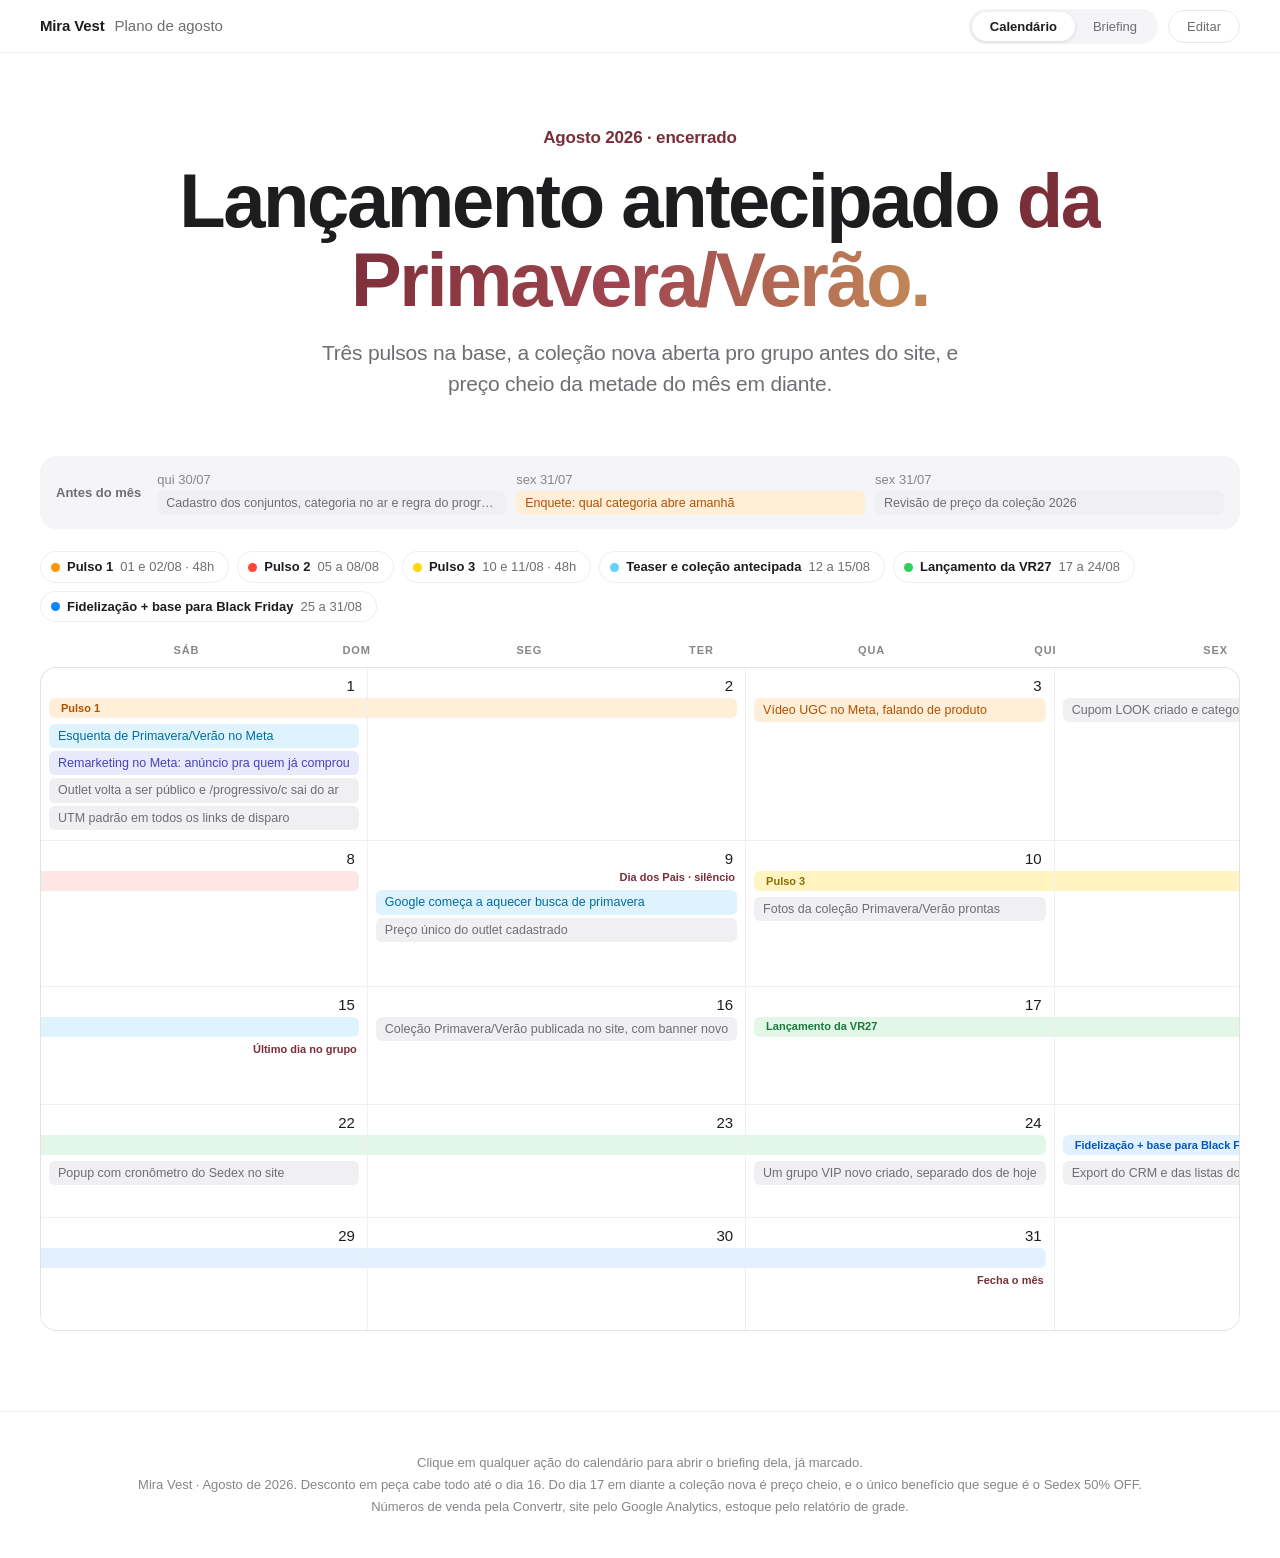
<file: index.html>
<!DOCTYPE html>
<html lang="pt-BR">
<head>
<meta charset="UTF-8">
<meta name="viewport" content="width=device-width, initial-scale=1.0">
<meta name="robots" content="noindex, nofollow">
<title>Agosto 2026 · Mira Vest · Plano em uma tela</title>
<style>
  :root{
    --wine:#7A2E38; --wine2:#A0454F;
    --ink:#1D1D1F; --ink-soft:#6E6E73; --ink-faint:#86868B;
    --paper:#FFFFFF; --tint:#F5F5F7;
    --line:rgba(0,0,0,.09); --hair:rgba(0,0,0,.06);
    --warn:#8F4F1C;
    --fs-xl:24px; --fs-lg:17px; --fs-md:15px; --fs-sm:13px;
    --sans:ui-sans-serif,-apple-system,BlinkMacSystemFont,"SF Pro Display","SF Pro Text","Segoe UI Variable Text","Segoe UI",Inter,Roboto,"Helvetica Neue",Arial,sans-serif;
    --r:16px;
  }
  *{margin:0;padding:0;box-sizing:border-box}
  html{scroll-behavior:smooth}
  body{background:var(--paper);color:var(--ink);font-family:var(--sans);font-size:var(--fs-md);
       line-height:1.5;-webkit-font-smoothing:antialiased;text-rendering:optimizeLegibility}
  h1,h2,h3{font-weight:600;letter-spacing:-.02em}

  /* ---------- navegacao fina, estilo subnav ---------- */
  header{position:sticky;top:0;z-index:50;background:rgba(255,255,255,.72);
         backdrop-filter:saturate(180%) blur(20px);-webkit-backdrop-filter:saturate(180%) blur(20px);
         border-bottom:1px solid var(--hair);padding:0 40px}
  .nav{display:flex;align-items:center;justify-content:space-between;gap:20px;flex-wrap:wrap;
       min-height:52px;padding:8px 0}
  .navleft{display:flex;align-items:baseline;gap:10px;min-width:0}
  .brand{font-size:var(--fs-md);font-weight:700;letter-spacing:-.01em;color:var(--ink)}
  .navtitle{font-size:var(--fs-md);color:var(--ink-soft);white-space:nowrap}
  .hrow{display:contents}
  .sub{display:none}

  .hactions{display:flex;align-items:center;gap:10px;flex-wrap:wrap}
  .toggle{display:flex;background:var(--tint);border-radius:999px;padding:3px;flex:none}
  .toggle button{border:0;background:transparent;font:500 var(--fs-sm) var(--sans);color:var(--ink-soft);
                 padding:7px 18px;border-radius:999px;cursor:pointer;transition:.18s}
  .toggle button:hover{color:var(--ink)}
  .toggle button.on{background:var(--paper);color:var(--ink);font-weight:600;box-shadow:0 1px 4px rgba(0,0,0,.12)}

  .ghost{border:1px solid var(--line);background:transparent;border-radius:999px;
         font:500 var(--fs-sm) var(--sans);color:var(--ink-soft);padding:8px 18px;cursor:pointer;transition:.15s}
  .ghost:hover{background:var(--tint);color:var(--ink)}
  .ghost[aria-pressed="true"]{background:var(--wine);border-color:var(--wine);color:#fff}
  .ghost.primary{border-color:var(--wine);color:var(--wine);font-weight:600}
  .ghost.primary:hover{background:var(--wine);color:#fff}

  .legend{display:flex;align-items:center;gap:6px;flex-wrap:wrap;padding:0 0 10px}
  .chip{display:inline-flex;align-items:center;gap:7px;background:transparent;border:1px solid transparent;
        border-radius:999px;padding:4px 12px 4px 10px;font:400 var(--fs-sm) var(--sans);
        color:var(--ink-soft);cursor:pointer;transition:.15s}
  .chip:hover{background:var(--tint)}
  .chip .dot{width:8px;height:8px;border-radius:50%;flex:none}
  .chip .n{color:var(--ink-faint)}
  .chip.on{background:var(--tint);border-color:var(--line);color:var(--ink);font-weight:500}
  .lg-note{font-size:var(--fs-sm);color:var(--ink-faint);margin-left:auto}

  #editbar{margin:0 0 12px;background:var(--tint);border-radius:12px;padding:10px 14px;
           font-size:var(--fs-sm);color:var(--ink-soft);line-height:1.5}
  #editbar b{color:var(--ink)}
  #editcount{color:var(--wine);font-weight:600}

  body[data-f="topo"] [data-fun]:not([data-fun="topo"]),
  body[data-f="meio"] [data-fun]:not([data-fun="meio"]),
  body[data-f="fundo"] [data-fun]:not([data-fun="fundo"]),
  body[data-f="ret"] [data-fun]:not([data-fun="ret"]),
  body[data-f="bast"] [data-fun]:not([data-fun="bast"]){opacity:.18;pointer-events:none}

  @media (prefers-reduced-motion:reduce){*{transition:none!important;animation:none!important;scroll-behavior:auto!important}}
  @media (max-height:820px){header{position:static}}

  main{padding:0 40px 80px;max-width:1560px;margin:0 auto}
  .view{display:none}.view.on{display:block}

  /* ---------- hero ---------- */
  .hero{text-align:center;padding:72px 16px 56px;max-width:980px;margin:0 auto}
  .eyebrow{font-size:var(--fs-lg);font-weight:600;color:var(--wine);margin-bottom:10px;letter-spacing:-.01em}
  .hero-t{font-size:clamp(44px,7vw,76px);line-height:1.04;letter-spacing:-.032em;font-weight:700;color:var(--ink)}
  .hero-t .grad{background:linear-gradient(100deg,var(--wine) 10%,var(--wine2) 55%,#C08457 95%);
                -webkit-background-clip:text;background-clip:text;color:transparent}
  .hero-s{font-size:clamp(17px,2.2vw,21px);line-height:1.5;color:var(--ink-soft);
          max-width:640px;margin:18px auto 0;letter-spacing:-.01em}
  .stats{display:grid;grid-template-columns:repeat(3,1fr);gap:14px;margin-top:44px}
  .stat{background:var(--tint);border-radius:20px;padding:26px 18px 22px}
  .sv{font-size:clamp(30px,3.6vw,44px);font-weight:700;letter-spacing:-.03em;color:var(--ink);line-height:1.05}
  .stat:nth-child(2) .sv{color:var(--wine)}
  .sl{font-size:var(--fs-md);color:var(--ink);font-weight:500;margin-top:8px;line-height:1.4}
  .sl span{display:block;color:var(--ink-faint);font-weight:400;font-size:var(--fs-sm);margin-top:2px}

  /* revelacao suave no scroll */
  .reveal{opacity:0;transform:translateY(16px);transition:opacity .7s cubic-bezier(.2,.6,.2,1),transform .7s cubic-bezier(.2,.6,.2,1)}
  .reveal.in{opacity:1;transform:none}
  @media (prefers-reduced-motion:reduce){.reveal{opacity:1;transform:none}}

  /* ---------- antes do mes ---------- */
  .pre{background:var(--tint);border-radius:var(--r);
       padding:14px 16px;margin-bottom:22px;display:flex;align-items:center;gap:16px;flex-wrap:wrap}
  .pre .pt{font-size:var(--fs-sm);color:var(--ink-soft);flex:none;font-weight:600}
  .pre .pitems{display:flex;gap:10px;flex-wrap:wrap;flex:1}
  .pre .pd{font-size:var(--fs-sm);color:var(--ink-faint);margin-bottom:2px}

  /* ---------- calendario, padrao Apple Calendar ---------- */
  .calwrap{overflow-x:auto;border-radius:var(--r)}
  .cal{min-width:1060px}
  .wdays{display:grid;grid-template-columns:repeat(7,1fr);margin-bottom:6px}
  .wdays div{text-align:right;padding:2px 12px 2px 0;text-transform:uppercase;
             letter-spacing:.08em;font-weight:600;font-size:11px;color:var(--ink-faint)}
  .grid{display:grid;grid-template-columns:repeat(7,1fr);gap:1px;background:var(--hair);
        border:1px solid var(--hair);border-radius:var(--r);overflow:hidden}
  .pad{background:var(--paper)}
  .day{background:var(--paper);min-height:112px;padding:8px 8px 10px;display:flex;flex-direction:column;gap:3px}
  .dhead{display:flex;justify-content:flex-end}
  .dnum{font-size:var(--fs-md);font-weight:500;color:var(--ink);line-height:1;padding:2px 4px}
  .holi{font-size:11px;font-weight:600;color:var(--wine);text-align:right;margin:-2px 2px 2px 0}
  /* barra continua de campanha, como evento de varios dias */
  .cbar{height:20px;display:flex;align-items:center;margin:0 -8px 3px;padding:0 12px;
        font-size:11px;font-weight:600;white-space:nowrap;overflow:hidden}
  .cbar span{overflow:hidden;text-overflow:ellipsis}
  .cbar[data-grp]{cursor:pointer;transition:filter .12s}
  .cbar[data-grp]:hover{filter:brightness(.95)}
  .cbar[data-grp]:focus-visible{outline:2px solid var(--wine);outline-offset:1px}
  .cbar.ini{margin-left:0;border-radius:6px 0 0 6px}
  .cbar.fim{margin-right:0;border-radius:0 6px 6px 0}
  .cbar.ini.fim{border-radius:6px}
  /* a acao e uma pilula com o nome, e so */
  .ev{display:block;width:100%;text-align:left;border:0;font-family:inherit;
      background:var(--evb,#F0F0F2);color:var(--evc,#3A3A3C);
      border-radius:6px;padding:4px 9px;font-size:12.5px;font-weight:500;line-height:1.3;
      cursor:pointer;white-space:nowrap;overflow:hidden;text-overflow:ellipsis;transition:filter .12s}
  .ev:hover{filter:brightness(.95)}
  .ev:focus-visible{outline:2px solid var(--wine);outline-offset:1px}
  .ev.bast{background:#F0F0F2;color:#6E6E73;font-weight:400}
  .camps{display:flex;gap:8px;flex-wrap:wrap;margin-bottom:18px}
  .cpill{display:flex;align-items:center;gap:7px;border:1px solid var(--hair);background:var(--paper);
         border-radius:999px;padding:5px 14px 5px 10px;font-size:var(--fs-sm);color:var(--ink-soft)}
  .cpill b{color:var(--ink);font-weight:600}
  .cpill i{width:9px;height:9px;border-radius:50%;flex:none;font-style:normal}
  .star{color:var(--wine)} .warn{color:var(--warn)}
  .kv{color:var(--ink-faint);font-weight:600;letter-spacing:.04em;font-size:.82em}

  /* ---------- briefing ---------- */
  .group{margin-bottom:72px;scroll-margin:80px}
  .ghead{display:flex;align-items:baseline;gap:12px;flex-wrap:wrap;margin-bottom:6px}
  .gdot{width:12px;height:12px;border-radius:50%;flex:none;align-self:center}
  .ghead h2{font-size:clamp(24px,3vw,34px);letter-spacing:-.025em;color:var(--ink)}
  .gcount,.gper{font-size:var(--fs-sm);color:var(--ink-faint)}
  .gmeta{margin-left:auto;font-size:var(--fs-sm);font-weight:600;border-radius:999px;padding:4px 14px}
  .gdesc{font-size:var(--fs-lg);color:var(--ink-soft);margin-bottom:22px;max-width:760px;line-height:1.55;letter-spacing:-.01em}
  .cards{display:grid;grid-template-columns:repeat(auto-fill,minmax(330px,1fr));gap:16px}

  .bc{background:var(--paper);border:1px solid var(--hair);border-radius:18px;padding:20px 22px 22px;
      display:flex;flex-direction:column;transition:box-shadow .25s,transform .25s,background .3s;scroll-margin:110px;
      box-shadow:0 1px 2px rgba(0,0,0,.03)}
  .bc:hover{box-shadow:0 10px 30px rgba(0,0,0,.08);transform:translateY(-2px)}
  .bc:focus-visible{outline:2px solid var(--wine);outline-offset:2px}
  .bc.target{background:var(--tint)}
  .bc.target .fromcal{display:inline-flex}
  .fromcal{display:none;align-items:center;gap:5px;align-self:flex-start;margin-bottom:9px;
           font-size:var(--fs-sm);font-weight:600;color:#0071E3;
           background:none;border:1px solid transparent;border-radius:999px;
           padding:3px 10px 3px 7px;margin-left:-6px;cursor:pointer;font-family:inherit;
           transition:background .15s,border-color .15s}
  .fromcal:hover{background:var(--paper);border-color:var(--line)}
  .fromcal:focus-visible{outline:2px solid var(--wine);outline-offset:2px}
  @keyframes diaflash{0%,100%{background:var(--paper)}25%,60%{background:var(--tint)}}
  .day.flash{animation:diaflash 1.3s ease-in-out}

  .bhead{display:flex;align-items:center;gap:8px;margin-bottom:6px}
  .bdate{font-size:var(--fs-sm);color:var(--ink-faint)}
  .bdate b{color:var(--ink);font-weight:600}
  .bc h3{font-size:19px;line-height:1.3;letter-spacing:-.02em;color:var(--ink);margin-bottom:14px}
  .fpill{margin-left:auto;flex:none;display:inline-flex;align-items:center;gap:6px;
         font-size:var(--fs-sm);color:var(--ink-soft);white-space:nowrap}
  .fpill i{width:8px;height:8px;border-radius:50%;flex:none;font-style:normal}

  .props{display:grid;grid-template-columns:max-content 1fr;column-gap:16px;row-gap:8px;align-items:baseline}
  .pl{font-size:var(--fs-md);color:var(--ink-faint);white-space:nowrap}
  .pv{font-size:var(--fs-md);color:var(--ink)}
  .art{margin-top:14px;background:var(--tint);border-radius:14px;padding:14px 16px}
  .art .al{font-size:var(--fs-sm);color:var(--ink-faint);margin-bottom:8px;font-weight:600;
           text-transform:uppercase;letter-spacing:.06em;font-size:11px}
  .art dl{display:grid;grid-template-columns:max-content 1fr;column-gap:14px;row-gap:7px;margin:0}
  .art dt{font-size:var(--fs-sm);color:var(--ink-faint);white-space:nowrap}
  .art dd{font-size:var(--fs-md);color:var(--ink);margin:0;line-height:1.4;white-space:pre-line}
  .art dd.big{font-weight:600}
  .art .cpy{margin-top:10px;border:0;background:transparent;padding:0;
            font:500 var(--fs-sm) var(--sans);color:#0071E3;cursor:pointer;text-decoration:none}
  .art .cpy:hover{text-decoration:underline}

  .ugc{margin-top:14px;border:1px solid var(--hair);border-radius:14px;overflow:hidden}
  .ugc .uh{background:#1D1D1F;color:#F5F5F7;padding:9px 14px;font-size:var(--fs-sm);font-weight:600}
  .ugc .ub{padding:12px 14px}
  .ugc dl{display:grid;grid-template-columns:max-content 1fr;column-gap:14px;row-gap:8px;margin:0}
  .ugc dt{font-size:var(--fs-sm);color:var(--ink-faint);white-space:nowrap}
  .ugc dd{font-size:var(--fs-md);color:var(--ink);margin:0;line-height:1.45}
  .ugc dd.hook{font-weight:600}
  .ugc .cpy{margin:10px 0 0;border:0;background:transparent;padding:0;
            font:500 var(--fs-sm) var(--sans);color:#0071E3;cursor:pointer}
  .ugc .cpy:hover{text-decoration:underline}

  .why{margin-top:14px;padding-top:13px;border-top:1px solid var(--hair);font-size:var(--fs-md);color:var(--ink-soft);line-height:1.55}
  .wbox{margin-top:12px;background:#FFF7E0;border-radius:12px;padding:12px 14px;
        font-size:var(--fs-md);color:#6B4A12;line-height:1.5}
  .wbox b{color:#B25000;font-weight:600}

  body.editando [data-e]{outline:1px dashed var(--line);outline-offset:3px;border-radius:3px;cursor:text;min-width:24px;display:inline-block}
  body.editando [data-e]:hover{outline-color:var(--ink-soft);background:var(--tint)}
  body.editando [data-e]:focus{outline:2px solid var(--wine);background:var(--paper)}
  body.editando [data-vazio]{display:block!important;opacity:.55}
  [data-vazio]{display:none}
  [data-e].mudou{background:#FBF4E9;outline-color:var(--warn)}
  .regra{margin-top:6px;font-size:var(--fs-sm);color:var(--warn);font-weight:500}

  footer{padding:40px;font-size:var(--fs-sm);color:var(--ink-faint);max-width:1560px;margin:0 auto;
         border-top:1px solid var(--hair);line-height:1.7;text-align:center}

  @media (max-width:820px){
    header,main{padding-left:18px;padding-right:18px}
    footer{padding:32px 18px}
    .hero{padding:44px 4px 36px}
    .stats{grid-template-columns:1fr;gap:10px}
    .cards{grid-template-columns:1fr}
    .lg-note{margin-left:0;flex-basis:100%}
    .navtitle{display:none}
  }

  /* ---------- acao de aniversario, vitrine bento ---------- */
  .bento{max-width:1120px;margin:0 auto;padding:8px 4px 72px}
  .b-eyebrow{text-align:center;font-size:var(--fs-lg);font-weight:600;color:#0071E3;margin-bottom:8px}
  .b-title{text-align:center;font-size:clamp(34px,5.4vw,56px);line-height:1.06;letter-spacing:-.03em;font-weight:700;color:var(--ink)}
  .b-sub{text-align:center;font-size:clamp(16px,2vw,19px);color:var(--ink-soft);max-width:640px;margin:10px auto 36px;letter-spacing:-.01em}
  .bgrid{display:grid;grid-template-columns:repeat(3,1fr);gap:16px}
  .bcard{background:var(--tint);border-radius:24px;padding:30px 26px 26px;display:flex;flex-direction:column}
  .bcard.dark{background:#1D1D1F;color:#F5F5F7}
  .bcard .bk{font-size:11px;font-weight:600;text-transform:uppercase;letter-spacing:.09em;color:var(--ink-faint);margin-bottom:16px}
  .bcard.dark .bk{color:#86868B}
  .bfree{font-size:clamp(26px,3vw,34px);font-weight:700;letter-spacing:-.025em;line-height:1.12}
  .bfree span{display:block;background:linear-gradient(90deg,#2997FF,#5E5CE6);-webkit-background-clip:text;background-clip:text;color:transparent}
  .bnote{font-size:var(--fs-md);line-height:1.5;color:var(--ink-soft);margin-top:auto;padding-top:14px}
  .bcard.dark .bnote{color:#A1A1A6}
  .ladder{display:flex;gap:8px;align-items:stretch}
  .ladder>div{flex:1;background:var(--paper);border-radius:14px;padding:15px 4px 12px;text-align:center;box-shadow:0 1px 2px rgba(0,0,0,.04)}
  .lv{display:block;font-size:clamp(20px,2.4vw,28px);font-weight:700;letter-spacing:-.02em;color:var(--ink);white-space:nowrap}
  .lv.g2{background:linear-gradient(90deg,#0071E3,#2997FF);-webkit-background-clip:text;background-clip:text;color:transparent}
  .lv.g3{background:linear-gradient(90deg,#5E5CE6,#BF5AF2);-webkit-background-clip:text;background-clip:text;color:transparent}
  .ll{display:block;font-size:var(--fs-sm);color:var(--ink-faint);margin-top:4px}
  .bchan{margin-top:16px;display:grid;grid-template-columns:repeat(3,1fr);gap:16px}
  .chcard{background:var(--paper);border:1px solid var(--hair);border-radius:20px;padding:22px 24px}
  .chcard h4{font-size:var(--fs-lg);letter-spacing:-.015em;color:var(--ink);margin-bottom:3px}
  .chcard .chw{font-size:var(--fs-sm);color:var(--ink-faint);margin-bottom:13px}
  .chcard ul{list-style:none;display:flex;flex-direction:column;gap:8px;margin:0;padding:0}
  .chcard li{font-size:var(--fs-md);color:var(--ink);display:flex;gap:9px;align-items:baseline}
  .chcard li::before{content:'\2713';font-weight:700;color:#34C759;flex:none}
  .chcard li.off{color:var(--ink-faint)}
  .chcard li.off::before{content:'\2014';color:var(--ink-faint);font-weight:400}
  @media(max-width:820px){.bento{padding-bottom:48px}.bgrid,.bchan{grid-template-columns:1fr}}

</style>
</head>
<body>

<header>
  <div class="nav">
    <div class="navleft">
      <span class="brand">Mira Vest</span>
      <span class="navtitle">Plano de agosto</span>
    </div>
    <div class="hactions">
      <div class="toggle">
        <button id="btn-cal" class="on" type="button" aria-pressed="true">Calendário</button>
        <button id="btn-brief" type="button" aria-pressed="false">Briefing</button>
      </div>
      <button id="btn-edit" class="ghost" type="button" aria-pressed="false">Editar</button>
      <button id="btn-save" class="ghost primary" type="button" hidden>Baixar atualizado</button>
    </div>
  </div>
  <div id="editbar" hidden>
    <b>Modo edição.</b> Clique em qualquer texto para mudar. Ao terminar, clique em
    <b>Baixar atualizado</b> e suba o arquivo no GitHub, senão as mudanças ficam só na sua tela.
    <span id="editcount"></span>
  </div>
</header>

<main>
<section class="hero">
  <p class="eyebrow">Agosto 2026 · encerrado</p>
  <h1 class="hero-t">Lançamento antecipado<span class="grad"> da Primavera/Verão.</span></h1>
  <p class="hero-s">Três pulsos na base, a coleção nova aberta pro grupo antes do site, e preço cheio da metade do mês em diante.</p>
</section>

  <section id="view-cal" class="view on">
    <div class="pre" id="pre"></div>
    <div class="camps" id="camps"></div>
    <div class="calwrap">
      <div class="cal">
        <div class="wdays"><div>Sáb</div><div>Dom</div><div>Seg</div><div>Ter</div><div>Qua</div><div>Qui</div><div>Sex</div></div>
        <div class="grid" id="grid"></div>
      </div>
    </div>
  </section>
  <section id="view-brief" class="view"><div id="groups"></div></section>
</main>

<footer>
Clique em qualquer ação do calendário para abrir o briefing dela, já marcado.
  <br>Mira Vest · Agosto de 2026. Desconto em peça cabe todo até o dia 16. Do dia 17 em diante a coleção nova é preço cheio, e o único benefício que segue é o Sedex 50% OFF.
  <br>Números de venda pela Convertr, site pelo Google Analytics, estoque pelo relatório de grade.
</footer>

<script>
const FUN = {
  topo:  {label:'Topo · descoberta',    short:'Topo',     c:'#FF9F0A', bg:'#FFF3E0'},
  meio:  {label:'Meio · consideração',  short:'Meio',     c:'#30D158', bg:'#E7F8EC'},
  fundo: {label:'Fundo · conversão',    short:'Fundo',    c:'#0A84FF', bg:'#E6F1FF'},
  ret:   {label:'Retenção · base',      short:'Retenção', c:'#BF5AF2', bg:'#F6EBFD'},
  bast:  {label:'Antes de ir pro ar', short:'Preparação', c:'#8E8E93', bg:'#F0F0F2'}
};

const CAMPS = {
  pulso1:    {ini:'2026-08-01', fim:'2026-08-02', c:'#FF9500', bg:'#FFEFD9', ct:'#B25000', name:'Pulso 1 · Evento de Dia dos Pais', per:'01 e 02/08 · 48h', meta:'Sáb no grupo, dom no site',
    desc:'2 peças 20%, 3 peças 30%, 4 ou mais 40%. Sábado só no grupo, domingo abre no site.'},
  pulso2:    {ini:'2026-08-05', fim:'2026-08-08', c:'#FF453A', bg:'#FFE5E3', ct:'#C2261C', name:'Pulso 2 · Cupom LOOK no inverno antigo', per:'05 a 08/08', meta:'Cupom LOOK, grupo e e-mail',
    desc:'Cupom LOOK, 50% em qualquer peça da categoria de inverno antigo, de quarta a sexta, no grupo e por e-mail, mais um sábado pra quem não conseguiu.'},
  pulso3:    {ini:'2026-08-10', fim:'2026-08-11', c:'#FFD60A', bg:'#FFF4C2', ct:'#8A6D00', name:'Pulso 3 · Outlet, preço único', per:'10 e 11/08 · 48h', meta:'Preço único, 48h no grupo',
    desc:'Preço fixo por peça nas coleções antigas, 48 horas, só no grupo.'},
  preview:   {ini:'2026-08-12', fim:'2026-08-15', c:'#64D2FF', bg:'#DFF3FF', ct:'#006C9E', name:'Teaser e coleção antecipada', per:'12 a 15/08', meta:'Preço cheio, o grupo vê antes',
    desc:'Teaser no dia 12 e a coleção nova aberta pro grupo de 13 a 15, a preço cheio, com Sedex 50% OFF.'},
  lancamento:{ini:'2026-08-17', fim:'2026-08-24', c:'#30D158', bg:'#E3F7E9', ct:'#177A3B', name:'Lançamento da VR27', per:'17 a 24/08', meta:'Preço cheio + Sedex 50% OFF',
    desc:'A coleção nova vai ao ar em todos os canais, com vídeo de criadora. Sem desconto na peça, só no frete, pelo cupom SEDEXMIRA.'},
  base:      {ini:'2026-08-25', fim:'2026-08-31', c:'#0A84FF', bg:'#E3F0FF', ct:'#0057C2', name:'Fidelização + base para Black Friday', per:'25 a 31/08', meta:'Preço cheio',
    desc:'A coleção segue vendendo e começa a captação pra novembro: quem compra e não está nos grupos, mais anúncio em 3 regiões pra encher um grupo novo.'},
  cadencia:  {c:'#BF5AF2', bg:'#F3E8FB', ct:'#7E3FA6', name:'Cadência VIP · Seg, Qua e Sex', per:'Mês todo', meta:'Teto de 3 por semana, por grupo',
    desc:'Look na segunda, caimento na quarta, ação na sexta. Teto de 3 disparos por semana, por grupo. As semanas 2 e 3 rodam acima disso.'},
  reativa:   {c:'#A2845E', bg:'#F2EBE3', ct:'#7A5C36', name:'Reserva no nome', per:'Antes de cada abertura', meta:'15 nomes por onda',
    desc:'Mensagem à mão pra quem mais compra, separando até 3 peças no nome dela por 48 horas.'},
  midia:     {c:'#5E5CE6', bg:'#E9E9FC', ct:'#4644B8', name:'Mídia contínua', per:'Mês todo', meta:'Estrutura fechada',
    desc:'As campanhas que ficam no ar o mês inteiro, por trás das ações do calendário.'},
  bastidor:  {c:'#8E8E93', bg:'#F0F0F2', ct:'#6E6E73', name:'Antes de ir pro ar', per:'O que trava o go-live', meta:'',
    desc:'Cadastro, cupom, página, preço, foto e UTM, prontos antes do dia da ação.'}
};

/*DADOS_INICIO*/
const A = [
{id:1, d:'2026-07-31', ch:'WhatsApp VIP', fmt:'Enquete com 4 cards de categoria', title:'Enquete: qual categoria abre amanhã', cta:'Vote na categoria', fun:'ret', camp:'pulso1', kv:true, obj:'Fazer o grupo votar na véspera e já entender que no sábado o desconto sobe a cada peça que ela levar.', prod:'Requisitar os 4 cards de categoria com a designer até quarta, 29/07 (artes 6 a 9). Termos de pesquisa para referência: "card enquete moda whatsapp" e "grid de categorias moda feminina".', copy:{logo:'Mira Vest',headline:'VOCÊ ESCOLHE O QUE ABRE AMANHÃ',subhead:'Casaco, casaqueto, tricô ou conjunto: a categoria mais votada abre sábado às 9h.',beneficio:'AMANHÃ, LEVAR MAIS DE UMA PEÇA VALE MAIS A PENA',body:'Vote no card da categoria que você quer ver primeiro. A mais votada abre amanhã às 9h aqui no grupo, antes do site. Já vá pensando no que falta no seu armário, porque a condição de amanhã melhora conforme você soma peças.',cta:'VOTE NA ENQUETE'}},
{id:2, d:'2026-08-01', t:'9h', ch:'WhatsApp VIP', fmt:'Card + fotos + link', title:'Pulso 1 começa: progressivo do Dia dos Pais', cta:'Ver os modelos', fun:'fundo', camp:'pulso1', kv:true, obj:'Abrir o mês na data que mais vendeu no ano passado, com a peça chegando a tempo do almoço do dia 09.', prod:'Requisitar o card com a designer até quarta, 29/07 (arte 11). Os 41 conjuntos e a regra do progressivo entram no site até quinta, 30/07. Termos de pesquisa para referência: "kv desconto progressivo moda" e "card whatsapp oferta moda feminina".', copy:{logo:'Mira Vest',headline:'CONJUNTO GANHOU A ENQUETE E ABRE HOJE',subhead:'É o que vocês votaram aqui no grupo. Pro almoço de domingo, dia 09.',oferta:'2 PEÇAS 20% · 3 PEÇAS 30% · 4 OU MAIS 40%',beneficio:'QUANTO MAIS VOCÊ LEVA, MENOS PAGA EM CADA PEÇA',body:'São 84 conjuntos, nas numerações que restaram. Conjunto sai pronto de casa e resolve o domingo sem você pensar em combinação. O desconto entra sozinho no carrinho, sem cupom, e o site inteiro está com o sedex pela metade do preço, sábado e domingo. A condição do progressivo vale sábado e domingo inteiros, e hoje ela é só aqui no grupo. Escolhendo agora, a peça chega antes do dia 09.',cta:'VER OS CONJUNTOS'}, star:true},
{id:63, d:'2026-08-01', ch:'Meta', fmt:'Vídeo comercial com imagens de peça, sem criadora', title:'Esquenta de Primavera/Verão no Meta', cta:'Entrar no Grupo VIP', fun:'topo', camp:'preview', kv:true, obj:'Mostrar a Primavera/Verão pra quem ainda não conhece a loja, 16 dias antes do lançamento, e trazer essa gente pro grupo.', prod:'Requisitar a arte com a designer até quinta, 30/07. O vídeo sobe sexta, 31/07, montado com peça da 2026 que já tem foto. Termos de pesquisa para referência: "video comercial moda feminina 15s" e "teaser colecao nova moda".', copy:{logo:'Mira Vest, grafite',headline:'A COLEÇÃO NOVA JÁ ESTÁ A CAMINHO',subhead:'Agosto ainda pede casaco, e o que vem entra junto com ele.',beneficio:'VOCÊ VÊ AS PRIMEIRAS PEÇAS ANTES DO SITE.',body:'São peças de tecido mais leve, de usar por baixo do casaco agora e sozinhas quando o dia abrir. Quem está no grupo acompanha a chegada desde as primeiras fotos. No site, elas aparecem depois.',cta:'ENTRAR NO GRUPO VIP'}},
{id:4, d:'2026-08-02', ch:'Site', fmt:'Banner do site, desktop e mobile', title:'Dia dos Pais no site, com o progressivo', cta:'Ver a seleção', fun:'meio', camp:'pulso1', kv:true, obj:'Fazer o domingo vender pra quem não está no grupo, com a mesma condição que o grupo teve no sábado.', prod:'Requisitar o banner com a designer até quarta, 29/07 (arte 4). Termos de pesquisa para referência: "hero banner ecommerce moda feminina" e "banner desconto progressivo loja".', copy:{logo:'Mira Vest, grafite',headline:'CONJUNTOS PARA O ALMOÇO DE DOMINGO',subhead:'A seleção de Dia dos Pais, para o almoço do dia 09.',oferta:'2 PEÇAS 20% · 3 PEÇAS 30% · 4 OU MAIS 40%',beneficio:'CADA PEÇA A MAIS DEIXA O PEDIDO INTEIRO MAIS BARATO',body:'São 84 conjuntos. Conjunto sai pronto de casa e resolve o domingo sem precisar de mais nada. A condição vale só hoje. O sedex sai pela metade do preço no site inteiro, sábado e domingo. Cada peça está nas numerações restantes, informadas na página do produto.',cta:'VER A SELEÇÃO'}},
{id:5, d:'2026-08-02', ch:'Meta', fmt:'Estático 1080x1350 + story', title:'Dia dos Pais no Meta, pra público frio', cta:'Ver os modelos', fun:'topo', camp:'pulso1', kv:true, obj:'Levar quem ainda não conhece a loja pra categoria de Dia dos Pais, que é a que abre o mês.', prod:'Requisitar a arte do anúncio e o story com a designer até quarta, 29/07 (arte 5). Termos de pesquisa para referência: "anuncio estatico moda feminina instagram" e "story moda feminina elegante".', copy:{logo:'Mira Vest, monograma dourado',headline:'O CONJUNTO QUE RESOLVE O DOMINGO',subhead:'Do almoço em família ao café da tarde, sem trocar de roupa no meio do dia.',beneficio:'SAI PRONTO DE CASA, SEM PENSAR EM COMBINAÇÃO.',body:'Conjuntos para os domingos de agosto, com as duas peças pensadas juntas. Sedex pela metade do preço no site inteiro neste fim de semana. Cada modelo está disponível apenas nas numerações restantes, informadas na página da peça.',cta:'VER OS MODELOS'}},
{id:45, d:'2026-08-03', ch:'Meta', fmt:'Vídeo UGC já existente, só para anúncio no Meta', title:'Vídeo UGC no Meta, falando de produto', cta:'Ver o modelo', fun:'meio', camp:'pulso1', kv:true, obj:'Vender uma peça da abertura no Meta, com a criadora falando a ficha dela.', prod:'Selecionar o vídeo, criar a copy e o CTA até domingo, 02/08.', ugc:{produto:'A escolher, dentro dos agasalhos que abrem o mês',tipo:'Vídeo UGC que já existe, com a criadora falando do produto e mostrando o detalhe da peça'}},
{id:9, d:'2026-08-05', t:'11h', ch:'WhatsApp VIP', fmt:'Card + link', title:'Pulso 2 começa: cupom LOOK no inverno antigo', cta:'Ver a categoria', fun:'fundo', camp:'pulso2', kv:true, obj:'Girar o que sobrou do inverno antigo com 50% em qualquer peça da categoria.', prod:'Requisitar o card com a designer até segunda, 03/08. O cupom LOOK e a categoria entram no site até terça, 04/08. Termos de pesquisa para referência: "kv cupom de desconto moda" e "card whatsapp cupom loja roupa".', copy:{logo:'Mira Vest',headline:'A TERCEIRA PEÇA QUE FALTA NO SEU INVERNO',subhead:'Casacos, casaquetos e tricôs do inverno passado, nas numerações que ainda existem.',oferta:'CUPOM LOOK: 50% EM QUALQUER PEÇA',beneficio:'A PEÇA QUE VOCÊ PÕE POR CIMA DO QUE JÁ TEM',body:'Escolha as peças, digite LOOK no campo do cupom e o desconto entra antes de você fechar o carrinho. Vale de hoje até as 22h de sexta. Aqui no Sul agosto ainda pede casaco, e é isso que está nessa categoria.',cta:'VER A CATEGORIA AQUI'}, star:true},
{id:67, d:'2026-08-05', ch:'Site', fmt:'Banner do site, desktop e mobile', title:'Categoria de inverno antigo no site, onde o cupom entra', cta:'Ver as peças de inverno', fun:'meio', camp:'pulso2', kv:true, obj:'Ter a categoria pronta no site antes do pulso abrir. É nela que o cupom LOOK é digitado, venha a cliente do grupo, do e-mail ou do anúncio.', prod:'Requisitar o banner com a designer até segunda, 03/08. A categoria de inverno antigo entra no site até terça, 04/08. Termos de pesquisa para referência: "banner categoria inverno ecommerce" e "hero site moda inverno feminino".', copy:{logo:'Mira Vest, grafite',headline:'AGOSTO NO SUL AINDA PEDE CASACO',subhead:'A categoria de inverno segue no ar, nas numerações que ainda existem.',beneficio:'PEÇAS QUE COMBINAM ENTRE SI.',body:'Casacos, tricôs, calças e conjuntos que fecham o look sem precisar de mais nada. Cada modelo está disponível apenas nas numerações restantes, informadas na página do produto.',cta:'VER AS PEÇAS DE INVERNO'}},
{id:10, d:'2026-08-05', t:'11h', ch:'E-mail (RD)', fmt:'E-mail 1 · base completa', title:'Pulso 2 por e-mail, com o mesmo cupom LOOK', cta:'Ver as peças de inverno', fun:'meio', camp:'pulso2', kv:true, obj:'Levar o cupom LOOK pra base inteira de e-mail, com a mesma condição que o grupo recebeu.', prod:'Programar o envio até terça, 04/08, com o cupom já cadastrado (b5). Termos de pesquisa para referência: "email marketing moda feminina layout" e "newsletter loja de roupa cupom".', copy:{logo:'Mira Vest, grafite',headline:'AGOSTO NO SUL AINDA PEDE CASACO',subhead:'A categoria de inverno segue no ar, nas numerações que ainda existem.',oferta:'CUPOM LOOK: 50% EM QUALQUER PEÇA',beneficio:'A PEÇA QUE VOCÊ PÕE POR CIMA DO QUE JÁ TEM',body:'São casacos, casaquetos e tricôs de inverno, cada modelo com as numerações restantes informadas na página. Escolha as peças, digite LOOK no campo do cupom e o desconto entra antes de você fechar o carrinho. Vale até as 22h de sexta.',cta:'VER AS PEÇAS DE INVERNO'}},
{id:46, d:'2026-08-06', ch:'Meta', fmt:'Vídeo UGC já existente, só para anúncio no Meta', title:'Vídeo UGC no Meta, peça do inverno antigo', cta:'Ver o modelo', fun:'fundo', camp:'pulso2', kv:true, obj:'Tirar a dúvida de caimento de quem vê o anúncio no Meta, mostrando a peça no corpo da criadora.', prod:'Selecionar o vídeo, criar a copy e o CTA até terça, 04/08.', ugc:{produto:'A escolher, dentro da categoria de inverno antigo',tipo:'Vídeo UGC que já existe, com a criadora falando do produto e mostrando o detalhe da peça'}},
{id:12, d:'2026-08-07', ch:'Meta + WhatsApp VIP', fmt:'Montagem de look, várias imagens', title:'Fotos de look montado, vão no disparo de sexta', cta:'Ver a seleção', fun:'meio', camp:'pulso2', kv:true, obj:'Mostrar o look montado inteiro no Meta e no grupo, no último dia do cupom LOOK.', prod:'Requisitar a montagem com a designer até quarta, 05/08. Termos de pesquisa para referência: "look montado kv" e "flat lay look inverno feminino".'},
{id:13, d:'2026-08-07', t:'10h30', ch:'WhatsApp VIP', fmt:'Foto de look + link', title:'Pulso 2 último dia: cupom LOOK até 22h', cta:'Ver o look completo', fun:'fundo', camp:'pulso2', kv:true, obj:'Fazer quem já levou uma peça na semana voltar na sexta, antes das 22h, quando o cupom LOOK sai do ar.', prod:'Requisitar a foto de look com a designer até quinta, 06/08. O disparo leva junto a montagem do id 12. Termos de pesquisa para referência: "foto look completo moda feminina" e "look do dia mulher 40 anos".', copy:{logo:'Mira Vest',headline:'FALTA UMA PEÇA PRO SEU LOOK FECHAR',subhead:'Casaco, tricô e calça: esse look saiu inteiro da categoria de inverno.',oferta:'CUPOM LOOK: 50% EM QUALQUER PEÇA · ATÉ AS 22H DE HOJE',beneficio:'O MESMO DESCONTO, LEVANDO UMA OU LEVANDO TRÊS',body:'Se você levou uma peça na quarta, hoje o conjunto fecha: digite LOOK no campo do cupom antes de finalizar o carrinho. O cupom sai do ar às 22h de hoje.',cta:'VER O LOOK COMPLETO'}},
{id:15, d:'2026-08-08', t:'9h', ch:'WhatsApp VIP', fmt:'Card + link', title:'Cupom LOOK reabre, um sábado só', cta:'Escolher as peças', fun:'fundo', camp:'pulso2', obj:'Dar mais um sábado pra quem não conseguiu escolher na semana, com o cupom LOOK valendo só nesse dia.', prod:'A designer reaproveita o card de quarta e troca a faixa de horário.', copy:{logo:'Mira Vest',headline:'MAIS UM SÁBADO PRA ESCOLHER COM CALMA',subhead:'O cupom LOOK voltou, na mesma categoria de inverno da semana.',oferta:'CUPOM LOOK: 50% EM QUALQUER PEÇA · SÓ HOJE, ATÉ AS 22H',beneficio:'DÁ TEMPO DE FECHAR O LOOK QUE VOCÊ DEIXOU PENSANDO',body:'É o mesmo de quarta: digite LOOK no campo do cupom antes de fechar o carrinho. Às 22h ele sai do ar e a categoria continua no site pelo preço de sempre.',cta:'ESCOLHER AS PEÇAS AQUI'}},
{id:60, d:'2026-08-09', ch:'Google', fmt:'Search e Shopping', title:'Google começa a aquecer busca de primavera', fun:'topo', camp:'preview', obj:'Fazer a loja aparecer pra quem já procura roupa de primavera no Google, 8 dias antes do lançamento público.', prod:'Os termos de busca e os grupos de anúncio ficam prontos até sábado, 08/08.'},
{id:17, d:'2026-08-10', t:'10h30', ch:'WhatsApp VIP', fmt:'Card + link do outlet', title:'Pulso 3 começa: outlet com preço único', cta:'Abrir o outlet', fun:'fundo', camp:'pulso3', kv:true, obj:'Vender pro grupo, em 48 horas, os 599 modelos que só têm poucos tamanhos.', prod:'Requisitar o card com a designer até quinta, 06/08. O preço único entra no site até domingo, 09/08. Termos de pesquisa para referência: "kv preco unico moda" e "card outlet preco fixo loja".', copy:{logo:'Mira Vest',headline:'O OUTLET ABRE HOJE, SÓ NO GRUPO',subhead:'599 modelos nas últimas numerações, hoje e amanhã.',oferta:'PREÇO ÚNICO DE R$ [confirmar] POR PEÇA',beneficio:'O MESMO VALOR EM QUALQUER PEÇA, DA MALHA AO CASACO',body:'Abre agora e fecha amanhã à noite, só aqui no grupo. Tem tricô pra usar com jeans, casaqueto que resolve o compromisso da tarde e conjunto que já sai pronto de casa. O link mostra o que ainda existe no seu número.',cta:'ABRIR O OUTLET AQUI'}, star:true},
{id:61, d:'2026-08-10', ch:'Meta', fmt:'Estático, catálogo por categoria', title:'Outlet no Meta: entraram peças novas', cta:'Ver o outlet', fun:'topo', camp:'pulso3', kv:true, obj:'Levar quem vê o anúncio no Meta pro outlet, mostrando que entraram peças novas.', prod:'Requisitar a arte do catálogo com a designer até sexta, 07/08. Termos de pesquisa para referência: "anuncio catalogo moda meta ads" e "grid de produtos outlet moda".', copy:{logo:'Mira Vest, grafite',headline:'ENTRARAM PEÇAS NOVAS NO OUTLET',subhead:'Tricôs, casaquetos, conjuntos e casacos que saíram de coleção e continuam vestindo bem.',beneficio:'PEÇA DE COLEÇÃO, PREÇO DE OUTLET',body:'As peças estão separadas por categoria e por numeração, com o preço de cada uma na própria página. Cada modelo sai nas numerações que restaram, e o filtro por numeração mostra só o que serve em você.',cta:'VER O OUTLET'}},
{id:68, d:'2026-08-11', t:'10h30', ch:'WhatsApp VIP', fmt:'Card + link', title:'Pulso 3 último dia: preço único até 22h', cta:'Ver as peças', fun:'fundo', camp:'pulso3', obj:'Fazer quem deixou peça na lista na segunda voltar e fechar a compra antes das 22h, quando as 48 horas acabam.', prod:'A designer reaproveita o card de segunda e troca a faixa de horário.', copy:{logo:'Mira Vest',headline:'A LISTA DE ONTEM FECHA HOJE',subhead:'Último dia do preço único nos 599 modelos do outlet.',oferta:'PREÇO ÚNICO DE R$ [confirmar] POR PEÇA, SÓ HOJE',beneficio:'VOCÊ ESCOLHE PELO MODELO, NÃO PELO PREÇO',body:'Se ficou peça na sua lista de ontem, é hoje que ela sai por esse valor. As numerações são as que restaram de cada modelo, dá pra ver o seu número direto no link. Depois de hoje o outlet continua no ar, com o preço normal dele.',cta:'VER AS PEÇAS AQUI'}},
{id:31, d:'2026-08-11', ch:'Meta', fmt:'Vídeo UGC já existente, só para anúncio no Meta', title:'Vídeo UGC no Meta, peça do outlet', cta:'Ver o modelo', fun:'meio', camp:'pulso3', kv:true, obj:'Vender uma peça do outlet pra quem vê anúncio no Meta, com a criadora falando a ficha dela.', prod:'Selecionar o vídeo, criar a copy e o CTA até domingo, 09/08.', ugc:{produto:'A escolher, dentro dos 599 modelos do outlet',tipo:'Vídeo UGC que já existe, com a criadora falando do produto e mostrando o detalhe da peça'}},
{id:62, d:'2026-08-12', t:'11h', ch:'WhatsApp VIP', fmt:'Texto + fotos de bastidor', title:'Teaser da coleção nova, só no grupo', cta:'Nada de link, o aviso é o próprio grupo', fun:'ret', camp:'preview', kv:true, obj:'Avisar o grupo que amanhã ele vê a coleção nova antes do site, sem mostrar as peças hoje.', prod:'As fotos de bastidor saem na loja, na véspera, e vão junto com o texto. Termos de pesquisa para referência: "bastidor loja de roupa instagram" e "teaser colecao arara loja".', copy:{headline:'AMANHÃ VOCÊ VÊ ANTES DO SITE',subhead:'Um pedaço do bastidor da Primavera/Verão, sem estragar a surpresa.',beneficio:'O GRUPO ESCOLHE PRIMEIRO, COM A GRADE INTEIRA.',body:'Hoje eu só mostro o bastidor: a caixa chegando, a cor separada em cima da mesa, a arara sendo montada. Amanhã, às 10h30, a coleção nova abre aqui no grupo com link fechado, antes do site. Deixa o celular por perto, o aviso vem por aqui.',cta:'AMANHÃ ÀS 10H30, AQUI'}},
{id:48, d:'2026-08-12', t:'noite', ch:'WhatsApp 1:1', fmt:'Mensagem pessoal, 15 nomes', title:'Reserva no nome: 15 mensagens à mão', cta:'Me diz o seu número', fun:'ret', camp:'reativa', obj:'Fazer 15 clientes que pararam de comprar voltarem, com o tamanho delas guardado no nome antes de a peça acabar.', prod:'A lista sai da API terça, 11/08, ordenada por quanto cada cliente já comprou. As 15 mensagens vão à mão, uma por nome.', copy:{headline:'EU SEPARO O SEU NÚMERO ANTES',subhead:'Oi, [nome]! Amanhã a coleção nova abre aqui no grupo, antes do site.',beneficio:'ATÉ 3 PEÇAS SEPARADAS NO SEU NOME',body:'Me diz o seu número e o que você procura. Eu separo antes de abrir e seguro por 48 horas, sem compromisso de fechar na hora.'}},
{id:23, d:'2026-08-13', t:'10h30', ch:'WhatsApp VIP', fmt:'Card + fotos + link fechado', title:'Coleção antecipada abre, só no grupo (13 a 15)', cta:'Ver a coleção', fun:'fundo', camp:'preview', kv:true, obj:'Deixar o grupo comprar a coleção nova de 13 a 15, quatro dias antes do site e a preço cheio.', prod:'As fotos da coleção ficam prontas até segunda, 10/08. Requisitar o card com a designer, e link fechado e cupom de sedex entram até quarta, 12/08. Termos de pesquisa para referência: "kv lancamento colecao moda" e "card whatsapp acesso antecipado".', copy:{logo:'Mira Vest',headline:'A COLEÇÃO NOVA ABRE AQUI ANTES DO SITE',subhead:'Hoje, sexta e sábado, a Primavera/Verão só pro grupo.',oferta:'SEDEX PELA METADE',beneficio:'ESCOLHER PRIMEIRO, COM A GRADE INTEIRA NA SUA FRENTE',body:'Não tem desconto na peça, e isso é de propósito: coleção nova entra a preço cheio, aqui e no site. O que muda pra você é o tempo: você escolhe agora, com a grade completa, e o Sedex sai com 50% OFF. O link é fechado e fica só no grupo. Na segunda a coleção abre pro site.',cta:'VER A COLEÇÃO NOVA'}, star:true},
{id:69, d:'2026-08-13', ch:'Site', fmt:'Faixa de frete na página da coleção', title:'Sedex 50% OFF entra na página da coleção nova', cta:'Ver as peças', fun:'fundo', camp:'preview', kv:true, obj:'Fazer quem está fechando a compra ver o Sedex 50% OFF na página da coleção, com a peça a preço cheio.', prod:'Requisitar a faixa de frete com a designer até quarta, 12/08. O cupom de sedex entra na mesma data (b10). Termos de pesquisa para referência: "faixa de frete ecommerce" e "banner frete promocional loja".', copy:{headline:'O FRETE DA COLEÇÃO NOVA',subhead:'Vale nas peças de Primavera/Verão, escolhendo Sedex no fechamento do pedido.',oferta:'SEDEX 50% OFF',beneficio:'VOCÊ RECEBE RÁPIDO SEM PAGAR O SEDEX INTEIRO',body:'Escolha o Sedex na hora de fechar o pedido e o frete sai pela metade. O desconto é no frete, a peça segue a preço cheio. O prazo aparece com o seu CEP antes de você confirmar.',cta:'VER AS PEÇAS'}},
{id:47, d:'2026-08-01', ch:'Meta', fmt:'Catálogo, público de compradoras', title:'Remarketing no Meta: anúncio pra quem já comprou', cta:'Ver a peça', fun:'ret', camp:'midia', kv:true, obj:'Mostrar anúncio do catálogo todos os 31 dias de agosto pra quem já comprou na loja, gastando pouco por dia.', prod:'Requisitar a arte com a designer até quinta, 30/07. O anúncio sobe sábado, 01/08, junto com a otimização de preço. Termos de pesquisa para referência: "anuncio catalogo dinamico moda" e "meta advantage catalogo loja de roupa".', copy:{logo:'Mira Vest, grafite',headline:'VOCÊ JÁ CONHECE O CAIMENTO',subhead:'Coleção 2026 no ar, com uma nova peça em destaque toda semana.',beneficio:'ESCOLHER A PRÓXIMA FICA MAIS FÁCIL',body:'Alfaiataria, tricôs e vestidos com as medidas de cada modelo na página. Você compara com a peça que já tem e define sua numeração com mais segurança.',cta:'VER A PEÇA'}},
{id:27, d:'2026-08-17', t:'10h30', ch:'Grupo VIP + site + Meta + Google + e-mail + bio', fmt:'Vídeo de criadora apresentando a coleção', title:'Lançamento geral da VR27', cta:'Ver a coleção', fun:'fundo', camp:'lancamento', kv:true, obj:'Colocar a coleção de Primavera/Verão no ar em todos os canais no dia 17, a preço cheio, com o Sedex 50% OFF como único benefício.', prod:'Fechar a escolha das peças do vídeo. Requisitar banner e artes com a designer até quinta, 13/08. A coleção sobe no site até domingo, 16/08. Termos de pesquisa para referência: "kv lancamento primavera verao moda" e "campanha colecao nova banner site".', copy:{logo:'Mira Vest, grafite',headline:'A PRIMAVERA/VERÃO ENTRA HOJE NO SITE',subhead:'Na semana de estreia, o Sedex sai com 50% OFF.',beneficio:'A GRADE INTEIRA NO AR E O FRETE PESANDO MENOS',body:'O Grupo VIP viu essas peças na quinta. Hoje elas entram no site com a grade inteira, e o vídeo mostra como cada uma se mexe: sentando, levantando e andando. São vestidos, alfaiataria leve e tricô de meia estação, de usar por baixo do casaco agora e sozinhos quando o dia abrir. A peça entra a preço cheio, o desconto é no frete: escolhendo Sedex no fechamento do pedido, ele sai com 50% OFF. As numerações de cada modelo estão na página do produto.',cta:'VER A PRIMAVERA/VERÃO'}, star:true},
{id:74, d:'2026-08-18', t:'10h30', ch:'WhatsApp VIP', fmt:'Mensagem de texto, sem arte', title:'Reforço do lançamento no grupo, só texto', cta:'Ver a coleção', fun:'fundo', camp:'lancamento', obj:'Pegar no dia seguinte quem não abriu o vídeo de ontem, com uma mensagem que não parece anúncio.', prod:'Não tem arte, só texto escrito na hora.', copy:{headline:'ONTEM A PRIMAVERA/VERÃO ABRIU NO SITE',subhead:'Aqui no grupo vocês já estavam com ela desde quinta. 💛',oferta:'SEDEX COM 50% OFF',beneficio:'A GRADE INTEIRA, COM TODAS AS NUMERAÇÕES NO AR',body:'Se você ainda não escolheu a sua, hoje é um bom dia pra olhar com calma: a grade está inteira, com todas as numerações no ar.  A combinação que eu mais gosto dessa coleção é o vestido de manga curta com o casaqueto por cima. De manhã aqui no Sul ainda está frio, e à tarde você tira o casaqueto e o vestido resolve sozinho, do trabalho ao jantar.  A peça é preço cheio, aqui e no site. O que muda pra você é o frete: *escolhendo Sedex no fechamento do pedido, ele sai com 50% OFF*.  Se quiser conferir numeração, me chama aqui que eu vejo pra você.  👉 [link da coleção]',cta:'ABRIR O LINK DA COLEÇÃO'}},
{id:29, d:'2026-08-19', t:'11h', ch:'WhatsApp VIP', fmt:'Vídeo tradicional editado ou de criadora', title:'Prova de caimento no grupo: peça da VR27', cta:'Ver no site', fun:'meio', camp:'cadencia', kv:true, obj:'Mostrar no grupo como veste a peça que acabou de chegar, pra tirar a dúvida de caimento antes da compra.', prod:'Fechar a escolha da peça e do formato. O vídeo é gravado em lote até segunda, 17/08.', copy:{logo:'Mira Vest',headline:'ESSA PEÇA PARADA NA FOTO NÃO CONTA TUDO',subhead:'Um vídeo curto com ela em movimento, do jeito que veste de verdade.',oferta:'SEDEX COM 50% OFF',beneficio:'MENOS DÚVIDA NA HORA DE ESCOLHER A SUA NUMERAÇÃO',body:'Separamos essa pra hoje. Repara no vídeo: o tecido quando ela senta e levanta, a manga quando ela ergue o braço e o comprimento quando ela anda. É isso que a foto parada não conta. Serve pro compromisso da tarde e segue pro jantar, trocando só o sapato. A peça é preço cheio, e o 50% OFF é no Sedex, não na roupa. Se ficar dúvida de numeração, me chama aqui que eu confiro com você.',cta:'VER ESSA PEÇA NO SITE'}},
{id:75, d:'2026-08-20', ch:'E-mail (RD)', fmt:'E-mail 2 · base completa', title:'E-mail da VR27 pra base, com o SEDEXMIRA', cta:'Ver a coleção', fun:'meio', camp:'lancamento', kv:true, obj:'Levar a coleção nova pra base inteira de e-mail e dar o cupom de frete pra tirar a última objeção.', prod:'Programar o envio até quarta, 19/08, com os cupons já criados (b13). Termos de pesquisa para referência: "email lancamento colecao moda" e "newsletter colecao nova layout".', copy:{logo:'Mira Vest, grafite',headline:'A PRIMAVERA/VERÃO JÁ ESTÁ NO SITE',subhead:'Vestidos, alfaiataria leve e tricô de meia estação, com a grade no ar desde segunda.',oferta:'SEDEX 50% OFF · CUPOM SEDEXMIRA',beneficio:'A ENTREGA RÁPIDA PESA MENOS NA SUA CONTA',body:'São peças de tecido mais leve, que combinam com o casaco que você ainda está usando agora em agosto. A coleção nova entra a preço cheio. O que muda é o frete: digite SEDEXMIRA no campo do cupom e escolha Sedex no fechamento do pedido, que ele sai com 50% OFF. O desconto é no frete, a peça segue pelo preço dela. As numerações de cada modelo estão na página do produto.',cta:'VER A COLEÇÃO NOVA'}},
{id:76, d:'2026-08-20', t:'noite', ch:'WhatsApp 1:1', fmt:'Mensagem pessoal, melhores clientes do RFM', title:'Condição especial 1:1 pras melhores do RFM', cta:'Me diz qual você prefere', fun:'ret', camp:'lancamento', obj:'Tratar as melhores clientes por nome e deixar ela escolher entre frete grátis e meio Sedex.', prod:'Puxar o recorte de RFM até quarta, 19/08, e mandar uma por uma.', copy:{headline:'VOCÊ ESCOLHE COMO QUER RECEBER',subhead:'Oi, [nome]! A coleção de Primavera/Verão está no ar e eu separei duas condições de frete pra você.',oferta:'FRETE GRÁTIS OU SEDEX COM 50% OFF',beneficio:'VOCÊ ESCOLHE ENTRE NÃO PAGAR FRETE OU RECEBER ANTES',body:'São duas e você usa uma, não dá pra somar as duas no mesmo pedido. FRETEGRATIS zera o frete no envio comum, que resolve bem se você não tem pressa. SEDEXMIRA deixa o Sedex com 50% OFF, e é o que chega mais rápido. Nos dois casos o desconto é no frete, a peça segue pelo preço dela, porque coleção nova é preço cheio. Me diz qual das duas você prefere que eu mando o link com o cupom já escrito. Se quiser, eu confiro a sua numeração antes de você fechar.',cta:'ME DIZ QUAL DAS DUAS VOCÊ PREFERE'}},
{id:64, d:'2026-08-21', t:'10h30', ch:'WhatsApp VIP', fmt:'Fotos de produto com preço + link', title:'Curadoria de peça e preço da VR27, no grupo', cta:'Ver o look completo', fun:'meio', camp:'lancamento', kv:true, obj:'Fazer o grupo levar mais de uma peça por pedido na primeira semana da coleção nova.', prod:'Requisitar as fotos com preço à designer até quinta, 20/08. Termos de pesquisa para referência: "card de produto com preco whatsapp" e "catalogo moda preco na foto".', copy:{logo:'Mira Vest',headline:'PEÇA E PREÇO NA SUA FRENTE',subhead:'Escolhi da Primavera/Verão o que combina entre si, cada uma com o preço na foto.',oferta:'SEDEX 50% OFF · CUPOM SEDEXMIRA',beneficio:'DUAS PEÇAS QUE COMBINAM RESOLVEM A SEMANA INTEIRA',body:'Mandei foto por foto com o preço embaixo, pra você ver sem precisar abrir nada.  A calça de alfaiataria leve fecha com a blusa e vira look de trabalho. Trocando a blusa pelo tricô, a mesma calça sai pro fim de semana. O vestido resolve o dia sozinho, é só mudar o sapato e o brinco.  👉 O link de cada peça vai logo abaixo da foto dela. No fechamento do pedido, digite *SEDEXMIRA* e o Sedex sai com 50% OFF. O desconto é no frete, a peça segue pelo preço que está na foto.  Dúvida de numeração, me chama aqui que eu confiro pra você.',cta:'VER A PEÇA DA FOTO'}},
{id:77, d:'2026-08-23', ch:'Site', fmt:'Popup com cronômetro', title:'Popup do Sedex entra no site, sai dia 24', cta:'Ver a coleção', fun:'fundo', camp:'lancamento', kv:true, obj:'Empurrar a decisão de quem está olhando a coleção no domingo, que é quando ela navega e não fecha.', prod:'Requisitar o popup com a designer até sábado, 22/08. O cronômetro entra no site na mesma data (b14). Termos de pesquisa para referência: "popup contador regressivo ecommerce" e "popup de frete site loja".', copy:{logo:'Mira Vest, grafite',headline:'ANTES DE VOCÊ FECHAR A PÁGINA',subhead:'O pedido que fecha hoje sai pra postagem amanhã de manhã.',oferta:'SEDEX 50% OFF · CUPOM SEDEXMIRA',beneficio:'DECIDIR HOJE ADIANTA A SUA ENTREGA',body:'Digite SEDEXMIRA no campo do cupom e escolha Sedex no fechamento do pedido: o frete sai com 50% OFF. O desconto é no frete, a peça da coleção nova segue pelo preço dela. O contador aqui em cima marca o tempo até a postagem de amanhã de manhã, então o que você fechar agora já entra nela. O prazo com o seu CEP aparece antes de você confirmar.',cta:'USAR O SEDEXMIRA'}},
{id:52, d:'2026-08-24', ch:'Meta', fmt:'Vídeo UGC já existente, só para anúncio no Meta', title:'Vídeo UGC no Meta, ficha de peça da VR27', cta:'Ver a peça', fun:'meio', camp:'lancamento', kv:true, obj:'Vender uma peça da VR27 no Meta com a criadora falando a ficha dela.', prod:'Selecionar o vídeo, criar a copy e o CTA até domingo, 23/08.', ugc:{produto:'A escolher, dentro da VR27',tipo:'Vídeo UGC que já existe, com a criadora falando do produto e mostrando o detalhe da peça'}},
{id:34, d:'2026-08-24', t:'10h30', ch:'WhatsApp VIP', fmt:'Vídeo de criadora adaptado pro WhatsApp', title:'O mesmo vídeo do Meta, adaptado pro grupo', cta:'Ver a peça do vídeo', fun:'meio', camp:'lancamento', kv:true, obj:'Levar pro grupo a prova de caimento da peça que sobe no Meta hoje, com o benefício de frete junto.', prod:'É o mesmo vídeo do Meta de hoje, adaptado para o WhatsApp antes do disparo.', copy:{logo:'Mira Vest',headline:'CAIMENTO SÓ SE VÊ EM MOVIMENTO',subhead:'A peça do vídeo de hoje, no corpo e não no cabide.',oferta:'SEDEX 50% OFF · CUPOM SEDEXMIRA',beneficio:'VOCÊ VÊ COMO A PEÇA CAI ANTES DE ESCOLHER O SEU NÚMERO',body:'Você viu essa coleção aqui antes do site, então o vídeo de hoje começa pelo grupo. Repara em como o tecido se comporta quando ela se mexe: é isso que a foto parada não conta. A peça segue a preço cheio, como toda a Primavera/Verão. O desconto é no frete: digite SEDEXMIRA no fechamento e o Sedex sai com 50% OFF.  Se ficar dúvida de numeração, me chama aqui que eu confiro com você.  👉 [link da peça]',cta:'VER A PEÇA DO VÍDEO'}},
{id:78, d:'2026-08-25', ch:'Meta', fmt:'Estático de captação, segmentado por região', title:'Aquecimento de Black Friday: captação regional', cta:'Entrar no Grupo VIP', fun:'topo', camp:'base', kv:true, obj:'Encher um grupo VIP novo antes de novembro, com anúncio rodando em São Paulo, Paraná e Minas.', prod:'Fechar a escolha da peça e requisitar a arte com a designer até segunda, 24/08: coleção anterior, meia estação. O grupo novo tem que existir antes (b15). Termos de pesquisa para referência: "anuncio captacao grupo whatsapp" e "criativo entrar no grupo vip loja".', copy:{logo:'Mira Vest, grafite',headline:'A BLACK FRIDAY DA MIRA VEST COMEÇA NO GRUPO',subhead:'As condições de novembro são avisadas primeiro no WhatsApp de quem está no Grupo VIP.',beneficio:'QUEM ESTÁ NO GRUPO FICA SABENDO ANTES',body:'A entrada é pelo botão abaixo. Enquanto novembro não chega, o grupo acompanha as peças de meia estação que já estão no ar: casaquetos, tricôs e blusas que servem no fim do frio e no começo do calor.',cta:'ENTRAR NO GRUPO VIP'}},
{id:37, d:'2026-08-26', t:'11h', ch:'WhatsApp VIP', fmt:'Vídeo de criadora ou vídeo tradicional', title:'Prova de caimento no grupo: segunda peça', cta:'Ver no site', fun:'meio', camp:'cadencia', kv:true, obj:'Repetir no grupo o vídeo de caimento, agora com a peça que mais vende da coleção nova.', prod:'Fechar a escolha da peça e do formato. O vídeo vem do lote 2.'},
{id:30, d:'2026-08-26', t:'11h', ch:'E-mail (RD)', fmt:'E-mail 3 · hibernando e perdidas', title:'E-mail de reativação: 990 clientes paradas', cta:'Ver a coleção', fun:'ret', camp:'base', kv:true, obj:'Chamar de volta as 990 clientes que estão paradas, antes de montar a lista de novembro.', prod:'Requisitar o layout com a designer e deixar o recorte pronto no RD até segunda, 24/08. Termos de pesquisa para referência: "email reativacao de cliente moda" e "newsletter volta pra loja roupa".'},
{id:38, d:'2026-08-27', ch:'Meta', fmt:'Vídeo UGC já existente ou Fashion Reels, só no Meta', title:'Vídeo de produto no Meta, peça da VR27', cta:'Ver o modelo', fun:'meio', camp:'base', kv:true, obj:'Vender uma peça da VR27 no Meta, em vídeo de criadora ou em Fashion Reels.', prod:'Selecionar o vídeo, criar a copy e o CTA até quarta, 26/08.', ugc:{produto:'A escolher, dentro da VR27',tipo:'Vídeo UGC que já existe ou Fashion Reels, com a peça em uso'}},
{id:39, d:'2026-08-28', t:'10h30', ch:'WhatsApp VIP', fmt:'Curadoria de looks + link', title:'Curadoria de looks no grupo, com o SEDEXMIRA', cta:'Me chama que eu separo', fun:'fundo', camp:'base', kv:true, obj:'Fazer a sexta vender no grupo com peça nova e atendimento no WhatsApp, sem abrir desconto.', prod:'Requisitar a montagem da curadoria com a designer até quinta, 27/08. As fotos saem do catálogo, sem ensaio novo. Termos de pesquisa para referência: "curadoria de looks whatsapp" e "carrossel de looks moda feminina".', copy:{logo:'Mira Vest',headline:'OS LOOKS QUE EU MONTEI PRA ESTA SEXTA',subhead:'Peças da Primavera/Verão combinadas entre si, com a numeração de cada uma no link.',oferta:'SEDEX 50% OFF · CUPOM SEDEXMIRA',beneficio:'VOCÊ ESCOLHE O LOOK PRONTO E EU CONFIRO O SEU NÚMERO',body:'Cada foto é um look fechado: vestido com casaqueto pra sexta à noite, alfaiataria leve pro trabalho e tricô com jeans pro fim de semana. Se você ficar entre dois, me chama no privado que eu olho o seu número e separo pra você. No frete: digite *SEDEXMIRA* no fechamento e o Sedex sai com 50% OFF. A peça continua a preço cheio, o desconto é no frete.',cta:'ME CHAMA QUE EU SEPARO'}},
{id:66, d:'2026-08-25', ch:'Base (CRM + grupos)', fmt:'Cruzamento de lista, sem arte', title:'Levantamento de base para Black Friday', fun:'ret', camp:'base', obj:'Descobrir, antes de novembro, quem compra na loja e não está no grupo e quem está no grupo mas nunca comprou.', prod:'Exportar o CRM e as listas dos 5 grupos e cruzar numa planilha.'},
{id:42, d:'2026-08-31', t:'10h30', ch:'WhatsApp VIP', fmt:'Texto + post', title:'Fecha o mês no grupo: recap de quem viu antes', cta:'Me diz o que falta', fun:'ret', camp:'base', kv:true, obj:'Fechar agosto mostrando pro grupo tudo que ele viu antes do site, como foi combinado no começo do mês.', prod:'Requisitar o post com a designer até sexta, 28/08. O texto leva o resumo do mês. Termos de pesquisa para referência: "post fechamento de mes loja" e "card agradecimento cliente moda".', copy:{logo:'Mira Vest',headline:'FECHANDO AGOSTO COM QUEM VIU PRIMEIRO',subhead:'A Primavera/Verão abriu aqui no dia 13. No site, só no dia 17.',beneficio:'NO GRUPO, VOCÊ ESCOLHE COM A GRADE INTEIRA NA SUA FRENTE',body:'Agosto fecha hoje e eu queria deixar registrado o que aconteceu: a coleção nova abriu neste grupo quatro dias antes do site, com a grade completa e todas as numerações no ar. Em setembro segue do mesmo jeito, o grupo vê antes. A coleção continua no ar a preço cheio, no link aqui embaixo. 💛 Me diz o que ficou faltando no seu armário que eu vejo o que ainda tem no seu número.',cta:'ME DIZ O QUE FALTA'}, star:true}
];

const B = [
{id:'b1', d:'2026-07-30', title:'Cadastro dos conjuntos, categoria no ar e regra do progressivo', eff:'Abre o sábado 01/08.', star:true},
{id:'b2', d:'2026-07-31', title:'Revisão de preço da coleção 2026', eff:'Deixa a vitrine de 2026 pronta pro mês.', star:true},
{id:'b3', d:'2026-08-01', title:'Outlet volta a ser público e /progressivo/c sai do ar', eff:'Dá destino pro pulso 3.'},
{id:'b4', d:'2026-08-01', title:'UTM padrão em todos os links de disparo', eff:'Fecha agosto sabendo o que o WhatsApp vendeu.'},
{id:'b5', d:'2026-08-04', title:'Cupom LOOK criado e categoria de inverno antigo montada', eff:'Abre o pulso 2 na quarta 05.', star:true},
{id:'b6', d:'2026-08-07', title:'Avaliações reais de clientes cadastradas nas 20 mais vendidas', eff:'Dá prova real de cliente na página de quem mais vende.'},
{id:'b7', d:'2026-08-09', title:'Preço único do outlet cadastrado', eff:'Abre o pulso 3 na segunda 10.', star:true},
{id:'b8', d:'2026-08-10', title:'Fotos da coleção Primavera/Verão prontas', eff:'A foto pronta até 10/08 é o que faz a quinta 13 existir.', star:true},
{id:'b9', d:'2026-08-12', title:'Banner do site, card do grupo e arte de anúncio da coleção nova', eff:'É o material com que a coleção antecipada abre.'},
{id:'b10', d:'2026-08-12', title:'Link fechado da coleção antecipada e cupom de Sedex 50% OFF', eff:'Os dois juntos abrem a quinta 13.'},
{id:'b11', d:'2026-08-16', title:'Coleção Primavera/Verão publicada no site, com banner novo', eff:'Faz o lançamento de segunda 17 acontecer.', star:true},
{id:'b12', d:'2026-08-25', title:'Export do CRM e das listas dos grupos para o cruzamento', eff:'A Black Friday começa sabendo quem já é da casa.'},
{id:'b13', d:'2026-08-19', title:'Cupons SEDEXMIRA e FRETEGRATIS criados no site', eff:'São o que o e-mail e o 1:1 do dia 20 entregam.', star:true},
{id:'b14', d:'2026-08-22', title:'Popup com cronômetro do Sedex no site', eff:'É a ação do dia 23.', star:true},
{id:'b15', d:'2026-08-24', title:'Um grupo VIP novo criado, separado dos de hoje', eff:'É pra onde o anúncio de captação do dia 25 manda o lead.', star:true}
];

const M = [
{id:'m1', title:'Meta · Esquenta Primavera/Verão', jan:'01 a 16/08', pub:'Lookalike de valor das compradoras + interesse', fun:'topo'},
{id:'m2', title:'Meta · Ficha de produto com vídeo de criadora', jan:'03, 06 e 11/08', pub:'Retargeting de 30 dias + compradoras', fun:'fundo'},
{id:'m3', title:'Meta · Outlet, peça nova entrando', jan:'01 a 11/08, pico 10 e 11', pub:'Interesse em oferta + retargeting', fun:'topo'},
{id:'m4', title:'Meta · Lançamento da VR27', jan:'17 a 31/08', pub:'Lookalike de valor + retargeting do esquenta', fun:'fundo'},
{id:'m5', title:'Meta · Remarketing 30 dias', jan:'Mês todo', pub:'Visitou produto ou carrinho em 30 dias, exclui quem comprou em 15', fun:'fundo'},
{id:'m6', title:'Meta · Captação VIP', jan:'Mês todo', pub:'Aberto, com Lookalike de valor como conjunto secundário', fun:'topo'},
{id:'m7', title:'Google · Search, Shopping e PMAX, rotina', jan:'01 a 08/08', pub:'Busca ativa: marca, vestido midi, casaco feminino, alfaiataria', fun:'fundo'},
{id:'m8', title:'Google · Preview Primavera/Verão', jan:'09/08 em diante', pub:'Termos de estação e categoria, ainda sem produto publicado', fun:'topo'},
{id:'m9', title:'Meta · Captação para Black Friday, 3 conjuntos e 1 grupo', jan:'25/08 em diante', pub:'Aberto, em 3 conjuntos: São Paulo, Paraná e Minas Gerais', fun:'topo'}
];
/*DADOS_FIM*/

const JSTART = {'2026-08-01':'começam os pulsos','2026-08-12':'acaba o desconto em peça',
                '2026-08-17':'começa o lançamento','2026-08-25':'começa a captação para novembro'};
const SPECIAL = {
 '2026-08-09':{tag:'Dia dos Pais · silêncio', note:'Não falamos nada. Nenhum disparo, nenhum post, nenhum e-mail. A venda da data foi feita nos dias 01 e 02, com prazo pra peça chegar hoje. A mídia paga continua rodando sozinha.'},
 '2026-08-11':{tag:'Vira a chave', note:'O preço único do outlet fecha hoje, e com ele acaba o desconto em peça do mês. Do dia 12 até o dia 31 é preço cheio em canal nenhum, com o Sedex 50% OFF como único benefício a partir do dia 13.'},
 '2026-08-13':{tag:'Coleção antecipada abre', note:'O grupo vê e compra a coleção nova 4 dias antes do site, a preço cheio, com Sedex 50% OFF. Depende de foto pronta em 10/08 e arte em 12/08.'},
 '2026-08-14':{tag:'Janela aberta', note:'A coleção antecipada segue no ar pro grupo, sem disparo novo. Quem entrou pelo link de quinta continua comprando a preço cheio com o Sedex pela metade.'},
 '2026-08-15':{tag:'Último dia no grupo', note:'A coleção antecipada fecha hoje pro grupo. Na segunda 17 ela abre pro público do site, e o Sedex 50% OFF continua valendo.'},
 '2026-08-31':{tag:'Fecha o mês', note:'O grupo viu a coleção 3 dias antes do site. Fechar nomeando isso é o que segura a base em setembro.'}
};

const WD = ['dom','seg','ter','qua','qui','sex','sáb'];
const esc = s => String(s==null?'':s).replace(/&/g,'&amp;').replace(/</g,'&lt;').replace(/>/g,'&gt;').replace(/"/g,'&quot;');
const badges = it => (it.kv?'<span class="kv" role="img" aria-label="Arte pra pedir pra designer" title="Arte pra pedir pra designer">KV</span> ':'') + (it.star?'<span class="star" role="img" aria-label="Momento-chave do mês" title="Momento-chave do mês">✦</span>':'');
const fmtDate = d => { const p=d.split('-').map(Number); return WD[new Date(p[0],p[1]-1,p[2]).getDay()]+' '+String(p[2]).padStart(2,'0')+'/'+String(p[1]).padStart(2,'0'); };

/* card compacto do calendário */
/* ação vem primeiro, o que trava o go-live desce pro pé do dia com divisória */
function diaHtml(itens){
  const acoes=itens.filter(i=>!i.bast), travas=itens.filter(i=>i.bast);
  return acoes.map(miniCard).join('')+travas.map(miniCard).join('');
}

function miniCard(it){
  /* padrao Apple Calendar: a pilula leva SO o nome; o resto mora no briefing */
  const isB = !!it.bast, k = isB ? 'bast' : it.fun;
  const target = isB ? 'b-'+it.id : 'a-'+it.id;
  const cp = !isB && it.camp && CAMPS[it.camp] ? CAMPS[it.camp] : null;
  const st = cp ? ' style="--evb:'+cp.bg+';--evc:'+(cp.ct||cp.c)+'"' : '';
  return '<button class="ev'+(isB?' bast':'')+'" data-fun="'+k+'" data-go="'+target+'"'+st+
         ' type="button" title="'+esc(it.title)+'">'+esc(it.title)+'</button>';
}

function legend(){
  const cnt={topo:0,meio:0,fundo:0,ret:0};
  A.forEach(a=>{ if(cnt[a.fun]!==undefined) cnt[a.fun]++; });
  let h='';
  ['topo','meio','fundo','ret'].forEach(k=>{
    h+='<button class="chip" type="button" aria-pressed="false" data-k="'+k+'"><span class="dot" style="background:'+FUN[k].c+'"></span>'+FUN[k].label+' <span class="n">'+cnt[k]+'</span></button>';
  });
  h+='<button class="chip" type="button" aria-pressed="false" data-k="bast"><span class="dot" style="background:'+FUN.bast.c+'"></span>'+FUN.bast.label+' <span class="n">'+B.length+'</span></button>';
  h+='<span class="lg-note">hora, canal, KV e pendências ficam no briefing de cada ação</span>';
  document.getElementById('legend').innerHTML=h;
}

/* itens anteriores a 01/08 saem da grade e viram faixa compacta, sem semana vazia */
function preStrip(){
  const items = A.filter(a=>a.d<'2026-08-01').concat(B.filter(b=>b.d<'2026-08-01').map(b=>Object.assign({bast:true},b)))
                 .sort((x,y)=>x.d.localeCompare(y.d));
  document.getElementById('pre').innerHTML =
    '<div class="pt">Antes do mês</div><div class="pitems">'+
    items.map(it=>'<div style="min-width:250px;flex:1">'+
      '<div class="pd">'+fmtDate(it.d)+'</div>'+miniCard(it)+'</div>').join('')+'</div>';
}

function campDoDia(key){
  for(const k in CAMPS){ const c=CAMPS[k]; if(c.ini && key>=c.ini && key<=c.fim) return k; }
  return null;
}
function campsStrip(){
  document.getElementById('camps').innerHTML =
    ['pulso1','pulso2','pulso3','preview','lancamento','base'].map(k=>{
      const c=CAMPS[k];
      return '<span class="cpill"><i style="background:'+c.c+'"></i><b>'+
             esc(c.name.split(' · ')[0])+'</b> '+esc(c.per)+'</span>';
    }).join('');
}

/* A semana começa no SÁBADO de propósito: 01/08/2026 cai num sábado, então o mês
   encaixa sem nenhuma célula vazia no começo e cada linha da grade é uma semana
   fechada de sábado a sexta, que é como o teto de disparo do WhatsApp é contado. */
function calendar(){
  const DAYS=31, byDate={}, IN=d=>d>='2026-08-01'&&d<='2026-08-31';
  /* acao dentro da janela da propria campanha NAO vira pilula: a barra ja conta */
  A.filter(a=>IN(a.d)&&campDoDia(a.d)!==a.camp).forEach(a=>{(byDate[a.d]=byDate[a.d]||[]).push(a)});
  B.filter(b=>IN(b.d)).forEach(b=>{(byDate[b.d]=byDate[b.d]||[]).push(Object.assign({bast:true},b))});

  let h='';
  for(let da=1;da<=DAYS;da++){
    const key='2026-08-'+String(da).padStart(2,'0'), sp=SPECIAL[key];
    const ck=campDoDia(key), cp=ck?CAMPS[ck]:null;
    h+='<div class="day'+(sp?' special':'')+'" id="dia-'+key+'">'+
       '<div class="dhead"><span class="dnum">'+da+'</span></div>'+
       (cp?'<div class="cbar'+(key===cp.ini?' ini':'')+(key===cp.fim?' fim':'')+
           '" data-grp="'+ck+'" role="button" tabindex="0" title="'+esc(cp.name)+'"'+
           ' style="background:'+cp.bg+';color:'+(cp.ct||cp.c)+'">'+
           (key===cp.ini?'<span>'+esc(cp.name.split(' · ')[0])+'</span>':'')+'</div>':'')+
       (sp?'<div class="holi">'+esc(sp.tag)+'</div>':'')+
       diaHtml(byDate[key]||[])+'</div>';
  }
  for(let i=(7-(DAYS%7))%7;i>0;i--) h+='<div class="pad"></div>';
  document.getElementById('grid').innerHTML=h;
}

/* ed() carimba o endereco do campo no elemento, pra edicao saber o que gravar */
const ed=(end,campo)=> end?' data-e="'+end+'|'+campo+'"':'';
const row=(l,v,end,campo)=> v?'<div class="pl">'+l+'</div><div class="pv"'+ed(end,campo)+'>'+v+'</div>':'';
const fpill=k=>'<span class="fpill"><i style="background:'+FUN[k].c+'"></i>'+FUN[k].short+'</span>';

/* briefing de arte na hierarquia de copy da casa: logo, headline, subhead,
   benefício, body e CTA. Slot vazio simplesmente não aparece. */
/* Oferta tem slot próprio: a oferta sempre vai no KV, e separada do
   headline pra ninguém ler o número como se fosse desconto na peça errada. */
const SLOTS=[['logo','Logo'],['headline','Headline'],['subhead','Sub-headline'],
             ['oferta','Oferta'],['beneficio','Benefício'],['body','Body copy'],['cta','CTA']];

function artBox(c,fmt,end){
  if(!c) return '';
  const semArte=/texto|mensagem|e-mail/i.test(fmt||'');
  if(typeof c==='string') c={headline:c};
  const linhas=SLOTS.filter(s=>c[s[0]]&&c[s[0]].trim())
    .map(s=>'<dt>'+s[1]+'</dt><dd'+(s[0]==='headline'||s[0]==='beneficio'||s[0]==='oferta'?' class="big"':'')+ed(end,'copy.'+s[0])+'>'+esc(c[s[0]])+'</dd>').join('');
  const plano=SLOTS.filter(s=>c[s[0]]&&c[s[0]].trim()).map(s=>s[1]+': '+c[s[0]]).join('\n');
  return '<div class="art"><div class="al">'+(semArte?'Texto da mensagem':'Briefing da arte')+'</div>'+
         '<dl>'+linhas+'</dl>'+
         '<button class="cpy" type="button" data-cpy="'+esc(plano)+'">Copiar para a designer</button></div>';
}

/* critério de seleção do vídeo: quem escolhe a peça e o que procurar no vídeo.
   Não é briefing de gravação, o vídeo já existe. */
const UGCF=[['tipo','O que procurar']];
function ugcBox(u){
  if(!u) return '';
  const linhas=UGCF.filter(f=>u[f[0]]).map(f=>
    '<dt>'+f[1]+'</dt><dd'+ed(u.__e,'ugc.'+f[0])+'>'+esc(u[f[0]])+'</dd>').join('');
  const plano=('Peça: '+(u.produto||'')+'\n')+UGCF.filter(f=>u[f[0]]).map(f=>f[1]+': '+u[f[0]]).join('\n');
  return '<div class="ugc"><div class="uh">Vídeo a selecionar · '+esc(u.produto||'')+'</div>'+
         '<div class="ub"><dl>'+linhas+'</dl>'+
         '<button class="cpy" type="button" data-cpy="'+esc(plano)+'">Copiar critério</button></div></div>';
}

function briefCard(id,fun,dateLine,title,rowsHtml,jus,warn,copy,fmt,ugc,end,dia){
  return '<article class="bc" id="bc-'+id+'" data-fun="'+fun+'">'+
    (dia?'<button class="fromcal" type="button" data-back="'+esc(dia)+'">← voltar para o calendário</button>':'')+
    '<div class="bhead"><span class="bdate">'+dateLine+'</span>'+fpill(fun)+'</div>'+
    '<h3'+ed(end,'title')+'>'+esc(title)+'</h3>'+
    '<div class="props">'+rowsHtml+'</div>'+
    ugcBox(ugc)+artBox(copy,fmt,end)+
    '</article>';
}

function brief(){
  const order=['bastidor','pulso1','pulso2','pulso3','preview','lancamento','base','cadencia','reativa','midia'];
  let h='';
  order.forEach(ck=>{
    const g=CAMPS[ck]; let items='', count=0;
    if(ck==='midia'){
      const acoes=A.filter(a=>a.camp==='midia');
      count=M.length+acoes.length;
      items=M.map(m=>{const e='M:'+m.id; return briefCard(m.id,m.fun,'<b>'+esc(m.jan)+'</b>',m.title,
        row('Público',esc(m.pub),e,'pub'),
        m.jus, m.warn, null, '', null, e)}).join('')
        + acoes.map(a=>{const e='A:'+a.id; if(a.ugc)a.ugc.__e=e; return briefCard('a-'+a.id,a.fun,
        '<b>'+fmtDate(a.d)+'</b>'+(a.t?' · '+esc(a.t):'')+(a.kv?' · <span class="kv">KV</span>':''), a.title,
        row('Produção',esc(a.prod),e,'prod')+row('Objetivo',esc(a.obj),e,'obj')+row('Formato',esc(a.fmt),e,'fmt')+
        row('Canal',esc(a.ch),e,'ch'),
        a.jus, a.warn, a.copy, a.fmt, a.ugc, e, a.d)}).join('');
    } else if(ck==='bastidor'){
      count=B.length;
      items=B.slice().sort((x,y)=>x.d.localeCompare(y.d)).map(b=>{const e='B:'+b.id; return briefCard('b-'+b.id,'bast','prazo <b>'+fmtDate(b.d)+'</b>'+(b.star?' · <span class="star">✦</span>':''),b.title,
        row('Efeito',esc(b.eff),e,'eff'),
        '', b.warn, null, '', null, e, b.d)}).join('');
    } else {
      const list=A.filter(a=>a.camp===ck).sort((x,y)=>x.d.localeCompare(y.d)||((parseInt(x.t)||0)-(parseInt(y.t)||0))); count=list.length;
      items=list.map(a=>{const e='A:'+a.id; if(a.ugc)a.ugc.__e=e; return briefCard('a-'+a.id,a.fun,
        '<b>'+fmtDate(a.d)+'</b>'+(a.t?' · '+esc(a.t):'')+(a.kv?' · <span class="kv">KV</span>':''),
        a.title,
        row('Produção',esc(a.prod),e,'prod')+row('Objetivo',esc(a.obj),e,'obj')+row('Formato',esc(a.fmt),e,'fmt')+
        row('Canal',esc(a.ch),e,'ch'),
        a.jus, a.warn, a.copy, a.fmt, a.ugc, e, a.d)}).join('');
    }
    h+='<section class="group" id="grp-'+ck+'"><div class="ghead"><span class="gdot" style="background:'+(g.c||'#8E8E93')+'"></span><h2>'+g.name+'</h2><span class="gcount">'+count+(ck==='bastidor'?(count==1?' tarefa':' tarefas'):(count==1?' ação':' ações'))+'</span>'+
       '<span class="gper">'+g.per+'</span>'+(g.meta?'<span class="gmeta" style="background:'+(g.bg||'#F5F5F7')+';color:'+(g.ct||g.c||'#1D1D1F')+'">'+g.meta+'</span>':'')+'</div>'+
       '<p class="gdesc">'+g.desc+'</p><div class="cards">'+items+'</div></section>';
  });
  document.getElementById('groups').innerHTML=h;
}

function showView(v){
  const cal=v==='cal', bc=document.getElementById('btn-cal'), bb=document.getElementById('btn-brief');
  document.getElementById('view-cal').classList.toggle('on',cal);
  document.getElementById('view-brief').classList.toggle('on',!cal);
  bc.classList.toggle('on',cal); bb.classList.toggle('on',!cal);
  bc.setAttribute('aria-pressed',String(cal)); bb.setAttribute('aria-pressed',String(!cal));
  if(cal) document.querySelectorAll('.bc.target').forEach(x=>x.classList.remove('target'));
}
/* volta pro calendário e pisca o dia de onde o card veio */
function voltarCal(dia){
  showView('cal');
  const el=document.getElementById('dia-'+dia);
  if(!el) return;
  el.scrollIntoView({behavior:'smooth',block:'center'});
  el.classList.remove('flash');
  void el.offsetWidth;
  el.classList.add('flash');
  setTimeout(()=>el.classList.remove('flash'),1400);
}
function goGroup(ck){
  showView('brief');
  const el=document.getElementById('grp-'+ck);
  if(el) el.scrollIntoView({behavior:'smooth',block:'start'});
}
function goBrief(id){
  showView('brief');
  const el=document.getElementById('bc-'+id);
  if(!el) return;
  document.querySelectorAll('.bc.target').forEach(x=>x.classList.remove('target'));
  el.classList.add('target');
  el.scrollIntoView({behavior:'smooth',block:'center'});
  el.setAttribute('tabindex','-1'); el.focus({preventScroll:true});
}

preStrip(); campsStrip(); calendar(); brief();

document.getElementById('btn-cal').addEventListener('click',()=>showView('cal'));
document.getElementById('btn-brief').addEventListener('click',()=>showView('brief'));
document.addEventListener('click',e=>{
  const volta=e.target.closest('.fromcal');
  if(volta){ voltarCal(volta.dataset.back); return; }
  const b=e.target.closest('.cpy');
  if(b){
    navigator.clipboard.writeText(b.dataset.cpy).then(()=>{
      b.textContent='Copiado'; setTimeout(()=>b.textContent='Copiar para a designer',1600);
    }).catch(()=>{ b.textContent='Selecione e copie manualmente'; });
    return;
  }
  const g=e.target.closest('.cbar[data-grp]');
  if(g){ goGroup(g.dataset.grp); return; }
  const c=e.target.closest('[data-go]'); if(c) goBrief(c.dataset.go);
});
document.addEventListener('keydown',e=>{
  if(e.key!=='Enter'&&e.key!==' ') return;
  if(document.body.classList.contains('editando')&&e.target.hasAttribute('data-e')) return;
  const g=e.target.closest('.cbar[data-grp]');
  if(g){ e.preventDefault(); goGroup(g.dataset.grp); return; }
  const c=e.target.closest('[data-go]'); if(c){ e.preventDefault(); goBrief(c.dataset.go); }
});

/* ================= modo edição ================= */
/* Os dados vivem nos arrays A, B e M. Cada texto na tela carrega data-e="A:12|title",
   entao editar na tela grava direto no objeto. O download reescreve o bloco de dados
   entre os marcadores e devolve o arquivo inteiro, pronto pra subir no GitHub. */

const ARRAYS={A:A,B:B,M:M};
let mudancas=0;

/* avisa sem travar: as regras da casa que mais doem se passarem batido.
   OUTLET nao entra na lista de palavras proibidas: a pagina e
   publica, e a palavra pode aparecer em criativo publico. */
/* teto por canal: VIP e 1:1 podem escrever %, o resto e canal publico e nao pode */
const CANAL_FECHADO=/whatsapp vip|whatsapp 1:1/i;
function checarRegra(campo,txt,ch){
  const t=(txt||'').toLowerCase(), avisos=[];
  const arte=/^copy\./.test(campo);
  const fechado=CANAL_FECHADO.test(ch||'');
  if(arte&&!fechado&&/\d+\s*%|\boff\b/.test(t)) avisos.push('porcentagem em arte de canal público: só outlet pode, e em preço fixo, nunca %');
  if(/liquida|feirão|feirao|\bqueima\b|última chance|ultima chance|\bsale\b/.test(t))
    avisos.push('palavra proibida em canal público');
  if(/aproveite|\bcorra\b|\bgaranta\b|imperdível|imperdivel|não fique de fora|antes que acabe/.test(t))
    avisos.push('palavra de urgência proibida');
  if(/mais procurad|clientes amaram|tá saindo|ta saindo|todo mundo|já garantiram|ja garantiram/.test(t))
    avisos.push('prova social: a regra da casa proíbe afirmar o que outras clientes fizeram');
  if(/alonga a silhueta|afina|disfarça|disfarca a barriga/.test(t))
    avisos.push('promessa de efeito no corpo');
  if(/grade quebrada|\bsku\b|curva a/.test(t)) avisos.push('jargão de loja, a cliente não fala assim');
  if(/atemporal|transcende|sofistica|exclusividade|requinte|curadoria|essência|essencia|impecáve|impecave|versátil|versatil/.test(t))
    avisos.push('vocabulário de catálogo genérico, é o texto que a marca combate');
  if(txt&&txt.indexOf(String.fromCharCode(8212))>=0) avisos.push('travessão');
  return avisos;
}

function gravar(el){
  const [end,campo]=el.dataset.e.split('|');
  const [arr,id]=end.split(':');
  const alvo=ARRAYS[arr].find(x=>String(x.id)===id);
  if(!alvo) return;
  const txt=el.textContent.trim();
  const p=campo.split('.');
  if(p.length===1) alvo[p[0]]=txt;
  else { alvo[p[0]]=alvo[p[0]]||{}; alvo[p[0]][p[1]]=txt; }

  if(!el.classList.contains('mudou')){ el.classList.add('mudou'); mudancas++; }
  const c=document.getElementById('editcount');
  c.textContent=mudancas?' · '+mudancas+(mudancas>1?' campos alterados':' campo alterado'):'';

  const velho=el.parentNode.querySelector('.regra');
  if(velho) velho.remove();
  const av=checarRegra(campo,txt,alvo.ch);
  if(av.length){
    const d=document.createElement('div');
    d.className='regra'; d.textContent='⚠ '+av.join(' · ');
    el.parentNode.appendChild(d);
  }
}

function modoEdicao(on){
  document.body.classList.toggle('editando',on);
  document.getElementById('editbar').hidden=!on;
  document.getElementById('btn-save').hidden=!on;
  document.getElementById('btn-edit').setAttribute('aria-pressed',String(on));
  document.getElementById('btn-edit').textContent=on?'Sair da edição':'Editar';
  document.querySelectorAll('[data-e]').forEach(el=>{
    if(on){ el.contentEditable='true'; el.spellcheck=false; }
    else el.removeAttribute('contenteditable');
  });
}

/* remonta o bloco de dados em JS valido, a partir dos arrays ja editados */
function serializar(){
  const q=s=>"'"+String(s).replace(/\\/g,'\\\\').replace(/'/g,"\\'").replace(/\n/g,' ')+"'";
  const val=v=>{
    if(typeof v==='boolean') return String(v);
    if(typeof v==='number') return String(v);
    if(v&&typeof v==='object') return '{'+Object.keys(v).filter(k=>k!=='__e'&&v[k])
      .map(k=>k+':'+q(v[k])).join(',')+'}';
    return q(v);
  };
  const obj=o=>'{'+Object.keys(o).filter(k=>k!=='__e'&&o[k]!==undefined&&o[k]!=='')
    .map(k=>k+':'+val(o[k])).join(', ')+'}';
  const arr=(nome,a)=>'const '+nome+' = [\n'+a.map(obj).join(',\n')+'\n];';
  return '/*DADOS_INICIO*/\n'+arr('A',A)+'\n\n'+arr('B',B)+'\n\n'+arr('M',M)+'\n/*DADOS_FIM*/';
}

function baixar(){
  const clone=document.documentElement.cloneNode(true);
  clone.querySelector('body').classList.remove('editando');
  ['grid','groups','legend','pre'].forEach(id=>{
    const n=clone.querySelector('#'+id); if(n) n.innerHTML='';
  });
  clone.querySelectorAll('[contenteditable]').forEach(n=>n.removeAttribute('contenteditable'));
  const eb=clone.querySelector('#editbar'); if(eb) eb.hidden=true;
  const bs=clone.querySelector('#btn-save'); if(bs) bs.hidden=true;
  const be=clone.querySelector('#btn-edit');
  if(be){ be.setAttribute('aria-pressed','false'); be.textContent='Editar'; }

  const sc=[...clone.querySelectorAll('script')].pop();
  sc.textContent=sc.textContent.replace(/\/\*DADOS_INICIO\*\/[\s\S]*?\/\*DADOS_FIM\*\//,serializar());

  const html='<!DOCTYPE html>\n'+clone.outerHTML;
  const a=document.createElement('a');
  a.href=URL.createObjectURL(new Blob([html],{type:'text/html;charset=utf-8'}));
  a.download='index.html'; a.click(); URL.revokeObjectURL(a.href);

  const b=document.getElementById('btn-save');
  b.textContent='Baixado. Suba no GitHub'; setTimeout(()=>b.textContent='Baixar atualizado',2600);
}

document.getElementById('btn-edit').addEventListener('click',()=>
  modoEdicao(!document.body.classList.contains('editando')));
document.getElementById('btn-save').addEventListener('click',baixar);
document.addEventListener('focusout',e=>{
  if(document.body.classList.contains('editando')&&e.target.hasAttribute&&e.target.hasAttribute('data-e'))
    gravar(e.target);
});
window.addEventListener('beforeunload',e=>{ if(mudancas){ e.preventDefault(); e.returnValue=''; }});

/* ================= revelacao no scroll ================= */
(function(){
  const alvos=[...document.querySelectorAll('.hero .eyebrow,.hero-t,.hero-s,.stat,.group')];
  if(!('IntersectionObserver' in window)){ return; }
  const io=new IntersectionObserver(es=>es.forEach(e=>{
    if(e.isIntersecting){ e.target.classList.add('in'); io.unobserve(e.target); }
  }),{threshold:.12});
  alvos.forEach((el,i)=>{ el.classList.add('reveal'); el.style.transitionDelay=(Math.min(i,4)*60)+'ms'; io.observe(el); });
})();
</script>
</body>
</html>
</file>
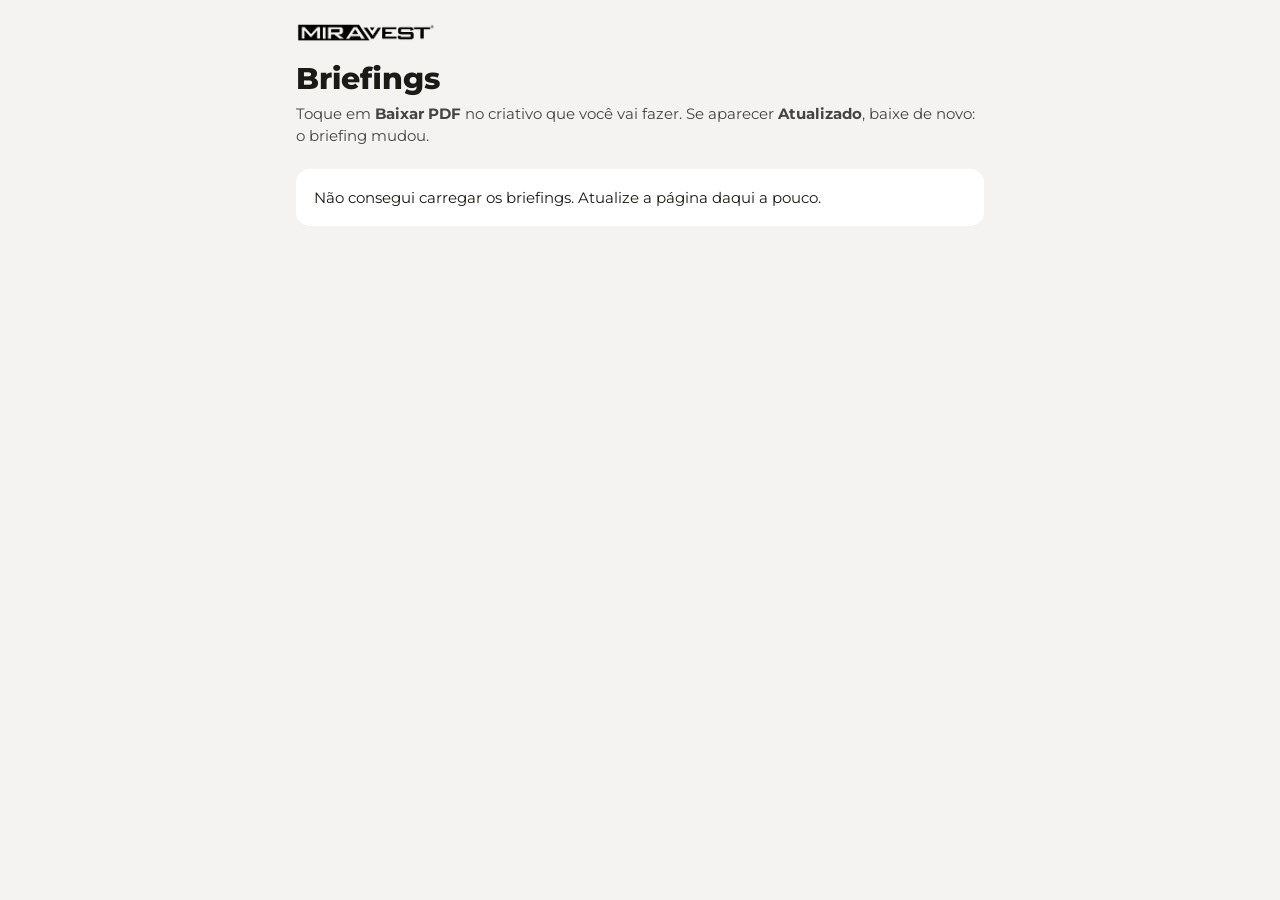
<file: briefings.html>
<!doctype html>
<html lang="pt-BR">
<head>
<meta charset="utf-8">
<meta name="viewport" content="width=device-width, initial-scale=1">
<meta name="robots" content="noindex, nofollow">
<title>Briefings · Mira Vest</title>
<link rel="preconnect" href="https://fonts.googleapis.com">
<link href="https://fonts.googleapis.com/css2?family=Montserrat:wght@400;600;800&display=swap" rel="stylesheet">
<!--
  Briefings dos criativos (26/10/2026). A página só mostra: os dados vêm da planilha "Briefings de novembro"
  (Google, conta marketing.miravest) pelo app do Apps Script. Mudou a planilha, a página e o PDF já saem mudados.
  Esta página não precisa ser publicada de novo quando um briefing muda.
-->
<style>
  :root { --tinta: #1C1A17; --fundo: #F4F3F1; --cartao: #ffffff; --linha: #ECEAE6; --apoio: #555; --ouro: #DCC7A5; }
  * { box-sizing: border-box; }
  body { margin: 0; background: var(--fundo); color: var(--tinta); font-family: Montserrat, Arial, sans-serif; }
  .w { max-width: 720px; margin: 0 auto; padding: 22px 16px 48px; }
  .top img { height: 20px; display: block; }
  h1 { font-size: 30px; font-weight: 800; margin: 18px 0 6px; }
  .sub { font-size: 15px; line-height: 1.45; color: #444; margin: 0 0 22px; }
  h2 { font-size: 21px; font-weight: 800; color: #1C1A17; margin: 34px 0 12px; }
  .cx { background: var(--cartao); border-radius: 14px; overflow: hidden; }
  .it { display: flex; align-items: center; gap: 14px; padding: 14px; border-top: 1px solid var(--linha); }
  .it:first-child { border-top: 0; }
  .d { width: 50px; text-align: center; flex: none; }
  .d span { display: block; font-size: 11px; font-weight: 600; color: #777; }
  .d b { font-size: 17px; font-weight: 800; }
  .m { flex: 1; min-width: 0; }
  .t { font-size: 16px; font-weight: 600; line-height: 1.3; overflow-wrap: anywhere; }
  .f { font-size: 13px; color: var(--apoio); margin-top: 3px; }
  .p { font-size: 13px; margin-top: 2px; font-weight: 600; }
  /* 28/10: canal e responsável em etiqueta colorida (as cores vêm da planilha) */
  .cn { display: flex; flex-wrap: wrap; align-items: center; gap: 6px; margin-top: 7px; }
  .chip { font-size: 12px; font-weight: 600; padding: 3px 9px; border-radius: 99px; }
  .tm { font-size: 12px; color: var(--apoio); }
  .pz { display: flex; flex-wrap: wrap; align-items: center; gap: 6px 16px; margin-top: 8px; font-size: 13px; }
  .pz b { font-weight: 800; }
  .rp { display: inline-flex; align-items: center; gap: 6px; }
  .pess { font-size: 13px; font-weight: 800; padding: 3px 10px; border-radius: 6px; }
  .aviso { font-size: 13px; margin-top: 4px; }
  .aviso a { color: var(--tinta); }
  /* 29/10: o número do briefing na frente do nome (o mesmo do PDF e da coluna Nº da planilha) */
  .nn { color: #8a7a64; font-weight: 800; margin-right: 6px; }
  .tag { display: inline-block; margin-left: 8px; padding: 2px 8px; border-radius: 99px; background: var(--ouro); font-size: 11px; font-weight: 600; vertical-align: 2px; }
  .bt { flex: none; background: var(--tinta); color: #fff; border: 0; font: 600 13px Montserrat, Arial, sans-serif; padding: 11px 13px; border-radius: 10px; cursor: pointer; }
  .bt[disabled] { opacity: .6; cursor: default; }
  .estado { background: var(--cartao); border-radius: 14px; padding: 18px; font-size: 15px; line-height: 1.45; }
</style>
</head>
<body>
<div class="w">
  <div class="top"><img src="img/bm/logo_preta.png" alt="Mira Vest"></div>
  <h1>Briefings</h1>
  <p class="sub">Toque em <b>Baixar PDF</b> no criativo que você vai fazer. Se aparecer <b>Atualizado</b>, baixe de novo: o briefing mudou.</p>
  <div id="lista"><div class="estado">Carregando os briefings...</div></div>
</div>
<script>
  var API = "https://script.google.com/macros/s/AKfycbxz_Ku6QRLv2OUGqoVlDS47ZMg4wqyCplmxqyszrHhttgVT9_xcDeO08aCw7YU63L7cHw/exec";

  function esc(s) {
    return String(s == null ? "" : s).replace(/&/g, "&amp;").replace(/</g, "&lt;").replace(/>/g, "&gt;").replace(/"/g, "&quot;");
  }

  function cor(k) {                      // só aceita cor no formato #abc ou #aabbcc
    var ok = function (x) { return /^#[0-9a-f]{3}([0-9a-f]{3})?$/i.test(x || "") ? x : ""; };
    return "background:" + (ok(k.fundo) || "#EDEDED") + ";color:" + (ok(k.letra) || "#1C1A17");
  }

  function montar(dados) {
    var semanas = dados.semanas || [];
    if (!semanas.length) {
      document.getElementById("lista").innerHTML = '<div class="estado">Nenhum criativo daqui pra frente.</div>';
      return;
    }
    var h = "";
    semanas.forEach(function (s) {
      h += "<h2>" + esc(s.titulo) + '</h2><div class="cx">';
      s.itens.forEach(function (c) {
        var selo = c.atualizado ? '<span class="tag">Atualizado ' + esc(c.atualizado) + "</span>" : "";
        // canais em etiqueta (Grupo VIP, Meta, E-mail...) e "Prazo final" + responsável; se a planilha ainda mandar
        // o formato antigo, mostra o texto como antes
        var canais = c.canais ? '<div class="cn">' + c.canais.map(function (k) {
          return '<span class="chip" style="' + cor(k) + '">' + esc(k.nome) + "</span>";
        }).join("") + (c.tamanhos ? '<span class="tm">' + esc(c.tamanhos) + "</span>" : "") + "</div>"
          : '<div class="f">' + esc(c.detalhe) + "</div>";
        var prazo = c.prazoFinal !== undefined ? '<div class="pz"><span>Prazo final: <b>' + esc(c.prazoFinal) + "</b></span>" +
          (c.resp ? '<span class="rp">Responsável: <span class="pess" style="' + cor(c.resp) + '">' + esc(c.resp.nome) +
            "</span></span>" : "") + "</div>"
          : '<div class="p">' + esc(c.prazo) + "</div>";
        h += '<div class="it"><div class="d"><span>' + esc(c.dia) + "</span><b>" + esc(c.data) + "</b></div>" +
          '<div class="m"><div class="t"><span class="nn">Nº ' + esc(c.num) + "</span>" + esc(c.nome) + selo + "</div>" + canais + prazo +
          '<div class="aviso" id="a' + c.num + '"></div></div>' +
          '<button class="bt" data-n="' + c.num + '">Baixar PDF</button></div>';
      });
      h += "</div>";
    });
    document.getElementById("lista").innerHTML = h;
  }

  function carregar() {
    fetch(API + "?api=lista", { cache: "no-store" })
      .then(function (r) { return r.json(); })
      .then(montar)
      .catch(function () {
        document.getElementById("lista").innerHTML =
          '<div class="estado">Não consegui carregar os briefings. Atualize a página daqui a pouco.</div>';
      });
  }

  function baixar(n, bt) {
    bt.disabled = true;
    bt.textContent = "Gerando...";
    fetch(API + "?api=pdf&n=" + encodeURIComponent(n), { cache: "no-store" })
      .then(function (r) { return r.json(); })
      .then(function (r) {
        if (r.erro) throw new Error(r.erro);
        var bin = atob(r.b64), arr = new Uint8Array(bin.length);
        for (var i = 0; i < bin.length; i++) arr[i] = bin.charCodeAt(i);
        var url = URL.createObjectURL(new Blob([arr], { type: "application/pdf" }));
        var a = document.createElement("a");
        a.href = url; a.download = r.nome; document.body.appendChild(a); a.click(); a.remove();
        document.getElementById("a" + n).innerHTML = '<a href="' + url + '" target="_blank" rel="noopener">Se não baixou, toque aqui pra abrir</a>';
        bt.disabled = false;
        bt.textContent = "Baixar PDF";
      })
      .catch(function () {
        bt.disabled = false;
        bt.textContent = "Tentar de novo";
      });
  }

  document.addEventListener("click", function (e) {
    var bt = e.target.closest(".bt");
    if (bt && !bt.disabled) baixar(bt.getAttribute("data-n"), bt);
  });

  carregar();
</script>
</body>
</html>
</file>
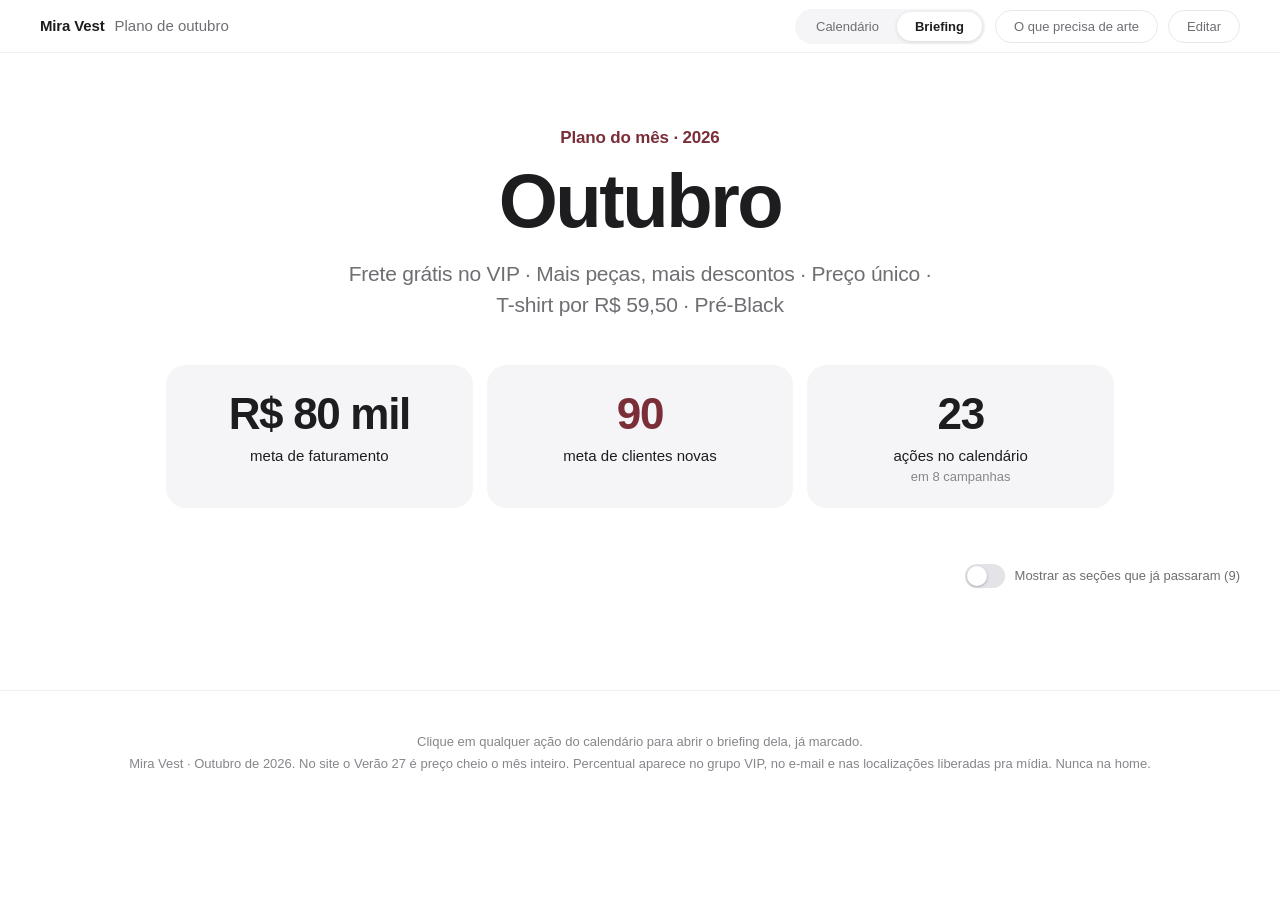
<file: outubro.html>
<!DOCTYPE html>
<html lang="pt-BR"><head>
<meta charset="UTF-8">
<meta name="viewport" content="width=device-width, initial-scale=1.0">
<meta name="robots" content="noindex, nofollow">
<title>Outubro 2026 · Mira Vest · Plano em uma tela</title>
<style>
  :root{
    --wine:#7A2E38; --wine2:#A0454F;
    --ink:#1D1D1F; --ink-soft:#6E6E73; --ink-faint:#86868B;
    --paper:#FFFFFF; --tint:#F5F5F7;
    --line:rgba(0,0,0,.09); --hair:rgba(0,0,0,.06);
    --warn:#8F4F1C;
    --fs-xl:24px; --fs-lg:17px; --fs-md:15px; --fs-sm:13px;
    --sans:ui-sans-serif,-apple-system,BlinkMacSystemFont,"SF Pro Display","SF Pro Text","Segoe UI Variable Text","Segoe UI",Inter,Roboto,"Helvetica Neue",Arial,sans-serif;
    --r:16px;
  }
  *{margin:0;padding:0;box-sizing:border-box}
  html{scroll-behavior:smooth}
  body{background:var(--paper);color:var(--ink);font-family:var(--sans);font-size:var(--fs-md);
       line-height:1.5;-webkit-font-smoothing:antialiased;text-rendering:optimizeLegibility}
  h1,h2,h3{font-weight:600;letter-spacing:-.02em}

  /* ---------- navegacao fina, estilo subnav ---------- */
  header{position:sticky;top:0;z-index:50;background:rgba(255,255,255,.72);
         backdrop-filter:saturate(180%) blur(20px);-webkit-backdrop-filter:saturate(180%) blur(20px);
         border-bottom:1px solid var(--hair);padding:0 40px}
  .nav{display:flex;align-items:center;justify-content:space-between;gap:20px;flex-wrap:wrap;
       min-height:52px;padding:8px 0}
  .navleft{display:flex;align-items:baseline;gap:10px;min-width:0}
  .brand{font-size:var(--fs-md);font-weight:700;letter-spacing:-.01em;color:var(--ink)}
  .navtitle{font-size:var(--fs-md);color:var(--ink-soft);white-space:nowrap}
  .hrow{display:contents}
  .sub{display:none}

  .hactions{display:flex;align-items:center;gap:10px;flex-wrap:wrap}
  .toggle{display:flex;background:var(--tint);border-radius:999px;padding:3px;flex:none}
  .toggle button{border:0;background:transparent;font:500 var(--fs-sm) var(--sans);color:var(--ink-soft);
                 padding:7px 18px;border-radius:999px;cursor:pointer;transition:.18s}
  .toggle button:hover{color:var(--ink)}
  .toggle button.on{background:var(--paper);color:var(--ink);font-weight:600;box-shadow:0 1px 4px rgba(0,0,0,.12)}

  .ghost{border:1px solid var(--line);background:transparent;border-radius:999px;
         font:500 var(--fs-sm) var(--sans);color:var(--ink-soft);padding:8px 18px;cursor:pointer;transition:.15s}
  .ghost:hover{background:var(--tint);color:var(--ink)}
  .ghost[aria-pressed="true"]{background:var(--wine);border-color:var(--wine);color:#fff}
  .ghost.primary{border-color:var(--wine);color:var(--wine);font-weight:600}
  .ghost.primary:hover{background:var(--wine);color:#fff}

  .legend{display:flex;align-items:center;gap:6px;flex-wrap:wrap;padding:0 0 10px}
  .chip{display:inline-flex;align-items:center;gap:7px;background:transparent;border:1px solid transparent;
        border-radius:999px;padding:4px 12px 4px 10px;font:400 var(--fs-sm) var(--sans);
        color:var(--ink-soft);cursor:pointer;transition:.15s}
  .chip:hover{background:var(--tint)}
  .chip .dot{width:8px;height:8px;border-radius:50%;flex:none}
  .chip .n{color:var(--ink-faint)}
  .chip.on{background:var(--tint);border-color:var(--line);color:var(--ink);font-weight:500}
  .lg-note{font-size:var(--fs-sm);color:var(--ink-faint);margin-left:auto}

  #editbar{margin:0 0 12px;background:var(--tint);border-radius:12px;padding:10px 14px;
           font-size:var(--fs-sm);color:var(--ink-soft);line-height:1.5}
  #editbar b{color:var(--ink)}
  #editcount{color:var(--wine);font-weight:600}
  #fsinfo{margin-top:6px;font-size:var(--fs-sm);color:var(--ink-soft)}
  #fsinfo:empty{display:none}
  #fsinfo .trocar{border:0;background:transparent;padding:0;font:inherit;
                  color:var(--wine);text-decoration:underline;cursor:pointer}


  @media (prefers-reduced-motion:reduce){*{transition:none!important;animation:none!important;scroll-behavior:auto!important}}
  @media (max-height:820px){header{position:static}}

  main{padding:0 40px 80px;max-width:1560px;margin:0 auto}
  .view{display:none}.view.on{display:block}

  /* ---------- hero ---------- */
  .hero{text-align:center;padding:72px 16px 56px;max-width:980px;margin:0 auto}
  .eyebrow{font-size:var(--fs-lg);font-weight:600;color:var(--wine);margin-bottom:10px;letter-spacing:-.01em}
  .hero-t{font-size:clamp(44px,7vw,76px);line-height:1.04;letter-spacing:-.032em;font-weight:700;color:var(--ink)}
  .hero-t .grad{background:linear-gradient(100deg,var(--wine) 10%,var(--wine2) 55%,#C08457 95%);
                -webkit-background-clip:text;background-clip:text;color:transparent}
  .hero-s{font-size:clamp(17px,2.2vw,21px);line-height:1.5;color:var(--ink-soft);
          max-width:640px;margin:18px auto 0;letter-spacing:-.01em}
  .stats{display:grid;grid-template-columns:repeat(3,1fr);gap:14px;margin-top:44px}
  .stat{background:var(--tint);border-radius:20px;padding:26px 18px 22px}
  .sv{font-size:clamp(30px,3.6vw,44px);font-weight:700;letter-spacing:-.03em;color:var(--ink);line-height:1.05}
  .stat:nth-child(2) .sv{color:var(--wine)}
  .sl{font-size:var(--fs-md);color:var(--ink);font-weight:500;margin-top:8px;line-height:1.4}
  .sl span{display:block;color:var(--ink-faint);font-weight:400;font-size:var(--fs-sm);margin-top:2px}

  /* revelacao suave no scroll */
  .reveal{opacity:0;transform:translateY(16px);transition:opacity .7s cubic-bezier(.2,.6,.2,1),transform .7s cubic-bezier(.2,.6,.2,1)}
  .reveal.in{opacity:1;transform:none}
  @media (prefers-reduced-motion:reduce){.reveal{opacity:1;transform:none}}

  /* ---------- antes do mes ---------- */
  .pre{background:var(--tint);border-radius:var(--r);
       padding:14px 16px;margin-bottom:22px;display:flex;align-items:center;gap:16px;flex-wrap:wrap}
  .pre .pt{font-size:var(--fs-sm);color:var(--ink-soft);flex:none;font-weight:600}
  .pre .pitems{display:flex;gap:10px;flex-wrap:wrap;flex:1}
  .pre .pd{font-size:var(--fs-sm);color:var(--ink-faint);margin-bottom:2px}

  /* ---------- calendario, padrao Apple Calendar ---------- */
  .calwrap{overflow-x:auto;border-radius:var(--r)}
  .cal{min-width:1060px}
  .wdays{display:grid;grid-template-columns:repeat(7,minmax(0,1fr));margin-bottom:6px}
  .wdays div{text-align:right;padding:3px 12px 3px 0;text-transform:uppercase;
             letter-spacing:.08em;font-weight:600;font-size:13px;color:var(--ink-faint)}
  .grid{display:grid;grid-template-columns:repeat(7,minmax(0,1fr));gap:1px;background:var(--hair);
        border:1px solid var(--hair);border-radius:var(--r);overflow:hidden}
  .day{background:var(--paper);min-height:126px;min-width:0;padding:8px 8px 10px;display:flex;flex-direction:column;gap:3px}
  .dhead{display:flex;justify-content:flex-end}
  .dnum{font-size:var(--fs-lg);font-weight:500;color:var(--ink);line-height:1;padding:2px 4px}
  .holi{font-size:12px;font-weight:600;color:var(--wine);text-align:right;margin:-2px 2px 2px 0}
  /* barra continua de campanha, como evento de varios dias */
  .cbar{height:22px;display:flex;align-items:center;margin:0 -8px 3px;padding:0 12px;
        font-size:12.5px;font-weight:600;white-space:nowrap;overflow:hidden}
  .cbar span{overflow:hidden;text-overflow:ellipsis}
  .cbar[data-grp]{cursor:pointer;transition:filter .12s}
  .cbar[data-grp]:hover{filter:brightness(.95)}
  .cbar[data-grp]:focus-visible{outline:2px solid var(--wine);outline-offset:1px}
  .cbar.ini{margin-left:0;border-radius:6px 0 0 6px}
  .cbar.fim{margin-right:0;border-radius:0 6px 6px 0}
  .cbar.ini.fim{border-radius:6px}
  /* a acao do dia e uma tarefinha: ponto da cor da campanha e o texto.
     Peso leve de proposito, pra barra da campanha continuar sendo o titulo. */
  .ev{display:flex;align-items:center;gap:7px;width:100%;min-width:0;text-align:left;border:0;
      background:transparent;color:var(--ink);font-family:inherit;
      border-radius:5px;padding:2px 4px;font-size:13px;font-weight:500;line-height:1.35;
      cursor:pointer;white-space:nowrap;overflow:hidden;transition:background .12s}
  .ev i{width:6px;height:6px;border-radius:50%;background:var(--evc,#8E8E93);flex:none}
  .ev span{overflow:hidden;text-overflow:ellipsis}
  .ev:hover{background:var(--tint)}
  .ev:focus-visible{outline:2px solid var(--wine);outline-offset:1px}
  /* dia de fora do mes: fica, mas apagado, so pra fechar a semana */
  .day.out{background:var(--tint)}
  .day.out .dnum{color:var(--ink-faint);opacity:.55;font-weight:400}
  .camps{display:flex;gap:8px;flex-wrap:wrap;margin-bottom:18px}
  .cpill{display:flex;align-items:center;gap:7px;border:1px solid var(--hair);background:var(--paper);
         border-radius:999px;padding:5px 14px 5px 10px;font-size:var(--fs-sm);color:var(--ink-soft)}
  .cpill b{color:var(--ink);font-weight:600}
  .cpill i{width:9px;height:9px;border-radius:50%;flex:none;font-style:normal}
  .star{color:var(--wine)} .warn{color:var(--warn)}

  /* ---------- briefing ---------- */
  .group{margin-bottom:72px;scroll-margin:80px}
  /* secao que ja passou inteira: escondida ate ligar o botao do topo do briefing */
  body:not(.ver-passou) .group.passou{display:none}
  .group.passou .cards, .group.passou .acard{opacity:.55}
  .passadas{display:flex;justify-content:flex-end;margin:0 0 22px}
  .passadas:empty{display:none}
  .sw{display:inline-flex;align-items:center;gap:10px;font-size:var(--fs-sm);color:var(--ink-soft);cursor:pointer;user-select:none}
  .sw input{position:absolute;opacity:0;width:1px;height:1px}
  .sw .trilho{position:relative;flex:none;width:40px;height:24px;border-radius:999px;background:#E3E3E8;transition:background .2s}
  .sw .trilho::after{content:'';position:absolute;top:2px;left:2px;width:20px;height:20px;border-radius:50%;
                     background:#fff;box-shadow:0 1px 3px rgba(0,0,0,.25);transition:transform .2s}
  .sw input:checked+.trilho{background:#34C759}
  .sw input:checked+.trilho::after{transform:translateX(16px)}
  .sw input:focus-visible+.trilho{outline:2px solid var(--wine);outline-offset:2px}
  .ghead{display:flex;align-items:baseline;gap:12px;flex-wrap:wrap;margin-bottom:6px}
  .gdot{width:12px;height:12px;border-radius:50%;flex:none;align-self:center}
  .ghead h2{font-size:clamp(24px,3vw,34px);letter-spacing:-.025em;color:var(--ink)}
  .gcount,.gper{font-size:var(--fs-sm);color:var(--ink-faint)}
  .gmeta{margin-left:auto;font-size:var(--fs-sm);font-weight:600;border-radius:999px;padding:4px 14px}
  .gdesc{font-size:var(--fs-lg);color:var(--ink-soft);margin-bottom:22px;max-width:760px;line-height:1.55;letter-spacing:-.01em}
  .ecom{margin-top:16px;padding:14px 18px;border-left:3px solid #1D1D1F;background:#F5F5F7;border-radius:10px;font-size:14px;line-height:1.5}
  .ecom b{display:block;font-size:12px;letter-spacing:.06em;text-transform:uppercase;margin-bottom:6px}
  .ecom ul{margin:0;padding-left:18px}
  .cards{display:grid;grid-template-columns:repeat(auto-fill,minmax(330px,1fr));gap:16px}

  .bc{background:var(--paper);border:1px solid var(--hair);border-radius:18px;padding:20px 22px 22px;
      display:flex;flex-direction:column;transition:box-shadow .25s,transform .25s,background .3s;scroll-margin:110px;
      box-shadow:0 1px 2px rgba(0,0,0,.03)}
  .bc:hover{box-shadow:0 10px 30px rgba(0,0,0,.08);transform:translateY(-2px)}
  .bc:focus-visible{outline:2px solid var(--wine);outline-offset:2px}
  .bc.target{background:var(--tint)}
  .bc.target .fromcal{display:inline-flex}
  .fromcal{display:none;align-items:center;gap:5px;align-self:flex-start;margin-bottom:9px;
           font-size:var(--fs-sm);font-weight:600;color:#0071E3;
           background:none;border:1px solid transparent;border-radius:999px;
           padding:3px 10px 3px 7px;margin-left:-6px;cursor:pointer;font-family:inherit;
           transition:background .15s,border-color .15s}
  .fromcal:hover{background:var(--paper);border-color:var(--line)}
  .fromcal:focus-visible{outline:2px solid var(--wine);outline-offset:2px}
  @keyframes diaflash{0%,100%{background:var(--paper)}25%,60%{background:var(--tint)}}
  .day.flash{animation:diaflash 1.3s ease-in-out}

  .bhead{display:flex;align-items:center;gap:8px;margin-bottom:6px}
  .prod{margin:4px 0 10px;padding:9px 12px;border-radius:10px;background:#FFF1DC;color:#7A4100;font-size:13px;font-weight:600;line-height:1.35}
  .prod b{font-weight:800;color:#5A2F00}
  .prod.hoje{background:#FFE3B8}
  .prod.atrasada{background:#FDE2E1;color:#A1231B}
  .prod.atrasada b{color:#7F1812}
  .bdate{font-size:var(--fs-sm);color:var(--ink-faint)}
  .bdate b{color:var(--ink);font-weight:600}
  .bc h3{font-size:19px;line-height:1.3;letter-spacing:-.02em;color:var(--ink);margin-bottom:14px}
  .fpill{margin-left:auto;flex:none;display:inline-flex;align-items:center;gap:6px;
         font-size:var(--fs-sm);color:var(--ink-soft);white-space:nowrap}
  .fpill i{width:8px;height:8px;border-radius:50%;flex:none;font-style:normal}

  .props{display:grid;grid-template-columns:max-content 1fr;column-gap:16px;row-gap:8px;align-items:baseline}
  .pl{font-size:var(--fs-md);color:var(--ink-faint);white-space:nowrap}
  .pv{font-size:var(--fs-md);color:var(--ink);line-height:1.5;white-space:pre-line}
  /* gatilho: por que essa acao converte, alem da oferta em si */
  .cpbox{margin-top:14px;background:var(--tint);border-radius:12px;padding:11px 13px}
  .cpl{font-size:var(--fs-sm);color:var(--ink-faint);letter-spacing:.02em;margin-bottom:3px}
  .cpt{font-size:var(--fs-md);color:var(--ink);line-height:1.5;min-height:1.4em;white-space:pre-wrap}
  /* briefing da arte em linhas, no desenho de Oferta/Público (o bloco cinza só volta no modo edição) */
  .cpbox.com-linhas{background:none;border-radius:0;padding:12px 0 0;border-top:1px solid var(--line)}
  .cpbox.com-linhas .cpt{display:none}
  .cp-linhas{margin-top:8px}
  body.editando .cpbox.com-linhas .cpt{display:block}
  body.editando .cp-linhas{display:none}
  /* marca de arte: a designer bate o olho e sabe o que e dela */
  .arte{display:inline-flex;align-items:center;flex:none;border-radius:999px;padding:3px 9px;
        font-size:11px;font-weight:700;letter-spacing:.04em;text-transform:uppercase;margin-left:8px}
  .arte.nova{background:var(--wine);color:#fff}
  .arte.adapta{border:1px solid var(--wine);color:var(--wine)}
  .arte.vazio{border:1px dashed var(--ink-faint);color:var(--ink-faint);text-transform:none;font-weight:500}
  .arte.so-edicao{display:inline-flex}
  .arte.vazio{display:none}
  body.editando .arte.vazio{display:inline-flex}
  body.editando .arte.so-edicao{cursor:pointer}
  .ev span{min-width:0;flex:1}
  .ev .am{margin-left:auto;flex:none;font-style:normal;font-size:9px;font-weight:700;letter-spacing:.06em;
          text-transform:uppercase;border-radius:999px;padding:1px 6px}
  .ev .am.nova{background:var(--wine);color:#fff}
  .ev .am.adapta{border:1px solid var(--wine);color:var(--wine)}
  /* modo designer: so o que precisa de arte */
  body.so-arte .bc:not(.tem-arte){display:none}
  body.so-arte .ev:not(.tem-arte){display:none}
  .gats{margin-top:15px;padding-top:14px;border-top:1px solid var(--hair);
        display:flex;flex-direction:column;gap:10px}
  .gl{font-size:var(--fs-sm);color:var(--ink-faint);letter-spacing:.02em}
  .gt{display:grid;grid-template-columns:max-content 1fr;column-gap:14px;align-items:baseline}
  .gt b{font-size:var(--fs-sm);font-weight:600;color:var(--wine);white-space:nowrap;
        background:#F7EFF0;border-radius:999px;padding:3px 11px}
  .gt p{font-size:var(--fs-md);color:var(--ink);line-height:1.5;white-space:pre-line}
  @media(max-width:640px){ .gt{grid-template-columns:1fr;row-gap:4px} .gt b{justify-self:start} }

  body.editando [data-e]{outline:1px dashed var(--line);outline-offset:3px;border-radius:3px;cursor:text;min-width:24px;display:inline-block}
  body.editando [data-e]:hover{outline-color:var(--ink-soft);background:var(--tint)}
  body.editando [data-e]:focus{outline:2px solid var(--wine);background:var(--paper)}
  body.editando [data-vazio]{display:block!important;opacity:.55}
  [data-vazio]{display:none}
  [data-e].mudou{background:#FBF4E9;outline-color:var(--warn)}
  .regra{margin-top:6px;font-size:var(--fs-sm);color:var(--warn);font-weight:500}

  footer{padding:40px;font-size:var(--fs-sm);color:var(--ink-faint);max-width:1560px;margin:0 auto;
         border-top:1px solid var(--hair);line-height:1.7;text-align:center}

  @media (max-width:820px){
    header,main{padding-left:18px;padding-right:18px}
    footer{padding:32px 18px}
    .hero{padding:44px 4px 36px}
    .stats{grid-template-columns:1fr;gap:10px}
    .cards{grid-template-columns:1fr}
    .lg-note{margin-left:0;flex-basis:100%}
    .navtitle{display:none}
  }

  /* ---------- primeira acao: um cartao so, informacao primeiro ---------- */
  .acao{max-width:1120px;margin:0 auto;padding:0 4px 60px}
  .acard{background:var(--tint);border-radius:24px;padding:28px 30px 10px}
  .ahead{display:flex;align-items:baseline;justify-content:space-between;gap:14px;flex-wrap:wrap;margin-bottom:20px}
  .a-eyebrow{font-size:var(--fs-sm);font-weight:600;color:#0071E3;margin-bottom:2px}
  .a-title{font-size:clamp(22px,3vw,30px);letter-spacing:-.025em;color:var(--ink)}
  .a-when{font-size:var(--fs-md);font-weight:600;color:var(--ink);background:var(--paper);border-radius:999px;padding:6px 16px;box-shadow:0 1px 2px rgba(0,0,0,.05)}
  .aoffer{display:grid;grid-template-columns:1fr 1.25fr 1.25fr;gap:12px}
  .aoffer.dois{grid-template-columns:1fr 1.6fr}
  .aoffer.um{grid-template-columns:1fr}
  .a-sub{font-size:var(--fs-md);color:var(--ink-soft);margin:-12px 0 18px;max-width:70ch;line-height:1.5}
  .group .acard{margin:6px 0 18px}
  .aitem{background:var(--paper);border-radius:16px;padding:16px 16px 14px;display:flex;flex-direction:column;gap:12px;box-shadow:0 1px 2px rgba(0,0,0,.04)}
  .aitem.dark{background:#1D1D1F;color:#F5F5F7;justify-content:center;gap:8px}
  .alab{font-size:11px;font-weight:600;text-transform:uppercase;letter-spacing:.08em;color:var(--ink-faint)}
  .aitem.dark .alab{color:#86868B}
  .afree{font-size:clamp(19px,2.1vw,24px);font-weight:700;letter-spacing:-.02em;line-height:1.15}
  .afree span{display:block;background:linear-gradient(90deg,#2997FF,#5E5CE6);-webkit-background-clip:text;background-clip:text;color:transparent}
  .ladder{display:flex;gap:8px;align-items:stretch}
  .ladder>div{flex:1;background:var(--tint);border-radius:12px;padding:12px 4px 10px;text-align:center}
  .lv{display:block;font-size:clamp(18px,2vw,24px);font-weight:700;letter-spacing:-.02em;color:var(--ink);white-space:nowrap}
  .lv.g2{background:linear-gradient(90deg,#0071E3,#2997FF);-webkit-background-clip:text;background-clip:text;color:transparent}
  .lv.g3{background:linear-gradient(90deg,#5E5CE6,#BF5AF2);-webkit-background-clip:text;background-clip:text;color:transparent}
  .ll{display:block;font-size:var(--fs-sm);color:var(--ink-faint);margin-top:3px;white-space:nowrap}
  .achan2{margin:16px -30px 0;padding:12px 30px 16px;border-top:1px solid var(--hair);display:flex;flex-direction:column;gap:7px}
  .chrow{display:grid;grid-template-columns:110px 1fr;gap:14px;align-items:baseline;font-size:var(--fs-md)}
  .chrow b{font-weight:600;color:var(--ink)}
  .chrow span{color:var(--ink-soft)}
  @media(max-width:820px){
    .aoffer{grid-template-columns:1fr}
    .achan2{margin:16px -18px 0;padding:12px 18px 14px}
    .acard{padding:22px 18px 6px}
  }
</style>
</head>
<body class="">

<header>
  <div class="nav">
    <div class="navleft">
      <span class="brand">Mira Vest</span>
      <span class="navtitle">Plano de outubro</span>
    </div>
    <div class="hactions">
      <div class="toggle">
        <button id="btn-cal" type="button" aria-pressed="true" class="on">Calendário</button>
        <button id="btn-brief" class="" type="button" aria-pressed="false">Briefing</button>
      </div>
      <button id="btn-arte" class="ghost" type="button" aria-pressed="false" title="Mostra só as ações que precisam de arte">O que precisa de arte</button>
      <button id="btn-edit" class="ghost" type="button" aria-pressed="false">Editar</button>
      <button id="btn-save" class="ghost primary" type="button" hidden="">Salvar</button>
    </div>
  </div>
  <div id="editbar" hidden="">
    <b>Modo edição.</b> Clique em qualquer texto para mudar. Ao terminar, clique em
    <b>Salvar</b>. Na primeira vez o navegador pergunta qual arquivo: escolha o <b>outubro.html</b> da pasta do plano. Depois é só salvar. Campo vazio aparece em cinza: clique e escreva.
    <span id="editcount"> · 3 campos alterados</span>
    <div id="fsinfo"></div>
  </div>
</header>

<main>
<section class="hero">
  <p class="eyebrow reveal in" style="transition-delay: 0ms;">Plano do mês · 2026</p>
  <h1 class="hero-t reveal in" style="transition-delay: 60ms;">Outubro</h1>
  <p class="hero-s reveal in" style="transition-delay: 120ms;"><span style="white-space:nowrap">Frete grátis no VIP</span> · <span style="white-space:nowrap">Mais peças, mais descontos</span> · <span style="white-space:nowrap">Preço único</span> · <span style="white-space:nowrap">T-shirt por R$ 59,50</span> · <span style="white-space:nowrap">Pré-Black</span></p>
  <div class="stats">
    <div class="stat reveal in" style="transition-delay: 180ms;"><div class="sv">R$ 80 mil</div><div class="sl">meta de faturamento</div></div>
    <div class="stat reveal in" style="transition-delay: 240ms;"><div class="sv">90</div><div class="sl">meta de clientes novas</div></div>
    <div class="stat reveal in" style="transition-delay: 240ms;"><div class="sv">23</div><div class="sl">ações no calendário<span>em 8 campanhas</span></div></div>
  </div>
</section>

  

<section id="view-cal" class="view on">
<section class="acao" id="agora"></section>
    <div class="pre" id="pre" style="display: none;"></div>
    <div class="camps" id="camps"></div>
    <div class="calwrap">
      <div class="cal">
        <div class="wdays"><div>Dom</div><div>Seg</div><div>Ter</div><div>Qua</div><div>Qui</div><div>Sex</div><div>Sáb</div></div>
        <div class="grid" id="grid"></div>
      </div>
    </div>
  </section>
  <section id="view-brief" class="view"><div class="passadas" id="passadas"></div><div id="groups"></div></section>
</main>

<footer>
Clique em qualquer ação do calendário para abrir o briefing dela, já marcado.
  <br>Mira Vest · Outubro de 2026. No site o Verão 27 é preço cheio o mês inteiro. Percentual aparece no grupo VIP, no e-mail e nas localizações liberadas pra mídia. Nunca na home.
</footer>

<script>
const FUN = {
  topo:  {label:'Topo · descoberta',    short:'Topo',     c:'#FF9F0A', bg:'#FFF3E0'},
  meio:  {label:'Meio · consideração',  short:'Meio',     c:'#30D158', bg:'#E7F8EC'},
  fundo: {label:'Fundo · conversão',    short:'Fundo',    c:'#0A84FF', bg:'#E6F1FF'},
  ret:   {label:'Retenção · base',      short:'Retenção', c:'#BF5AF2', bg:'#F6EBFD'}
};

/*DADOS_INICIO*/
const CAMPS = {
  frete: {ini:'2026-10-02', fim:'2026-10-03', c:'#FF9500', bg:'#FFEFD9', ct:'#B25000', name:'Frete grátis no VIP', per:'02 e 03/10 · 2 dias', meta:'Cupom FRETEOFF'},
  mais: {ini:'2026-10-08', fim:'2026-10-12', c:'#FF3B30', bg:'#FFE8E6', ct:'#C4221B', name:'Mais peças, mais descontos', per:'aviso dia 07 · 08 a 12/10', meta:'Progressivo na categoria'},
  tamanho: {ini:'2026-10-15', fim:'2026-10-17', c:'#A2845E', bg:'#F3EDE4', ct:'#6E5537', name:'Preço único', per:'15 a 17/10 · 3 dias', meta:'Só no grupo VIP e no 1 a 1'},
  verao: {ini:'2026-10-20', fim:'2026-10-21', c:'#30D158', bg:'#E3F7E9', ct:'#177A3B', name:'T-shirt por R$ 59,50', per:'20 e 21/10 · 2 dias', meta:'Comprou Verão 27, só no grupo VIP e no e-mail'},
  pre: {ini:'2026-10-29', fim:'2026-11-01', c:'#1D1D1F', bg:'#E9E9EB', ct:'#1D1D1F', name:'Pré-Black', per:'29/10 a 01/11', meta:'Só VIPs e grupo da Black'},
  black: {c:'#BF5AF2', bg:'#F3E8FB', ct:'#7E3FA6', name:'Lista VIP da Black', per:'05/10 até a Black', meta:'Grupo BLACK MIRA 2026'},
  rosa: {c:'#FF9CC8', bg:'#FFEEF6', ct:'#E0569A', name:'Outubro Rosa', per:'05 a 25/10', meta:'Banner no site'},
  prepblack: {c:'#5856D6', bg:'#ECECFB', ct:'#3634A3', name:'Preparação da Black Mira', per:'até 02/11 · a Black abre terça 03/11', meta:'Novembro inteiro'},
  rotina: {c:'#0A84FF', bg:'#E3F0FF', ct:'#0057C2', name:'Rotina do mês', per:'outubro inteiro', meta:'Grupo VIP e e-mail'}
};

const A = [
{id:1, d:'2026-10-02', t:'10h', title:'Abrir no VIP', camp:'frete', fun:'ret', arte:'nova', star:true, of:'Frete grátis sem valor mínimo\nCupom FRETEOFF', pub:'Grupos VIP', ch:'WhatsApp VIP', fmt:'1 arte quadrada, 1080x1080px', reg:'O cupom fica na página de promoções\nO link vai no texto da mensagem e abre a página de promoções\nA arte não tem botão', gat:{}, copy:'Tem que estar na arte:\nFrete grátis\nSem valor mínimo\nCupom FRETEOFF'},
{id:2, d:'2026-10-03', t:'10h', title:'Último dia no VIP', camp:'frete', fun:'fundo', of:'O frete grátis até as 23h59 de hoje', pub:'Grupos VIP', arte:'adapta', ch:'WhatsApp VIP', fmt:'1 arte quadrada, 1080x1080px\nA mesma arte da abertura, com uma faixa escrita "Último dia"', reg:'A mensagem avisa que acaba hoje às 23h59\nO link vai no texto da mensagem e abre a página de promoções\nA arte não tem botão', gat:{}, copy:'Tem que estar na arte:\nFaixa "Último dia, até 23h59"'},
{id:3, d:'2026-10-05', title:'Captação pro grupo da Black', camp:'black', fun:'topo', arte:'nova', star:true, of:'Nenhuma. A promessa é ver a Black antes', pub:'Quem ainda não conhece a marca, no Brasil todo', ch:'Meta Ads', fmt:'Imagem 1080x1350px pro feed\nImagem 1080x1920px pro stories e reels', reg:'Sobe na véspera, domingo 04/10, e fica no ar até a Black\nO anúncio não fala de desconto\nO anúncio leva pra página do grupo BLACK MIRA 2026\nO botão é o do próprio Meta, fora da arte', gat:{}, copy:'Tem que estar na arte:\nO nome do grupo: BLACK MIRA 2026'},
{id:4, d:'2026-10-05', title:'Banner Outubro Rosa', camp:'rosa', fun:'topo', arte:'nova', of:'Nenhuma. Banner pra lembrar da causa', pub:'Todo mundo que entra no site', ch:'Site', fmt:'Banner do computador: 1920x600px\nBanner do celular: 1080x1350px', reg:'No ar de 05 a 25/10\nO banner não vende nada\nO banner não tem botão', gat:{}, copy:'Tem que estar na arte:\nO texto do banner de hoje, sem mudar:\nEm outubro, nós vestimos rosa\nA moda é se cuidar\nOutubro Rosa\nA tendência é se amar!\nNós apoiamos essa causa\nPeças: foto nova, de peça da coleção atual'},
{id:5, d:'2026-10-07', t:'18h', title:'E-mail de véspera', camp:'mais', fun:'meio', arte:'nova', of:'1 peça 15%\n2 peças 25%\n3 ou mais 35%', pub:'Base inteira de e-mails', ch:'E-mail', fmt:'Topo do e-mail, 1200x800px\n2 fotos lado a lado da mesma peça: uma de corpo inteiro e uma de perto', reg:'Sai quarta às 18h\nAvisa que a ação abre quinta 08/10\nO botão do e-mail leva pra página de promoções\nO botão fica no e-mail, fora da arte', gat:{}, copy:'Tem que estar na arte:\nMais peças, mais descontos\nAmanhã, 08/10\n1 peça 15% · 2 peças 25% · 3 ou mais 35%\nFrase (pode encurtar ou adaptar): Meninas, amanhã tem coisa boa'},
{id:6, d:'2026-10-07', t:'20h', title:'Véspera, aviso no VIP', camp:'mais', fun:'ret', of:'Nenhuma. Só o aviso de que a ação abre amanhã', pub:'Grupos VIP', ch:'WhatsApp VIP, só texto', fmt:'Sem arte. Só mensagem de texto', reg:'A mensagem diz a hora que a ação abre amanhã', gat:{}},
{id:7, d:'2026-10-08', t:'10h', title:'Abrir no VIP', camp:'mais', fun:'ret', arte:'nova', star:true, of:'1 peça 15%\n2 peças 25%\n3 ou mais 35%', pub:'Grupos VIP', ch:'WhatsApp VIP', fmt:'1 arte quadrada, 1080x1080px', reg:'O desconto aparece sozinho no carrinho: a cliente só coloca as peças\nO link vai no texto da mensagem e abre a página de promoções\nA arte não tem botão', gat:{}, copy:'Tem que estar na arte:\nMais peças, mais descontos\n1 peça 15% · 2 peças 25% · 3 ou mais 35%\nFrase (pode encurtar ou adaptar): A terceira peça entra com 35%. Dá vontade de montar o look todo.\nPeças: o e-commerce manda as peças pra designer'},
{id:8, d:'2026-10-08', title:'Anúncio no Meta Ads', camp:'mais', fun:'topo', arte:'nova', of:'1 peça 15%\n2 peças 25%\n3 ou mais 35%', pub:'Quem ainda não comprou, nas regiões liberadas', ch:'Meta Ads', fmt:'Imagem 1080x1350px pro feed\nImagem 1080x1920px pro stories e reels', reg:'Sobe na véspera, quarta 07/10, e fica no ar até segunda 12/10\nO anúncio leva pra página de promoções\nO botão é o do próprio Meta, fora da arte', gat:{}, copy:'Tem que estar na arte:\nMais peças, mais descontos\n1 peça 15% · 2 peças 25% · 3 ou mais 35%\nDe 08 a 12/10\nFrase (pode encurtar ou adaptar): Sabe aquele look completo?\nPeças: o e-commerce manda as peças pra designer'},
{id:9, d:'2026-10-10', t:'10h', title:'Curadoria no VIP', camp:'mais', fun:'fundo', arte:'nova', of:'A mesma condição da abertura', pub:'Grupos VIP', ch:'WhatsApp VIP', fmt:'4 artes quadradas, 1080x1080px, uma por peça', reg:'O link vai no texto da mensagem e abre a página de promoções\nA arte não tem botão', gat:{}, copy:'Tem que estar na arte:\nFoto da peça\nTipo de peça e preço\n1 peça 15% · 2 peças 25% · 3 ou mais 35%\nFrase (pode encurtar ou adaptar): Olha o que separamos pra você\nPeças: o e-commerce escolhe as 4 na categoria da ação e manda até segunda 05/10'},
{id:10, d:'2026-10-12', t:'10h', title:'Último dia no VIP', camp:'mais', fun:'fundo', of:'A condição até as 23h59 de hoje', pub:'Grupos VIP', arte:'adapta', ch:'WhatsApp VIP', fmt:'1 arte quadrada, 1080x1080px\nA mesma arte da abertura, com uma faixa escrita "Último dia"', reg:'A mensagem avisa que acaba hoje às 23h59\nO link vai no texto da mensagem e abre a página de promoções\nA arte não tem botão', gat:{}, copy:'Tem que estar na arte:\nFaixa "Último dia, até 23h59"\nFrase (pode encurtar ou adaptar): Meninas, é só até hoje'},
{id:11, d:'2026-10-14', t:'10h', title:'Vídeo UGC do Verão 27', camp:'rotina', fun:'meio', of:'Nenhuma. O Verão 27 está a preço cheio', pub:'Grupos VIP', ch:'WhatsApp VIP', fmt:'Vídeo UGC em pé, 1080x1920px', reg:'O link vai no texto da mensagem', gat:{}, copy:'Tem que estar no vídeo:\nAs peças do Verão 27 vestidas, mostrando como ficam no corpo'},
{id:12, d:'2026-10-14', t:'18h', title:'E-mail do Verão 27', camp:'rotina', fun:'meio', arte:'adapta', of:'Nenhuma. O Verão 27 está a preço cheio', pub:'Base inteira de e-mails', ch:'E-mail', fmt:'Topo do e-mail, 1200x800px\n2 fotos lado a lado, tiradas do vídeo UGC', reg:'Sai quarta às 18h\nO botão fica no e-mail, fora da arte', gat:{}, copy:'Tem que estar na arte:\nVerão 27\nFrase (pode encurtar ou adaptar): Tem peça nova chegando com aquele jeito elegante que a gente ama.'},
{id:13, d:'2026-10-05', fim:'2026-10-31', per:'seg, qua e sex, nos dias sem campanha', t:'10h', title:'Curadoria no VIP', camp:'rotina', fun:'fundo', of:'Peças a preço cheio', pub:'Grupos VIP', ch:'WhatsApp VIP', fmt:'Fotos do catálogo com o preço escrito na imagem, 1080x1080px', reg:'Só peças com todos os tamanhos em estoque\nNão sai em dia de campanha', gat:{}},
{id:23, d:'2026-10-15', prod:'2026-10-13', t:'10h', title:'Abrir no VIP', camp:'tamanho', fun:'ret', arte:'nova', star:true, of:'Preço único nos tamanhos M e G: R$ 99, R$ 149 e R$ 199', pub:'Grupos VIP\nClientes que compram M e G, por mensagem individual (1 a 1)', ch:'WhatsApp VIP\nWhatsApp 1 a 1', fmt:'1 arte quadrada, 1080x1080px', reg:'O link vai no texto da mensagem e abre a página Vantagens VIP\nA arte não tem botão', gat:{}, copy:'Já está na arte:\n1º dia\nPreço único\nTamanhos M e G\nR$ 99, R$ 149 e R$ 199\nPeças selecionadas\nFaixa com "M e G"\n2 modelos com peças da ação\nOpcional: o preço de cada peça, o antigo e o novo\nFrase (pode encurtar ou adaptar): A gente viu essas e lembrou de você.\nNão pode:\nNão usar peça do Verão 27, ela está fora da ação\nNão colocar data, prazo nem porcentagem'},
{id:24, d:'2026-10-16', prod:'2026-10-14', t:'10h', title:'2º dia no VIP', camp:'tamanho', fun:'meio', arte:'adapta', of:'O mesmo preço único, nos tamanhos PP e P', pub:'Grupos VIP\nClientes que compram PP e P, por mensagem individual (1 a 1)', ch:'WhatsApp VIP\nWhatsApp 1 a 1', fmt:'1 arte quadrada, 1080x1080px\nA mesma arte de quinta', reg:'O link vai no texto da mensagem e abre a página Vantagens VIP\nA arte não tem botão', gat:{}, copy:'O que muda:\n2º dia\nTamanhos PP e P, no texto e na faixa\nOutras peças da ação, que tenham PP ou P\nOpcional: o preço de cada peça, o antigo e o novo\nFrase (pode encurtar ou adaptar): A gente viu essas e lembrou de você.\nNão pode:\nNão usar peça do Verão 27, ela está fora da ação\nNão colocar data, prazo nem porcentagem'},
{id:25, d:'2026-10-17', prod:'2026-10-14', t:'10h', title:'3º dia no VIP', camp:'tamanho', fun:'meio', arte:'adapta', of:'O mesmo preço único, nos tamanhos GG, EX e XG', pub:'Grupos VIP\nClientes que compram GG, EX e XG, por mensagem individual (1 a 1)', ch:'WhatsApp VIP\nWhatsApp 1 a 1', fmt:'1 arte quadrada, 1080x1080px\nA mesma arte de quinta', reg:'O link vai no texto da mensagem e abre a página Vantagens VIP\nA arte não tem botão', gat:{}, copy:'O que muda:\n3º dia\nTamanhos GG, EX e XG, no texto e na faixa\nOutras peças da ação, que tenham GG, EX ou XG\nOpcional: o preço de cada peça, o antigo e o novo\nFrase (pode encurtar ou adaptar): A gente viu essas e lembrou de você.\nNão pode:\nNão usar peça do Verão 27, ela está fora da ação\nNão colocar data, prazo nem porcentagem'},
{id:14, d:'2026-10-20', prod:'2026-10-16', t:'10h', title:'Abrir no VIP', camp:'verao', fun:'ret', arte:'nova', star:true, of:'Comprando qualquer peça do Verão 27, a t-shirt básica ref 216010 sai por R$ 59,50 (o preço dela é R$ 119)\nO Verão 27 continua a preço cheio', pub:'Grupos VIP', ch:'WhatsApp VIP', fmt:'1 arte quadrada, 1080x1080px', reg:'Vale uma t-shirt por pedido\nO link vai no texto da mensagem e abre a página Vantagens VIP\nA arte não tem botão', gat:{}, copy:'A ideia: a peça do Verão 27 é a estrela e a t-shirt básica vem junto por R$ 59,50, fechando o look\nTem que estar na arte:\nVerão 27\nT-shirt básica por R$ 59,50\n2 fotos: 1 peça do Verão 27 vestida e a t-shirt\nOpcional: o R$ 119 riscado ao lado do R$ 59,50, só na t-shirt\nFrase (pode encurtar ou adaptar): Comprou Verão 27, a t-shirt sai por R$ 59,50.\nPeças: a do Verão 27 pode ser uma das que já estão na arte feita. A t-shirt é a ref 216010, T-shirt em viscolycra\nFotos: https://drive.google.com/drive/folders/1c4wBmDNjk9QEO2Ad_U7kei-KyKwb2fsO'},
{id:15, d:'2026-10-21', prod:'2026-10-16', t:'10h', title:'Último dia no VIP', camp:'verao', fun:'fundo', arte:'adapta', of:'A mesma condição de terça, no último dia', pub:'Grupos VIP', ch:'WhatsApp VIP', fmt:'1 arte quadrada, 1080x1080px\nA mesma arte de terça, com uma faixa escrita "Último dia"', reg:'A mensagem avisa que é o último dia\nO link vai no texto da mensagem e abre a página Vantagens VIP\nA arte não tem botão', gat:{}, copy:'O que muda:\nFaixa "Último dia" no alto, sem cobrir a roupa\nFrase (pode encurtar ou adaptar): Comprou Verão 27, a t-shirt sai por R$ 59,50.'},
{id:16, d:'2026-10-21', prod:'2026-10-16', t:'18h', title:'E-mail de último dia', camp:'verao', fun:'fundo', arte:'adapta', of:'A mesma condição de terça, no último dia', pub:'Base inteira de e-mails', ch:'E-mail', fmt:'Topo do e-mail, 1200x800px\nA arte de terça no formato do e-mail, com uma faixa escrita "Último dia"', reg:'Sai quarta às 18h\nO botão fica no e-mail, fora da arte', gat:{}, copy:'O que muda:\nAs 2 fotos da arte de terça, lado a lado\nFaixa "Último dia" no alto, sem cobrir a roupa\nFrase (pode encurtar ou adaptar): Comprou Verão 27, a t-shirt sai por R$ 59,50.'},
{id:17, d:'2026-10-28', t:'18h', title:'E-mail de véspera', camp:'pre', fun:'meio', arte:'nova', of:'Nenhuma. A promessa é entrar na pré-Black pelo grupo', pub:'Base inteira de e-mails', ch:'E-mail', fmt:'Topo do e-mail, 1200x800px\n2 fotos lado a lado da mesma peça: uma de corpo inteiro e uma de perto', reg:'Sai quarta às 18h\nAvisa que a pré-Black abre quinta 29/10, só nos grupos\nO botão do e-mail leva pra página do grupo da Black\nO botão fica no e-mail, fora da arte', gat:{}, copy:'Tem que estar na arte:\nPré-Black\nQuinta, 29/10, só nos grupos\nFrase (pode encurtar ou adaptar): Quem está no grupo, sabe\nPeças: a Milena escolhe 1 peça e manda as 2 fotos dela pra Lilian\nNão pode:\nNão usar peça do Verão 27, ela fica fora da Black'},
{id:18, d:'2026-10-29', t:'10h', title:'Abrir no VIP e no grupo da Black', camp:'pre', ugc:true, fun:'ret', arte:'nova', star:true, of:'Um cupom pra cada categoria\nPorcentagens a definir até sexta 23/10', pub:'Grupos VIP\nGrupo BLACK MIRA 2026', ch:'WhatsApp VIP e grupo da Black', fmt:'1 arte quadrada, 1080x1080px\n1 vídeo UGC das peças da pré-Black, em pé, 1080x1920px', reg:'Só pra quem está nos grupos VIP e no grupo da Black\nO link vai no texto da mensagem e abre a página de promoções\nA arte não tem botão', gat:{}, copy:'Tem que estar na arte:\nPré-Black\nAs 2 categorias, cada uma com a sua porcentagem (a gente passa até 23/10)\nSó pra quem está no grupo\nFrase (pode encurtar ou adaptar): Meninas, a pré-Black abriu\nPeças: a Milena escolhe nas 2 categorias da pré-Black e manda pra Lilian\nNão pode:\nNão usar peça do Verão 27, ela fica fora da Black'},
{id:19, d:'2026-10-31', t:'10h', title:'Curadoria', camp:'pre', fun:'fundo', arte:'nova', of:'A mesma condição da abertura', pub:'Grupos VIP\nGrupo BLACK MIRA 2026', ch:'WhatsApp VIP e grupo da Black', fmt:'4 artes quadradas, 1080x1080px, uma por peça', reg:'O link vai no texto da mensagem e abre a página de promoções\nA arte não tem botão', gat:{}, copy:'Tem que estar na arte:\nFoto da peça\nNome e preço da peça\nA porcentagem do cupom da categoria\nFrase (pode encurtar ou adaptar): Se gostou, anota essa\nPeças: a Milena escolhe 4 peças nas 2 categorias da pré-Black e manda pra Lilian até segunda 26/10\nNão pode:\nNão usar peça do Verão 27, ela fica fora da Black'},
{id:20, d:'2026-11-01', t:'10h', title:'Último dia', camp:'pre', fun:'fundo', of:'A condição até as 23h59 de hoje', pub:'Grupos VIP\nGrupo BLACK MIRA 2026', arte:'adapta', ch:'WhatsApp VIP e grupo da Black', fmt:'1 arte quadrada, 1080x1080px\nA mesma arte da abertura, com uma faixa escrita "Último dia"', reg:'A mensagem avisa que acaba hoje às 23h59\nO link vai no texto da mensagem e abre a página de promoções\nA arte não tem botão', gat:{}, copy:'Tem que estar na arte:\nFaixa "Último dia, até 23h59"\nFrase (pode encurtar ou adaptar): E depois vem a Black'},
{id:21, d:'2026-10-29', ugc:{sel:'2026-10-02', ini:'2026-10-03', fim:'2026-10-28'}, title:'Vídeo de captação', camp:'prepblack', fun:'topo', of:'Entrar no grupo BLACK MIRA 2026 e comprar com os cupons de lá\nToda semana a página de promoções do grupo solta um lote novo de peças com cupom\nOs cupons são só de quem está no grupo', pub:'Quem ainda não conhece a marca, no Brasil todo', ch:'Meta Ads', fmt:'Vídeo UGC com peças do grupo\n1080x1920px pro stories e reels\n1080x1350px pro feed\n2 versões, cada uma com um começo diferente', reg:'Sobe quinta 29/10, junto com a pré-Black, e fica no ar até 26/11\nNenhum número de desconto no vídeo nem no texto do anúncio\nO anúncio leva pra página do grupo BLACK MIRA 2026', gat:{}, copy:'Tem que estar no vídeo:\nO nome do grupo: BLACK MIRA 2026'},
{id:22, d:'2026-11-03', title:'Vídeo de venda', camp:'prepblack', ugc:{sel:'2026-10-02', ini:'2026-10-03', fim:'2026-10-28'}, fun:'fundo', star:true, of:'Categoria Black Mira com peças até 70% OFF', pub:'Quem ainda não comprou, nas regiões liberadas', ch:'Meta Ads', fmt:'Vídeo UGC com 3 ou 4 peças\n1080x1920px pro stories e reels\n1080x1350px pro feed\n2 versões, cada uma com um começo diferente\n1 versão curta que abre com a frase "é essa semana"', reg:'Sobe na véspera, segunda 02/11, e fica no ar até 30/11\nA versão curta entra junto com as outras 2 de 23 a 27/11\nO anúncio leva pra categoria Black Mira\nO "até 70%" aparece escrito na tela, não falado', gat:{}, copy:'Tem que estar no vídeo:\nAté 70% OFF na Black Mira, escrito na tela\nPeças: saem das 40 da categoria Black Mira, as que têm mais estoque'}
];

const B = [

];

const M = [

];
/*DADOS_FIM*/

const SPECIAL = {
 '2026-10-12':{tag:'Feriado · fecha a ação', note:'Nossa Senhora Aparecida. Último dia do Mais peças, mais descontos.'}
};

const WD = ['dom','seg','ter','qua','qui','sex','sáb'];
const esc = s => String(s==null?'':s).replace(/&/g,'&amp;').replace(/</g,'&lt;').replace(/>/g,'&gt;').replace(/"/g,'&quot;');
const fmtDate = d => { const p=d.split('-').map(Number); return WD[new Date(p[0],p[1]-1,p[2]).getDay()]+' '+String(p[2]).padStart(2,'0')+'/'+String(p[1]).padStart(2,'0'); };

/* card compacto do calendário */
/* ação vem primeiro, o que trava o go-live desce pro pé do dia com divisória */
function diaHtml(itens){
  const acoes=itens.filter(i=>!i.bast), travas=itens.filter(i=>i.bast);
  return acoes.map(miniCard).join('')+travas.map(miniCard).join('');
}

function miniCard(it){
  /* padrao Apple Calendar: a pilula leva SO o nome. Hora, canal e selos moram no
     briefing, um clique adiante. A cor e a da campanha, como agenda colorida. */
  const isB = !!it.bast, k = isB ? 'bast' : it.fun;
  const target = isB ? 'b-'+it.id : 'a-'+it.id;
  const cp = !isB && it.camp && CAMPS[it.camp] ? CAMPS[it.camp] : null;
  const st = cp ? ' style="--evc:'+(cp.ct||cp.c)+'"' : '';
  const am=it.arte&&ARTE[it.arte]?'<em class="am '+it.arte+'">'+(it.arte==='nova'?'arte':'adaptar arte')+'</em>':'';
  return '<button class="ev'+(isB?' bast':'')+(it.arte?' tem-arte':'')+'" data-fun="'+k+'" data-go="'+target+'"'+st+
         ' type="button" title="'+esc(it.title)+'"><i></i><span>'+esc(it.title)+'</span>'+am+'</button>';
}

/* itens anteriores a 01/10 saem da grade e viram faixa compacta, sem semana vazia */
function preStrip(){
  const items = A.filter(a=>a.d<'2026-10-01').concat(B.filter(b=>b.d<'2026-10-01').map(b=>Object.assign({bast:true},b)))
                 .sort((x,y)=>x.d.localeCompare(y.d));
  if(!items.length){ document.getElementById('pre').style.display='none'; return; }
  document.getElementById('pre').innerHTML =
    '<div class="pt">Antes do mês</div><div class="pitems">'+
    items.map(it=>'<div style="min-width:250px;flex:1">'+
      '<div class="pd">'+fmtDate(it.d)+'</div>'+miniCard(it)+'</div>').join('')+'</div>';
}

/* Semana de domingo a sábado, como calendário de verdade. Os dias de setembro e
   de novembro que fecham a primeira e a última linha aparecem apagados. */

/* de quando a quando cada ação roda: a janela pinta o topo do dia com a cor dela.
   As janelas não se cruzam, então cada dia pertence a uma campanha só. */
function campDoDia(key){
  for(const k in CAMPS){ const c=CAMPS[k]; if(c.ini && key>=c.ini && key<=c.fim) return k; }
  return null;
}

function campsStrip(){
  document.getElementById('camps').innerHTML =
    ['black','rosa'].map(k=>{
      const c=CAMPS[k];
      return '<span class="cpill"><i style="background:'+c.c+'"></i><b>'+
             esc(c.name.split(' · ')[0])+'</b> '+esc(c.per)+'</span>';
    }).join('');
}
function calendar(){
  const IN=d=>d>='2026-10-01'&&d<='2026-10-31', byDate={};
  A.filter(a=>IN(a.d)).forEach(a=>{(byDate[a.d]=byDate[a.d]||[]).push(a)});
  B.filter(b=>IN(b.d)).forEach(b=>{(byDate[b.d]=byDate[b.d]||[]).push(Object.assign({bast:true},b))});

  const iso=d=>d.getFullYear()+'-'+String(d.getMonth()+1).padStart(2,'0')+'-'+String(d.getDate()).padStart(2,'0');
  const um=new Date(2026,9,1), trinta=new Date(2026,9,31);
  const ini=new Date(2026,9,1-um.getDay());          /* domingo que abre a primeira semana */
  const fim=new Date(2026,9,31+(6-trinta.getDay())); /* sabado que fecha a ultima */

  let h='';
  for(const d=new Date(ini); d<=fim; d.setDate(d.getDate()+1)){
    const key=iso(d), da=d.getDate();
    if(!IN(key)){ h+='<div class="day out"><div class="dhead"><span class="dnum">'+da+'</span></div></div>'; continue; }
    const sp=SPECIAL[key], ck=campDoDia(key), cp=ck?CAMPS[ck]:null;
    /* o nome da campanha reaparece no domingo, senao a linha nova nasce sem titulo */
    const nomeia=cp&&(key===cp.ini||d.getDay()===0);
    h+='<div class="day'+(sp?' special':'')+'" id="dia-'+key+'">'+
       '<div class="dhead"><span class="dnum">'+da+'</span></div>'+
       (cp?'<div class="cbar'+(key===cp.ini?' ini':'')+(key===cp.fim?' fim':'')+
           '" data-grp="'+ck+'" role="button" tabindex="0" title="'+esc(cp.name)+'"'+
           ' style="background:'+cp.bg+';color:'+(cp.ct||cp.c)+'">'+
           (nomeia?'<span>'+esc(cp.name.split(' · ')[0])+'</span>':'')+'</div>':'')+
       (sp?'<div class="holi">'+esc(sp.tag)+'</div>':'')+
       diaHtml(byDate[key]||[])+'</div>';
  }
  document.getElementById('grid').innerHTML=h;
}

/* ed() carimba o endereco do campo no elemento, pra edicao saber o que gravar */
const ed=(end,campo)=> end?' data-e="'+end+'|'+campo+'"':'';
/* no modo edicao o campo vazio tambem aparece, senao nao da pra preencher
   o que falta. Fora do modo edicao ele continua invisivel. */
const row=(l,v,end,campo)=> (v||end)
  ? '<div class="pl"'+(v?'':' data-vazio="1"')+'>'+l+'</div>'
   +'<div class="pv"'+ed(end,campo)+(v?'':' data-vazio="1"')+'>'+(v||'').replace(/R\$ /g,'R$ ')+'</div>'
  : '';
const fpill=k=>'<span class="fpill"><i style="background:'+FUN[k].c+'"></i>'+FUN[k].short+'</span>';

/* gatilho por acao: o angulo que faz ela converter. A copy vem depois,
   por canal, e parte daqui. */
const GATL={fomo:'Escassez',int:'Intenção de compra',cat:'Categoria que resolve',
            anc:'Ancoragem de valor',risc:'Redução de risco',ant:'Antecipação'};
const GATO=['fomo','int','cat','anc','risc','ant'];
function gatBox(g,end){
  g=g||{};
  const linhas=GATO.filter(k=>g[k]||end).map(k=>
    '<div class="gt"'+(g[k]?'':' data-vazio="1"')+'><b>'+GATL[k]+'</b>'+
    '<p'+ed(end,'gat.'+k)+'>'+esc(g[k]||'')+'</p></div>').join('');
  return linhas?'<div class="gats"'+(GATO.some(k=>g[k])?'':' data-vazio="1"')+
         '><div class="gl">Gatilho pra copy</div>'+linhas+'</div>':'';
}

/* A copy nasce vazia de proposito: ela e escrita depois, canal a canal,
   a partir do gatilho logo acima. Fica no card pra nao viver em outro lugar. */
function copyBox(txt,end){
  const tem=txt&&String(txt).trim();
  const linhas=tem?copyLinhas(String(txt)):'';
  return '<div class="cpbox'+(linhas?' com-linhas':'')+'"'+(tem?'':' data-vazio="1"')+'>'+
         '<div class="cpl">Briefing da arte</div>'+
         (linhas?'<div class="props cp-linhas">'+linhas+'</div>':'')+
         '<p class="cpt"'+ed(end,'copy')+'>'+rotulosCopy(esc(tem?txt:''))+'</p></div>';
}
/* rótulo do texto -> rótulo curto da coluna da esquerda; linha sem rótulo continua o item de cima */
const ROTULOS=[['Já está na arte:','Já na arte'],['O que muda:','O que muda'],['Opcional:','Opcional'],['Falta:','Falta'],['A ideia:','Ideia'],['Objetivo:','Objetivo'],['A ação:','Ação'],['Mensagem principal:','Mensagem'],
  ['Tem que estar na arte:','Na arte'],['Tem que estar no vídeo:','No vídeo'],['Frase (pode encurtar ou adaptar):','Frase'],
  ['Peças:','Peças'],['Fotos:','Fotos'],['Não pode:','Não pode'],['Sem botão:','Link'],['Sem botão','Link']];
/* link no briefing vira "Abrir as fotos" clicavel (a 1a letra vem maiuscula da linha, por isso o /i e o h minusculo) */
function linkFotos(h){
  return h.replace(/(https?:\/\/[^\s<]+)/gi, m=>'<a href="h'+m.slice(1)+'" target="_blank" rel="noopener">Abrir as fotos no Drive</a>');
}
function copyLinhas(t){
  const itens=[]; let atual=null;
  t.split('\n').forEach(l=>{
    const r=ROTULOS.find(([k])=>l.startsWith(k));
    if(r){
      let v=l.slice(r[0].length).trim();
      if(r[1]==='Link') v=(v?v.charAt(0).toUpperCase()+v.slice(1)+', ':'')+'sem botão na arte';
      atual={l:r[1],v:v?[v.charAt(0).toUpperCase()+v.slice(1)]:[]}; itens.push(atual);
    } else if(l.trim()){
      if(!atual){ atual={l:'',v:[]}; itens.push(atual); }
      const x=l.trim(); atual.v.push(x.charAt(0).toUpperCase()+x.slice(1));
    }
  });
  if(!itens.some(i=>i.l)) return '';
  return itens.map(i=>'<div class="pl">'+esc(i.l)+'</div><div class="pv">'+linkFotos(esc(i.v.join('\n')).replace(/R\$ /g,'R$ '))+'</div>').join('');
}
/* rotulos do briefing da designer em negrito (o Salvar le innerText, entao o negrito nao vai pro dado) */
function rotulosCopy(h){
  return h.replace(/(^|\n)(Já está na arte:|O que muda:|Opcional:|Falta:|Objetivo:|A ação:|Mensagem principal:|Peças:|Fotos:|Não pode:|A ideia:|Tem que estar na arte:|Tem que estar no vídeo:|Frase \(pode encurtar ou adaptar\):|Sem botão)/g,'$1<b>$2</b>');
}

const ARTE={nova:'Arte nova',adapta:'Adaptar arte'};
function arteTag(v,end){
  if(!end) return '';
  if(v&&ARTE[v]) return '<span class="arte so-edicao '+v+'" data-arte-end="'+end+'" title="clique pra trocar">'+ARTE[v]+'</span>';
  return '<span class="arte so-edicao vazio" data-arte-end="'+end+'" title="clique pra marcar">arte?</span>';
}

/* Producao da arte: 5 dias antes do dia em que a arte precisa estar pronta.
   Anuncio do Meta sobe na vespera, entao conta a partir da vespera. */
function prodHtml(a){
  if(!a.arte) return '';
  const p=(a.prod||a.d).split('-').map(Number), d=new Date(p[0],p[1]-1,p[2]);
  /* prod = início fixo quando a ação entrou em cima da hora */
  if(!a.prod){ if(/Meta/.test(a.ch||'')) d.setDate(d.getDate()-1); d.setDate(d.getDate()-5); }
  const txt=WD[d.getDay()]+' '+String(d.getDate()).padStart(2,'0')+'/'+String(d.getMonth()+1).padStart(2,'0');
  /* sempre neutro: sem aviso de atrasada nem de hoje (pedido do Renam, 30/09) */
  return '<div class="prod">Início da produção da arte: <b>'+txt+'</b></div>';
}
/* UGC: a Milena seleciona as pecas em 1 dia e a Duda precisa de 1 mes ate o video ir ao ar.
   Conta de tras pra frente a partir do dia da publicacao. Selecao no fim de semana volta pra sexta.
   Toda acao com ugc:true ganha a linha no card e na caixa da equipe e-commerce. */
function ugcDatas(dstr){
  const p=dstr.split('-').map(Number), pub=new Date(p[0],p[1]-1,p[2]);
  const ult=new Date(p[0],p[1]-1,0).getDate();
  const ini=new Date(p[0],p[1]-2,Math.min(p[2],ult));            /* Duda comeca: 1 mes antes */
  const fim=new Date(pub); fim.setDate(fim.getDate()-1);          /* Duda entrega: vespera */
  const sel=new Date(ini); sel.setDate(sel.getDate()-1);          /* Milena seleciona: 1 dia */
  while(sel.getDay()===0||sel.getDay()===6) sel.setDate(sel.getDate()-1);
  const f=d=>WD[d.getDay()]+' '+String(d.getDate()).padStart(2,'0')+'/'+String(d.getMonth()+1).padStart(2,'0');
  return {sel:f(sel), ini:f(ini), fim:f(fim), pub:f(pub)};
}
function ugcTexto(nome,dstr){
  const u=ugcDatas(dstr);
  return 'UGC '+nome+' ('+u.pub+'): Milena seleciona as peças '+u.sel+' · Duda grava de '+u.ini+' a '+u.fim;
}
/* ugc:{sel,ini,fim} = datas fixas, quando varios videos saem da mesma gravacao */
function ugcFixo(o){
  const f=s=>{const p=s.split('-').map(Number), d=new Date(p[0],p[1]-1,p[2]);
    return WD[d.getDay()]+' '+String(d.getDate()).padStart(2,'0')+'/'+String(d.getMonth()+1).padStart(2,'0');};
  return {sel:f(o.sel), ini:f(o.ini), fim:f(o.fim)};
}
function ugcHtml(a){
  if(!a.ugc) return '';
  const u=(typeof a.ugc==='object')?ugcFixo(a.ugc):ugcDatas(a.d);
  return '<div class="prod">UGC: Milena seleciona as peças <b>'+u.sel+'</b> · Duda grava de <b>'+u.ini+'</b> a <b>'+u.fim+'</b></div>';
}
function briefCard(id,fun,dateLine,title,rowsHtml,gat,copy,end,dia,arte,prodH){
  return '<article class="bc'+(arte?' tem-arte':'')+'" id="bc-'+id+'" data-fun="'+fun+'">'+
    (dia?'<button class="fromcal" type="button" data-back="'+esc(dia)+'">← voltar para o calendário</button>':'')+
    '<div class="bhead"><span class="bdate">'+dateLine+'</span>'+fpill(fun)+arteTag(arte,end)+'</div>'+
    (prodH||'')+
    '<h3'+ed(end,'title')+'>'+esc(title)+'</h3>'+
    '<div class="props">'+rowsHtml+'</div>'+
    gatBox(gat,end)+copyBox(copy,end)+'</article>';
}


/* Painel de oferta por campanha, no mesmo desenho do 'Primeira acao'.
   E o resumo que quem produz le antes dos cards. */
const PAINEIS = {
  frete: {rotulo:'Começo do mês', quando:'02 e 03/10',
    blocos:[
      {tipo:'dark', lab:'Só no grupo VIP', big:'Frete grátis.', sub:'Sem valor mínimo.'}],
    um:true,
    canais:[['Grupo VIP','cupom FRETEOFF, na página de promoções']]},

  mais: {rotulo:'A ação do mês', quando:'08 a 12/10 · 5 dias',
    blocos:[
      {tipo:'dark', lab:'Direto no carrinho', big:'Sem código.', sub:'A cliente só coloca as peças.'},
      {tipo:'ladder', lab:'Progressivo · só na categoria da ação', itens:[['15%','1 peça'],['25%','2 peças'],['35%','3 ou mais']]}],
    canais:[['Site','a seção do progressivo na página de promoções'],
            ['Grupo VIP','os percentuais escritos'],
            ['E-mail','véspera, quarta 07 às 18h'],
            ['Meta Ads','só nas localizações liberadas']]},

  tamanho: {rotulo:'Todos os tamanhos', quando:'15 a 17/10 · 3 dias',
    blocos:[
      {tipo:'dark', lab:'Só no grupo VIP e no 1 a 1', big:'A partir de R$ 99.', sub:'Nenhum texto diz até quando vale.'}],
    um:true,
    canais:[['Grupo VIP','uma arte por dia, às 10h'],
            ['WhatsApp 1 a 1','a mesma arte, com o link do tamanho que ela compra'],
            ['Site','sem banner e fora do menu: a entrada é a página Vantagens VIP']]},

  verao: {rotulo:'Coleção nova', quando:'20 e 21/10 · 2 dias',
    blocos:[
      {tipo:'dark', lab:'Só no grupo VIP e no e-mail', big:'Comprou Verão 27, a t-shirt sai por R$ 59,50.', sub:'O Verão 27 continua a preço cheio. A t-shirt básica custa R$ 119.'}],
    um:true,
    canais:[['Grupo VIP','terça e quarta às 10h, com o link da página Vantagens VIP'],
            ['E-mail','último dia, quarta 21 às 18h'],
            ['Site','sem banner da ação, o Verão 27 a preço cheio']]},

  pre: {rotulo:'Antes da Black', quando:'29/10 a 01/11',
    blocos:[
      {tipo:'dark', lab:'Falta definir', big:'Os percentuais das 2 categorias.', sub:'Até sexta 23/10.'}],
    um:true,
    canais:[['Grupo VIP e grupo da Black','a página de promoções'],
            ['E-mail','véspera, quarta 28 às 18h']]},

  black: {rotulo:'Cliente nova', quando:'05/10 até a Black',
    blocos:[
      {tipo:'dark', lab:'Um grupo novo', big:'BLACK MIRA 2026.', sub:'Quem entra vê a Black antes.'}],
    um:true,
    canais:[['Meta Ads','o anúncio chama pro grupo e não fala de desconto']]},

  rosa: {rotulo:'O mês inteiro', quando:'05 a 25/10',
    blocos:[
      {tipo:'dark', lab:'Pra lembrar', big:'Outubro Rosa.', sub:'Sem venda ligada.'}],
    um:true,
    canais:[['Site','banner']]},

  prepblack: {rotulo:'Novembro inteiro', quando:'abre terça 03/11',
    blocos:[
      {tipo:'dark', lab:'Abre terça 03/11', big:'Black Mira.', sub:'Novembro inteiro.'}],
    um:true,
    canais:[['Meta Ads · venda','só nas localizações liberadas, pra categoria Black Mira'],
            ['Meta Ads · captação','Brasil todo, pro grupo BLACK MIRA 2026, sem número de desconto'],
            ['Grupo VIP e grupo da Black','página de promoções com o cupom extra, lote novo toda semana'],
            ['E-mail','peças do outlet no tamanho de cada cliente'],
            ['Verão 27','fica de fora: preço cheio e sem anúncio de Black']]},

  rotina: {rotulo:'Toda semana', quando:'outubro inteiro',
    blocos:[
      {tipo:'dark', lab:'No grupo', big:'1 campanha por dia.', sub:'Nunca 2.'}],
    um:true,
    canais:[['Grupo VIP','curadoria segunda, quarta e sexta às 10h, nos dias sem campanha'],
            ['E-mail','toda quarta às 18h, puxando a campanha da semana']]}
};

function painel(ck,rotulo){
  const p=PAINEIS[ck], g=CAMPS[ck]; if(!p||!g) return '';
  const grad=['','g2','g3',''];
  const blocos=p.blocos.map(b=>{
    if(b.tipo==='dark')
      return '<div class="aitem dark"><span class="alab">'+esc(b.lab)+'</span>'+
             '<div class="afree">'+esc(b.big)+'<span>'+esc(b.sub)+'</span></div></div>';
    return '<div class="aitem"><span class="alab">'+esc(b.lab)+'</span><div class="ladder">'+
           b.itens.map((it,i)=>'<div><span class="lv '+(grad[i]||'')+'">'+esc(it[0])+'</span><span class="ll">'+esc(it[1])+'</span></div>').join('')+
           '</div></div>';
  }).join('');
  const canais=p.canais.map(c=>'<div class="chrow"><b>'+esc(c[0])+'</b><span>'+esc(c[1])+'</span></div>').join('');
  /* No briefing o cabecalho do grupo ja diz nome e periodo logo acima, entao
     o painel entra sem cabecalho. No calendario ele aparece sozinho e precisa. */
  const cabeca = rotulo
    ? '<div class="ahead"><div><p class="a-eyebrow">'+esc(rotulo)+'</p><h2 class="a-title">'+esc(g.name.split(' · ')[0])+'</h2></div>'+
      '<span class="a-when">'+esc(p.quando)+'</span></div>'
    : '';
  return '<div class="acard">'+cabeca+
    '<p class="a-sub"'+ed('C:'+ck,'desc')+(g.desc?'':' data-vazio="1"')+'>'+esc(g.desc||'')+'</p>'+
    '<div class="aoffer'+(p.um?' um':(p.dois?' dois':''))+'">'+blocos+'</div>'+
    '<div class="achan2">'+canais+'</div></div>';
}

/* O destaque do calendario e a campanha do dia. Se nenhuma estiver no ar,
   mostra a proxima. Depois do fim do mes, fica na ultima. */
function agora(){
  const el=document.getElementById('agora'); if(!el) return;
  const hoje=(function(){const d=new Date();return d.getFullYear()+'-'+String(d.getMonth()+1).padStart(2,'0')+'-'+String(d.getDate()).padStart(2,'0');})();
  const com=Object.keys(CAMPS).filter(k=>CAMPS[k].ini&&CAMPS[k].fim).sort((a,b)=>CAMPS[a].ini.localeCompare(CAMPS[b].ini));
  let ck=com.find(k=>hoje>=CAMPS[k].ini&&hoje<=CAMPS[k].fim), rot='Valendo agora';
  if(!ck){ ck=com.find(k=>CAMPS[k].ini>hoje); rot='Próxima ação'; }
  if(!ck){ ck=com[com.length-1]; rot='Última ação do mês'; }
  el.innerHTML=painel(ck,rot);
}

/* O que a equipe de e-commerce faz em cada campanha. Fica no pe do grupo no briefing.
   So onde tem tarefa. Fora do bloco de dados: muda por mim. */
const ECOM = {
  frete: ['Criar o cupom FRETEOFF: frete grátis sem valor mínimo, 02 e 03/10',
          'Pôr o cupom na página de promoções'],
  black: ['Criar o grupo BLACK MIRA 2026 no WhatsApp',
          'Criar a página /pagina/black-mira-2026 com o link do grupo',
          'Criar a conversão no Meta pelo endereço da página',
          'Subir o anúncio domingo 04/10'],
  rosa:  ['Subir o banner dia 05/10 e tirar dia 25/10'],
  mais:  ['Montar a categoria com as peças paradas e de inverno, só com grade cheia',
          'Progressivo 15%, 25% e 35% direto na categoria, de 08 a 12/10',
          'Pôr a seção do progressivo na página de promoções',
          'Passar as 4 peças da curadoria até quarta 07/10'],
  tamanho: ['Quinta 15/10 às 08:30: subir o preço das peças da ação',
          'Montar uma categoria por tamanho, fora do menu, e um cartão por tamanho na página Vantagens VIP',
          'Aprovar a mensagem do 1 a 1 no WhatsApp oficial até quarta 14/10',
          'Segunda 19/10 às 08:30: o preço volta'],
  verao: ['Criar a regra na Convertr: no pedido com peça do Verão 27, uma t-shirt básica de viscolycra (216010) sai com 50%, de terça 20/10 00h a quarta 21/10 23h59',
          'Pôr o cartão da ação na página Vantagens VIP',
          'Conferir o estoque da t-shirt na segunda 19/10: das 10 cores, 7 estão com a grade cheia hoje'],
  pre:   ['Definir os percentuais das 2 categorias até sexta 23/10',
          'Montar as 2 categorias do site com as peças que não vendem, cada uma com o seu cupom na página de promoções'],
  prepblack: ['Milena passa as peças dos vídeos até sexta 02/10: 4 do grupo pra captação e 3 ou 4 das 40 da categoria pra venda',
          'Mandar o pedido pra Duda sexta 02/10: os 3 vídeos prontos e aprovados até quarta 28/10, o corte da semana da sexta até sexta 20/11',
          'Definir até terça 20/10 os descontos da categoria Black Mira, com peça a 70%, e o cupom extra do grupo, bem acima de 15%',
          'Montar a categoria Black Mira fora do menu, com as 40 peças do outlet de grade cheia com mais estoque',
          'Montar as categorias do grupo na página de promoções: 130 peças do outlet de grade cheia e 49 de calor a preço cheio, fora as do progressivo de outubro',
          'Separar as peças em lotes por semana e guardar um lote pra semana de 23 a 27/11',
          'Toda segunda: a peça que quebrou a grade sai da Black Mira e do grupo e vai pro e-mail por tamanho',
          'Levantar o tamanho de cada cliente pra mandar o outlet por tamanho no e-mail'],
  rotina:['Montar os e-mails de quarta na Brevo: 07, 14, 21 e 28/10, às 18h',
          'Separar as peças das curadorias de segunda, quarta e sexta']
};
/* UGC que nao e acao deste mes mas tem prazo dentro dele */
const UGC_EXTRA = [];
function ecomHtml(ck){
  const g=CAMPS[ck]||{};
  const l=A.filter(a=>a.camp===ck&&a.ugc===true).map(a=>ugcTexto('da '+g.name,a.d))
          .concat(ECOM[ck]||[])
          .concat(UGC_EXTRA.filter(x=>x.camp===ck).map(x=>ugcTexto(x.nome,x.d)));
  if(!l.length) return '';
  return '<div class="ecom"><b>Equipe e-commerce</b><ul>'+l.map(x=>'<li>'+esc(x)+'</li>').join('')+'</ul></div>';
}

function brief(){
  const order=['frete','black','rosa','mais','tamanho','verao','pre','prepblack','rotina'];   /* pela data em que comeca; a rotina fecha */
  let h='';
  /* some por SECAO, nunca por card: a secao fica escondida quando todas as acoes dela ja passaram
     (fim, ou o dia da acao), ate ligar o botao do topo. O numero da secao NAO muda quando ela some:
     a equipe se comunica pelo numero ("ve a secao 4"). */
  const hoje=hojeISO(), passou=a=>(a.fim||a.d)<hoje;
  let npass=0, num=0;
  order.forEach(ck=>{
    const g=CAMPS[ck]; if(!g) return;   /* campanha que nao existe nao derruba o resto */
    num++;
    const list=A.filter(a=>a.camp===ck)
                .sort((x,y)=>x.d.localeCompare(y.d)||((parseInt(x.t)||99)-(parseInt(y.t)||99)));
    const tudoPassou=list.length>0&&list.every(passou);
    if(tudoPassou) npass++;
    const items=list.map(a=>{const e='A:'+a.id; return briefCard('a-'+a.id,a.fun,
      '<b>'+(a.per?esc(a.per):fmtDate(a.d))+'</b>'+(a.t?' · '+esc(a.t):'')+(a.star?' · <span class="star">✦</span>':''),
      a.title,
      row('Oferta',esc(a.of),e,'of')+row('Público',esc(a.pub),e,'pub')+
      row('Canais',esc(a.ch),e,'ch')+row('Formato',esc(a.fmt),e,'fmt')+row('Regras',esc(a.reg),e,'reg'),
      a.gat, a.copy, e, a.d, a.arte, prodHtml(a)+ugcHtml(a))}).join('');
    h+='<section class="group'+(tudoPassou?' passou':'')+'" id="grp-'+ck+'"><div class="ghead"><span class="gdot" style="background:'+(g.c||'#8E8E93')+'"></span><h2>Seção '+String(num).padStart(2,'0')+': '+g.name+'</h2><span class="gcount">'+list.length+(list.length==1?' ação':' ações')+'</span>'+
       '<span class="gper">'+g.per+'</span>'+(g.meta?'<span class="gmeta" style="background:'+(g.bg||'#F5F5F7')+';color:'+(g.ct||g.c||'#1D1D1F')+'">'+g.meta+'</span>':'')+'</div>'+
       painel(ck)+'<div class="cards">'+items+'</div>'+ecomHtml(ck)+'</section>';
  });
  document.getElementById('groups').innerHTML=h;
  const pb=document.getElementById('passadas');
  if(pb) pb.innerHTML=npass?'<label class="sw"><input type="checkbox" id="chk-passou"'+
    (document.body.classList.contains('ver-passou')?' checked':'')+'><span class="trilho"></span>'+
    'Mostrar as seções que já passaram ('+npass+')</label>':'';
}
function hojeISO(){
  const d=new Date();
  return d.getFullYear()+'-'+String(d.getMonth()+1).padStart(2,'0')+'-'+String(d.getDate()).padStart(2,'0');
}
function verPassou(on){
  document.body.classList.toggle('ver-passou',on);
  const c=document.getElementById('chk-passou'); if(c) c.checked=on;
}
document.addEventListener('change',e=>{ if(e.target.id==='chk-passou') verPassou(e.target.checked); });

function showView(v){
  const cal=v==='cal', bc=document.getElementById('btn-cal'), bb=document.getElementById('btn-brief');
  document.getElementById('view-cal').classList.toggle('on',cal);
  document.getElementById('view-brief').classList.toggle('on',!cal);
  bc.classList.toggle('on',cal); bb.classList.toggle('on',!cal);
  bc.setAttribute('aria-pressed',String(cal)); bb.setAttribute('aria-pressed',String(!cal));
  if(cal) document.querySelectorAll('.bc.target').forEach(x=>x.classList.remove('target'));
}
/* volta pro calendário e pisca o dia de onde o card veio */
function voltarCal(dia){
  showView('cal');
  const el=document.getElementById('dia-'+dia);
  if(!el) return;
  el.scrollIntoView({behavior:'smooth',block:'center'});
  el.classList.remove('flash');
  void el.offsetWidth;
  el.classList.add('flash');
  setTimeout(()=>el.classList.remove('flash'),1400);
}
function goGroup(ck){
  showView('brief');
  const el=document.getElementById('grp-'+ck);
  if(el&&el.classList.contains('passou')) verPassou(true);
  if(el) el.scrollIntoView({behavior:'smooth',block:'start'});
}
function goBrief(id){
  showView('brief');
  const el=document.getElementById('bc-'+id);
  if(!el) return;
  if(el.closest('.group.passou')) verPassou(true);   /* veio do calendario numa secao que ja passou */
  document.querySelectorAll('.bc.target').forEach(x=>x.classList.remove('target'));
  el.classList.add('target');
  el.scrollIntoView({behavior:'smooth',block:'center'});
  el.setAttribute('tabindex','-1'); el.focus({preventScroll:true});
}

preStrip(); campsStrip(); calendar(); brief(); agora();
showView('brief');   /* a equipe vai direto no briefing (pedido do Renam, 29/09) */

document.getElementById('btn-cal').addEventListener('click',()=>showView('cal'));
document.getElementById('btn-brief').addEventListener('click',()=>showView('brief'));
document.addEventListener('click',e=>{
  const at=e.target.closest('.arte[data-arte-end]');
  if(at&&document.body.classList.contains('editando')){
    const [arr,id]=at.dataset.arteEnd.split(':');
    const alvo=(ARRAYS[arr]||[]).find(x=>String(x.id)===id); if(!alvo) return;
    const ordem=['','nova','adapta'], prox=ordem[(ordem.indexOf(alvo.arte||'')+1)%3];
    if(prox) alvo.arte=prox; else delete alvo.arte;
    mudancas++; document.getElementById('editcount').textContent=' · '+mudancas+(mudancas>1?' campos alterados':' campo alterado');
    brief(); calendar(); modoEdicao(true); return;
  }
  const volta=e.target.closest('.fromcal');
  if(volta){ voltarCal(volta.dataset.back); return; }
  const g=e.target.closest('.cbar[data-grp]');
  if(g){ goGroup(g.dataset.grp); return; }
  const c=e.target.closest('[data-go]'); if(c) goBrief(c.dataset.go);
});
document.addEventListener('keydown',e=>{
  if(e.key!=='Enter'&&e.key!==' ') return;
  if(document.body.classList.contains('editando')&&e.target.hasAttribute('data-e')) return;
  const g=e.target.closest('.cbar[data-grp]');
  if(g){ e.preventDefault(); goGroup(g.dataset.grp); return; }
  const c=e.target.closest('[data-go]'); if(c){ e.preventDefault(); goBrief(c.dataset.go); }
});

/* ================= modo edição ================= */
/* Os dados vivem nos arrays A, B e M. Cada texto na tela carrega data-e="A:12|title",
   entao editar na tela grava direto no objeto. O download reescreve o bloco de dados
   entre os marcadores e devolve o arquivo inteiro, pronto pra publicar. */

const ARRAYS={A:A,B:B,M:M};
let mudancas=0;

/* avisa sem travar: as regras da casa que mais doem se passarem batido. */
/* teto por canal: VIP e 1:1 podem escrever %, o resto e canal publico e nao pode */
const CANAL_FECHADO=/whatsapp vip|whatsapp 1:1/i;
function checarRegra(campo,txt,ch){
  const t=(txt||'').toLowerCase(), avisos=[];
  const arte=/^gat\./.test(campo);
  const fechado=CANAL_FECHADO.test(ch||'');
  if(arte&&!fechado&&/\d+\s*%|\boff\b/.test(t)) avisos.push('porcentagem não entra em arte de canal público');
  if(/liquida|feirão|feirao|\bqueima\b|última chance|ultima chance|\bsale\b/.test(t))
    avisos.push('palavra proibida em canal público');
  if(/aproveite|\bcorra\b|\bgaranta\b|imperdível|imperdivel|não fique de fora|antes que acabe/.test(t))
    avisos.push('palavra de urgência proibida');
  if(arte&&/mais procurad|clientes amaram|tá saindo|ta saindo|já garantiram|ja garantiram/.test(t))
    avisos.push('prova social: a regra da casa proíbe afirmar o que outras clientes fizeram');
  if(/alonga a silhueta|afina|disfarça|disfarca a barriga/.test(t))
    avisos.push('promessa de efeito no corpo');
  if(/grade quebrada|\bsku\b|curva a/.test(t)) avisos.push('jargão de loja, a cliente não fala assim');
  if(/atemporal|transcende|sofistica|exclusividade|requinte|curadoria|essência|essencia|impecáve|impecave|versátil|versatil/.test(t))
    avisos.push('vocabulário de catálogo genérico, é o texto que a marca combate');
  if(txt&&txt.indexOf(String.fromCharCode(8212))>=0) avisos.push('travessão');
  return avisos;
}

/* Enter na edicao vira quebra de linha de verdade: cada linha e um item.
   innerText enxerga os <div> que o navegador cria a cada Enter. */
function texto(el){
  return (el.innerText||el.textContent||'').replace(/\r\n?/g,'\n').replace(/\u00a0/g,' ')
    .split('\n').map(s=>s.trim()).join('\n').replace(/\n{3,}/g,'\n\n').trim();
}

function gravar(el){
  const [end,campo]=el.dataset.e.split('|');
  const [arr,id]=end.split(':');
  /* C: e a campanha, que mora num objeto e nao numa lista */
  const alvo = arr==='C' ? CAMPS[id] : (ARRAYS[arr]||[]).find(x=>String(x.id)===id);
  if(!alvo) return;
  const txt=texto(el);
  const p=campo.split('.');
  if(p.length===1) alvo[p[0]]=txt;
  else { alvo[p[0]]=alvo[p[0]]||{}; alvo[p[0]][p[1]]=txt; }

  if(!el.classList.contains('mudou')){ el.classList.add('mudou'); mudancas++; }
  const c=document.getElementById('editcount');
  c.textContent=mudancas?' · '+mudancas+(mudancas>1?' campos alterados':' campo alterado'):'';

  const ir=el.nextElementSibling;
  if(ir&&ir.classList.contains('regra')) ir.remove();
  const av=checarRegra(campo,txt,alvo.ch);
  if(av.length){
    const d=document.createElement('div');
    d.className='regra'; d.textContent='⚠ '+av.join(' · ');
    el.insertAdjacentElement('afterend',d);
  }
}

function modoEdicao(on){
  document.body.classList.toggle('editando',on);
  document.getElementById('editbar').hidden=!on;
  document.getElementById('btn-save').hidden=!on;
  document.getElementById('btn-edit').setAttribute('aria-pressed',String(on));
  document.getElementById('btn-edit').textContent=on?'Sair da edição':'Editar';
  document.querySelectorAll('[data-e]').forEach(el=>{
    if(on){ el.contentEditable='true'; el.spellcheck=false; }
    else el.removeAttribute('contenteditable');
  });
}

/* remonta o bloco de dados em JS valido, a partir dos arrays ja editados */
function serializar(){
  const q=s=>"'"+String(s).replace(/\\/g,'\\\\').replace(/'/g,"\\'").replace(/\r\n?/g,'\n').replace(/\n/g,'\\n')+"'";
  const val=v=>{
    if(typeof v==='boolean') return String(v);
    if(typeof v==='number') return String(v);
    if(v&&typeof v==='object') return '{'+Object.keys(v).filter(k=>k!=='__e'&&v[k])
      .map(k=>k+':'+q(v[k])).join(',')+'}';
    return q(v);
  };
  const obj=o=>'{'+Object.keys(o).filter(k=>k!=='__e'&&o[k]!==undefined&&o[k]!=='')
    .map(k=>k+':'+val(o[k])).join(', ')+'}';
  const arr=(nome,a)=>'const '+nome+' = [\n'+a.map(obj).join(',\n')+'\n];';
  const mapa=(nome,o)=>'const '+nome+' = {\n'+
    Object.keys(o).map(k=>'  '+k+': '+obj(o[k])).join(',\n')+'\n};';
  return '/*DADOS_INICIO*/\n'+mapa('CAMPS',CAMPS)+'\n\n'+arr('A',A)+'\n\n'+arr('B',B)+'\n\n'+arr('M',M)+'\n/*DADOS_FIM*/';
}

/* O arquivo montado: a pagina inteira, com o bloco de dados reescrito
   a partir do que esta na memoria. Serve tanto pra gravar quanto pra baixar. */
function montarHtml(){
  const clone=document.documentElement.cloneNode(true);
  clone.querySelector('body').classList.remove('editando','ver-passou');
  ['grid','groups','pre','camps','agora','passadas'].forEach(id=>{
    const n=clone.querySelector('#'+id); if(n) n.innerHTML='';
  });
  clone.querySelectorAll('[contenteditable]').forEach(n=>n.removeAttribute('contenteditable'));
  /* extensao de navegador carimba atributo no HTML. Nao e nosso, nao vai junto. */
  /* o proprio <html> tambem, e nele que a extensao carimba */
  [clone,...clone.querySelectorAll('*')].forEach(n=>[...n.attributes].forEach(at=>{
    if(/^data-(lt|gr|gramm)/.test(at.name)) n.removeAttribute(at.name);
  }));
  const eb=clone.querySelector('#editbar'); if(eb) eb.hidden=true;
  const bs=clone.querySelector('#btn-save'); if(bs) bs.hidden=true;
  const be=clone.querySelector('#btn-edit');
  if(be){ be.setAttribute('aria-pressed','false'); be.textContent='Editar'; }
  /* a aba aberta na hora de salvar nao pode virar a aba padrao da pagina */
  const vc=clone.querySelector('#view-cal'), vb=clone.querySelector('#view-brief');
  if(vc) vc.classList.add('on'); if(vb) vb.classList.remove('on');
  const bc=clone.querySelector('#btn-cal'), bb=clone.querySelector('#btn-brief');
  if(bc){ bc.className='on'; bc.setAttribute('aria-pressed','true'); }
  if(bb){ bb.className=''; bb.setAttribute('aria-pressed','false'); }
  const sc=[...clone.querySelectorAll('script')].pop();
  sc.textContent=sc.textContent.replace(/\/\*DADOS_INICIO\*\/[\s\S]*?\/\*DADOS_FIM\*\//,()=>serializar());
  return '<!DOCTYPE html>\n'+clone.outerHTML;
}

/* O navegador guarda a permissao pro arquivo escolhido. Guardamos o atalho
   pra ele aqui, senao ele perguntaria de novo a cada visita. */
const FSDB='mv_plano_arquivo';
function bancoHandle(){
  return new Promise((ok,err)=>{
    const r=indexedDB.open(FSDB,1);
    r.onupgradeneeded=()=>r.result.createObjectStore('h');
    r.onsuccess=()=>ok(r.result); r.onerror=()=>err(r.error);
  });
}
async function guardarHandle(x){
  const d=await bancoHandle();
  return new Promise((ok,err)=>{
    const t=d.transaction('h','readwrite');
    t.objectStore('h').put(x,location.pathname);
    t.oncomplete=()=>ok(); t.onerror=()=>err(t.error);
  });
}
async function lerHandle(){
  try{
    const d=await bancoHandle();
    return await new Promise(ok=>{
      const q=d.transaction('h','readonly').objectStore('h').get(location.pathname);
      q.onsuccess=()=>ok(q.result||null); q.onerror=()=>ok(null);
    });
  }catch(e){ return null; }
}
/* Qual arquivo este plano pode gravar. Escolher outro apagaria a pagina
   errada por inteiro, entao o nome e o conteudo sao conferidos antes. */
const ALVO='outubro.html';
/* Hora em que esta aba carregou. Se o arquivo no disco for mais novo que isso,
   e porque a pagina mudou depois e esta aba esta velha: gravar apagaria o que
   veio depois. Aconteceu em 02/09. */
let sincronizadoEm=Date.now();
const MARCA='Outubro 2026 · Mira Vest';
async function conferirArquivo(x){
  if(x.name!==ALVO)
    return 'Você escolheu <b>'+x.name+'</b>, e esta página só grava no <b>'+ALVO+'</b>. Não gravei nada.';
  try{
    const t=await (await x.getFile()).text();
    if(t.length>0 && t.indexOf(MARCA)<0)
      return 'O arquivo que você escolheu não é a página do plano de outubro. Não gravei nada.';
  }catch(e){ /* arquivo novo ou sem leitura: o nome ja foi conferido */ }
  return null;
}
async function esquecerHandle(){
  try{
    const d=await bancoHandle();
    d.transaction('h','readwrite').objectStore('h').delete(location.pathname);
  }catch(e){}
}
function fsInfo(html){
  const el=document.getElementById('fsinfo');
  if(el) el.innerHTML=html||'';
}

async function podeEscrever(x){
  const o={mode:'readwrite'};
  if(await x.queryPermission(o)==='granted') return true;
  return await x.requestPermission(o)==='granted';
}

function avisoSalvar(txt,ms){
  const b=document.getElementById('btn-save');
  b.textContent=txt; setTimeout(()=>b.textContent='Salvar', ms||2600);
}

/* baixar continua existindo como plano B, pra navegador que nao grava direto */
function baixar(html){
  const a=document.createElement('a');
  a.href=URL.createObjectURL(new Blob([html],{type:'text/html;charset=utf-8'}));
  a.download='outubro.html'; a.click(); URL.revokeObjectURL(a.href);
  avisoSalvar('Baixado');
}

async function salvar(){
  const html=montarHtml();
  if(!window.showSaveFilePicker){ baixar(html); return; }
  try{
    let x=await lerHandle();
    if(x && !(await podeEscrever(x))) x=null;
    if(!x){
      x=await window.showSaveFilePicker({
        suggestedName:ALVO,
        types:[{description:'Página do plano',accept:{'text/html':['.html']}}]
      });
      const problema=await conferirArquivo(x);
      if(problema){ fsInfo('⚠ '+problema+' <button type="button" class="trocar">escolher de novo</button>'); avisoSalvar('Arquivo errado',3000); return; }
      await guardarHandle(x);
    }
    const arq=await x.getFile();
    if(arq.lastModified > sincronizadoEm+2000){
      const q=new Date(arq.lastModified).toLocaleString('pt-BR');
      fsInfo('⚠ O arquivo mudou em '+q+', depois que esta aba foi aberta. '+
             'Se eu gravar agora, apago o que veio depois. Atualize a página (Ctrl+F5) e refaça a edição. '+
             '<button type="button" class="forcar">gravar assim mesmo</button>');
      avisoSalvar('Não gravei',3500);
      return;
    }
    const w=await x.createWritable();
    await w.write(html); await w.close();
    try{ sincronizadoEm=(await x.getFile()).lastModified; }catch(e){ sincronizadoEm=Date.now(); }
    mudancas=0;
    document.getElementById('editcount').textContent='';
    document.querySelectorAll('.mudou').forEach(el=>el.classList.remove('mudou'));
    fsInfo('Gravando em <b>'+x.name+'</b>. <button type="button" class="trocar">trocar de arquivo</button>');
    avisoSalvar('Salvo em '+x.name);
  }catch(e){
    if(e && e.name==='AbortError') return;      /* fechou a janela de escolha */
    avisoSalvar('Não deu, vou baixar',1200);
    setTimeout(()=>baixar(html),1200);
  }
}

document.getElementById('btn-edit').addEventListener('click',()=>
  modoEdicao(!document.body.classList.contains('editando')));
document.getElementById('btn-save').addEventListener('click',salvar);
document.getElementById('btn-arte').addEventListener('click',()=>{
  const on=!document.body.classList.contains('so-arte');
  document.body.classList.toggle('so-arte',on);
  document.getElementById('btn-arte').setAttribute('aria-pressed',String(on));
});
document.addEventListener('click',async e=>{
  if(e.target.classList.contains('trocar')){
    await esquecerHandle();
    fsInfo('Esqueci o arquivo. No próximo Salvar eu pergunto de novo.');
    return;
  }
  if(e.target.classList.contains('forcar')){
    sincronizadoEm=Date.now();
    fsInfo('Ok. Clique em Salvar de novo pra gravar por cima.');
  }
});
document.addEventListener('focusout',e=>{
  if(document.body.classList.contains('editando')&&e.target.hasAttribute&&e.target.hasAttribute('data-e'))
    gravar(e.target);
});
window.addEventListener('beforeunload',e=>{ if(mudancas){ e.preventDefault(); e.returnValue=''; }});

/* ================= revelacao no scroll ================= */
/* So decoracao: cada bloco entra suave quando aparece. Com prefers-reduced-motion
   o CSS ja deixa tudo visivel, entao aqui nao precisa checar. */
(function(){
  const alvos=[...document.querySelectorAll('.hero .eyebrow,.hero-t,.hero-s,.stat,.acard,.group')];
  if(!('IntersectionObserver' in window)){ return; }
  const io=new IntersectionObserver(es=>es.forEach(e=>{
    if(e.isIntersecting){ e.target.classList.add('in'); io.unobserve(e.target); }
  }),{threshold:.12});
  alvos.forEach((el,i)=>{ el.classList.add('reveal'); el.style.transitionDelay=(Math.min(i,4)*60)+'ms'; io.observe(el); });
})();
</script>


</body></html>
</file>
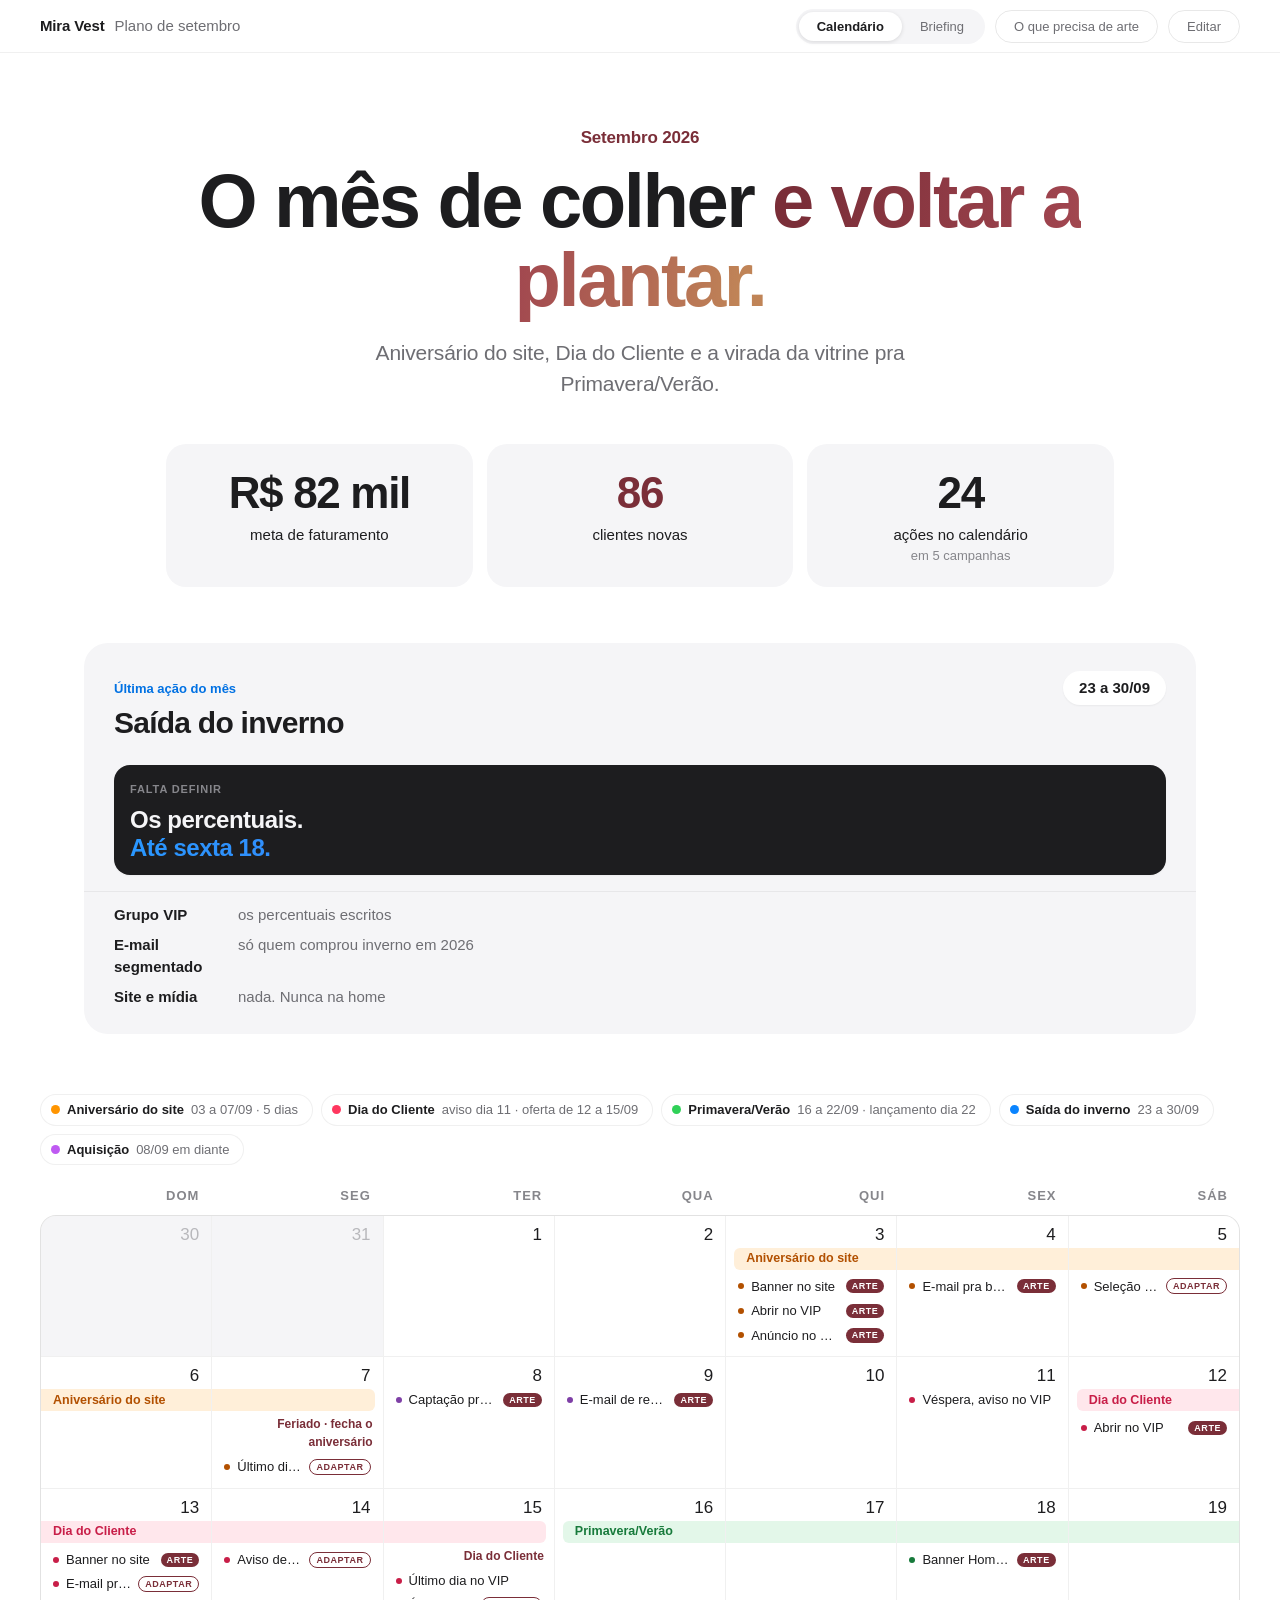
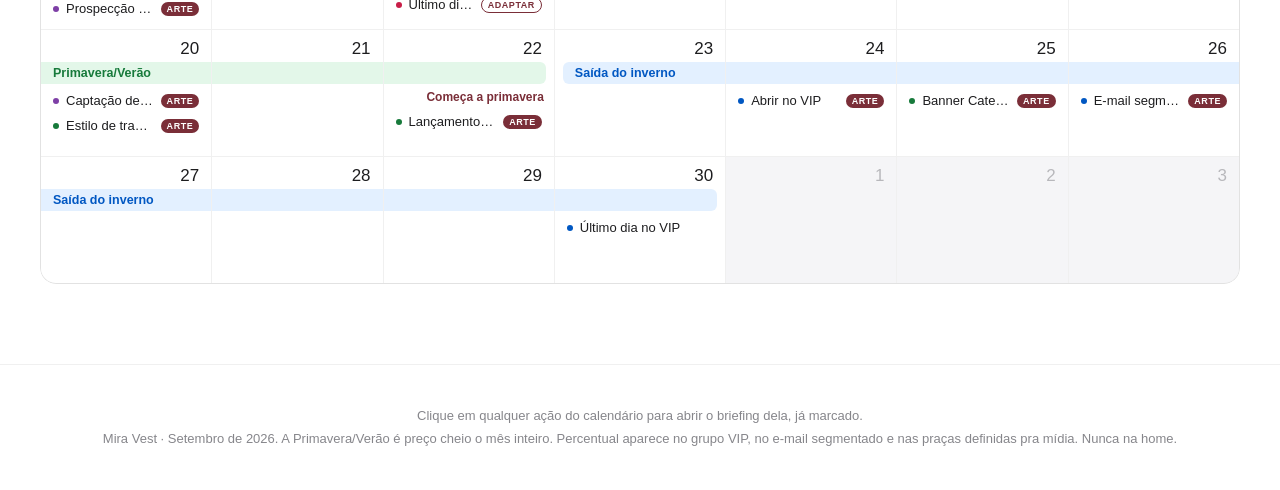
<file: setembro.html>
<!DOCTYPE html>
<html lang="pt-BR"><head>
<meta charset="UTF-8">
<meta name="viewport" content="width=device-width, initial-scale=1.0">
<meta name="robots" content="noindex, nofollow">
<title>Setembro 2026 · Mira Vest · Plano em uma tela</title>
<style>
  :root{
    --wine:#7A2E38; --wine2:#A0454F;
    --ink:#1D1D1F; --ink-soft:#6E6E73; --ink-faint:#86868B;
    --paper:#FFFFFF; --tint:#F5F5F7;
    --line:rgba(0,0,0,.09); --hair:rgba(0,0,0,.06);
    --warn:#8F4F1C;
    --fs-xl:24px; --fs-lg:17px; --fs-md:15px; --fs-sm:13px;
    --sans:ui-sans-serif,-apple-system,BlinkMacSystemFont,"SF Pro Display","SF Pro Text","Segoe UI Variable Text","Segoe UI",Inter,Roboto,"Helvetica Neue",Arial,sans-serif;
    --r:16px;
  }
  *{margin:0;padding:0;box-sizing:border-box}
  html{scroll-behavior:smooth}
  body{background:var(--paper);color:var(--ink);font-family:var(--sans);font-size:var(--fs-md);
       line-height:1.5;-webkit-font-smoothing:antialiased;text-rendering:optimizeLegibility}
  h1,h2,h3{font-weight:600;letter-spacing:-.02em}

  /* ---------- navegacao fina, estilo subnav ---------- */
  header{position:sticky;top:0;z-index:50;background:rgba(255,255,255,.72);
         backdrop-filter:saturate(180%) blur(20px);-webkit-backdrop-filter:saturate(180%) blur(20px);
         border-bottom:1px solid var(--hair);padding:0 40px}
  .nav{display:flex;align-items:center;justify-content:space-between;gap:20px;flex-wrap:wrap;
       min-height:52px;padding:8px 0}
  .navleft{display:flex;align-items:baseline;gap:10px;min-width:0}
  .brand{font-size:var(--fs-md);font-weight:700;letter-spacing:-.01em;color:var(--ink)}
  .navtitle{font-size:var(--fs-md);color:var(--ink-soft);white-space:nowrap}
  .hrow{display:contents}
  .sub{display:none}

  .hactions{display:flex;align-items:center;gap:10px;flex-wrap:wrap}
  .toggle{display:flex;background:var(--tint);border-radius:999px;padding:3px;flex:none}
  .toggle button{border:0;background:transparent;font:500 var(--fs-sm) var(--sans);color:var(--ink-soft);
                 padding:7px 18px;border-radius:999px;cursor:pointer;transition:.18s}
  .toggle button:hover{color:var(--ink)}
  .toggle button.on{background:var(--paper);color:var(--ink);font-weight:600;box-shadow:0 1px 4px rgba(0,0,0,.12)}

  .ghost{border:1px solid var(--line);background:transparent;border-radius:999px;
         font:500 var(--fs-sm) var(--sans);color:var(--ink-soft);padding:8px 18px;cursor:pointer;transition:.15s}
  .ghost:hover{background:var(--tint);color:var(--ink)}
  .ghost[aria-pressed="true"]{background:var(--wine);border-color:var(--wine);color:#fff}
  .ghost.primary{border-color:var(--wine);color:var(--wine);font-weight:600}
  .ghost.primary:hover{background:var(--wine);color:#fff}

  .legend{display:flex;align-items:center;gap:6px;flex-wrap:wrap;padding:0 0 10px}
  .chip{display:inline-flex;align-items:center;gap:7px;background:transparent;border:1px solid transparent;
        border-radius:999px;padding:4px 12px 4px 10px;font:400 var(--fs-sm) var(--sans);
        color:var(--ink-soft);cursor:pointer;transition:.15s}
  .chip:hover{background:var(--tint)}
  .chip .dot{width:8px;height:8px;border-radius:50%;flex:none}
  .chip .n{color:var(--ink-faint)}
  .chip.on{background:var(--tint);border-color:var(--line);color:var(--ink);font-weight:500}
  .lg-note{font-size:var(--fs-sm);color:var(--ink-faint);margin-left:auto}

  #editbar{margin:0 0 12px;background:var(--tint);border-radius:12px;padding:10px 14px;
           font-size:var(--fs-sm);color:var(--ink-soft);line-height:1.5}
  #editbar b{color:var(--ink)}
  #editcount{color:var(--wine);font-weight:600}
  #fsinfo{margin-top:6px;font-size:var(--fs-sm);color:var(--ink-soft)}
  #fsinfo:empty{display:none}
  #fsinfo .trocar{border:0;background:transparent;padding:0;font:inherit;
                  color:var(--wine);text-decoration:underline;cursor:pointer}


  @media (prefers-reduced-motion:reduce){*{transition:none!important;animation:none!important;scroll-behavior:auto!important}}
  @media (max-height:820px){header{position:static}}

  main{padding:0 40px 80px;max-width:1560px;margin:0 auto}
  .view{display:none}.view.on{display:block}

  /* ---------- hero ---------- */
  .hero{text-align:center;padding:72px 16px 56px;max-width:980px;margin:0 auto}
  .eyebrow{font-size:var(--fs-lg);font-weight:600;color:var(--wine);margin-bottom:10px;letter-spacing:-.01em}
  .hero-t{font-size:clamp(44px,7vw,76px);line-height:1.04;letter-spacing:-.032em;font-weight:700;color:var(--ink)}
  .hero-t .grad{background:linear-gradient(100deg,var(--wine) 10%,var(--wine2) 55%,#C08457 95%);
                -webkit-background-clip:text;background-clip:text;color:transparent}
  .hero-s{font-size:clamp(17px,2.2vw,21px);line-height:1.5;color:var(--ink-soft);
          max-width:640px;margin:18px auto 0;letter-spacing:-.01em}
  .stats{display:grid;grid-template-columns:repeat(3,1fr);gap:14px;margin-top:44px}
  .stat{background:var(--tint);border-radius:20px;padding:26px 18px 22px}
  .sv{font-size:clamp(30px,3.6vw,44px);font-weight:700;letter-spacing:-.03em;color:var(--ink);line-height:1.05}
  .stat:nth-child(2) .sv{color:var(--wine)}
  .sl{font-size:var(--fs-md);color:var(--ink);font-weight:500;margin-top:8px;line-height:1.4}
  .sl span{display:block;color:var(--ink-faint);font-weight:400;font-size:var(--fs-sm);margin-top:2px}

  /* revelacao suave no scroll */
  .reveal{opacity:0;transform:translateY(16px);transition:opacity .7s cubic-bezier(.2,.6,.2,1),transform .7s cubic-bezier(.2,.6,.2,1)}
  .reveal.in{opacity:1;transform:none}
  @media (prefers-reduced-motion:reduce){.reveal{opacity:1;transform:none}}

  /* ---------- antes do mes ---------- */
  .pre{background:var(--tint);border-radius:var(--r);
       padding:14px 16px;margin-bottom:22px;display:flex;align-items:center;gap:16px;flex-wrap:wrap}
  .pre .pt{font-size:var(--fs-sm);color:var(--ink-soft);flex:none;font-weight:600}
  .pre .pitems{display:flex;gap:10px;flex-wrap:wrap;flex:1}
  .pre .pd{font-size:var(--fs-sm);color:var(--ink-faint);margin-bottom:2px}

  /* ---------- calendario, padrao Apple Calendar ---------- */
  .calwrap{overflow-x:auto;border-radius:var(--r)}
  .cal{min-width:1060px}
  .wdays{display:grid;grid-template-columns:repeat(7,minmax(0,1fr));margin-bottom:6px}
  .wdays div{text-align:right;padding:3px 12px 3px 0;text-transform:uppercase;
             letter-spacing:.08em;font-weight:600;font-size:13px;color:var(--ink-faint)}
  .grid{display:grid;grid-template-columns:repeat(7,minmax(0,1fr));gap:1px;background:var(--hair);
        border:1px solid var(--hair);border-radius:var(--r);overflow:hidden}
  .day{background:var(--paper);min-height:126px;min-width:0;padding:8px 8px 10px;display:flex;flex-direction:column;gap:3px}
  .dhead{display:flex;justify-content:flex-end}
  .dnum{font-size:var(--fs-lg);font-weight:500;color:var(--ink);line-height:1;padding:2px 4px}
  .holi{font-size:12px;font-weight:600;color:var(--wine);text-align:right;margin:-2px 2px 2px 0}
  /* barra continua de campanha, como evento de varios dias */
  .cbar{height:22px;display:flex;align-items:center;margin:0 -8px 3px;padding:0 12px;
        font-size:12.5px;font-weight:600;white-space:nowrap;overflow:hidden}
  .cbar span{overflow:hidden;text-overflow:ellipsis}
  .cbar[data-grp]{cursor:pointer;transition:filter .12s}
  .cbar[data-grp]:hover{filter:brightness(.95)}
  .cbar[data-grp]:focus-visible{outline:2px solid var(--wine);outline-offset:1px}
  .cbar.ini{margin-left:0;border-radius:6px 0 0 6px}
  .cbar.fim{margin-right:0;border-radius:0 6px 6px 0}
  .cbar.ini.fim{border-radius:6px}
  /* a acao do dia e uma tarefinha: ponto da cor da campanha e o texto.
     Peso leve de proposito, pra barra da campanha continuar sendo o titulo. */
  .ev{display:flex;align-items:center;gap:7px;width:100%;min-width:0;text-align:left;border:0;
      background:transparent;color:var(--ink);font-family:inherit;
      border-radius:5px;padding:2px 4px;font-size:13px;font-weight:500;line-height:1.35;
      cursor:pointer;white-space:nowrap;overflow:hidden;transition:background .12s}
  .ev i{width:6px;height:6px;border-radius:50%;background:var(--evc,#8E8E93);flex:none}
  .ev span{overflow:hidden;text-overflow:ellipsis}
  .ev:hover{background:var(--tint)}
  .ev:focus-visible{outline:2px solid var(--wine);outline-offset:1px}
  /* dia de fora do mes: fica, mas apagado, so pra fechar a semana */
  .day.out{background:var(--tint)}
  .day.out .dnum{color:var(--ink-faint);opacity:.55;font-weight:400}
  .camps{display:flex;gap:8px;flex-wrap:wrap;margin-bottom:18px}
  .cpill{display:flex;align-items:center;gap:7px;border:1px solid var(--hair);background:var(--paper);
         border-radius:999px;padding:5px 14px 5px 10px;font-size:var(--fs-sm);color:var(--ink-soft)}
  .cpill b{color:var(--ink);font-weight:600}
  .cpill i{width:9px;height:9px;border-radius:50%;flex:none;font-style:normal}
  .star{color:var(--wine)} .warn{color:var(--warn)}

  /* ---------- briefing ---------- */
  .group{margin-bottom:72px;scroll-margin:80px}
  .ghead{display:flex;align-items:baseline;gap:12px;flex-wrap:wrap;margin-bottom:6px}
  .gdot{width:12px;height:12px;border-radius:50%;flex:none;align-self:center}
  .ghead h2{font-size:clamp(24px,3vw,34px);letter-spacing:-.025em;color:var(--ink)}
  .gcount,.gper{font-size:var(--fs-sm);color:var(--ink-faint)}
  .gmeta{margin-left:auto;font-size:var(--fs-sm);font-weight:600;border-radius:999px;padding:4px 14px}
  .gdesc{font-size:var(--fs-lg);color:var(--ink-soft);margin-bottom:22px;max-width:760px;line-height:1.55;letter-spacing:-.01em}
  .cards{display:grid;grid-template-columns:repeat(auto-fill,minmax(330px,1fr));gap:16px}

  .bc{background:var(--paper);border:1px solid var(--hair);border-radius:18px;padding:20px 22px 22px;
      display:flex;flex-direction:column;transition:box-shadow .25s,transform .25s,background .3s;scroll-margin:110px;
      box-shadow:0 1px 2px rgba(0,0,0,.03)}
  .bc:hover{box-shadow:0 10px 30px rgba(0,0,0,.08);transform:translateY(-2px)}
  .bc:focus-visible{outline:2px solid var(--wine);outline-offset:2px}
  .bc.target{background:var(--tint)}
  .bc.target .fromcal{display:inline-flex}
  .fromcal{display:none;align-items:center;gap:5px;align-self:flex-start;margin-bottom:9px;
           font-size:var(--fs-sm);font-weight:600;color:#0071E3;
           background:none;border:1px solid transparent;border-radius:999px;
           padding:3px 10px 3px 7px;margin-left:-6px;cursor:pointer;font-family:inherit;
           transition:background .15s,border-color .15s}
  .fromcal:hover{background:var(--paper);border-color:var(--line)}
  .fromcal:focus-visible{outline:2px solid var(--wine);outline-offset:2px}
  @keyframes diaflash{0%,100%{background:var(--paper)}25%,60%{background:var(--tint)}}
  .day.flash{animation:diaflash 1.3s ease-in-out}

  .bhead{display:flex;align-items:center;gap:8px;margin-bottom:6px}
  .bdate{font-size:var(--fs-sm);color:var(--ink-faint)}
  .bdate b{color:var(--ink);font-weight:600}
  .bc h3{font-size:19px;line-height:1.3;letter-spacing:-.02em;color:var(--ink);margin-bottom:14px}
  .fpill{margin-left:auto;flex:none;display:inline-flex;align-items:center;gap:6px;
         font-size:var(--fs-sm);color:var(--ink-soft);white-space:nowrap}
  .fpill i{width:8px;height:8px;border-radius:50%;flex:none;font-style:normal}

  .props{display:grid;grid-template-columns:max-content 1fr;column-gap:16px;row-gap:8px;align-items:baseline}
  .pl{font-size:var(--fs-md);color:var(--ink-faint);white-space:nowrap}
  .pv{font-size:var(--fs-md);color:var(--ink);line-height:1.5;white-space:pre-line}
  /* gatilho: por que essa acao converte, alem da oferta em si */
  .cpbox{margin-top:14px;background:var(--tint);border-radius:12px;padding:11px 13px}
  .cpl{font-size:var(--fs-sm);color:var(--ink-faint);letter-spacing:.02em;margin-bottom:3px}
  .cpt{font-size:var(--fs-md);color:var(--ink);line-height:1.5;min-height:1.4em;white-space:pre-wrap}
  /* marca de arte: a designer bate o olho e sabe o que e dela */
  .arte{display:inline-flex;align-items:center;flex:none;border-radius:999px;padding:3px 9px;
        font-size:11px;font-weight:700;letter-spacing:.04em;text-transform:uppercase;margin-left:8px}
  .arte.nova{background:var(--wine);color:#fff}
  .arte.adapta{border:1px solid var(--wine);color:var(--wine)}
  .arte.vazio{border:1px dashed var(--ink-faint);color:var(--ink-faint);text-transform:none;font-weight:500}
  .arte.so-edicao{display:inline-flex}
  .arte.vazio{display:none}
  body.editando .arte.vazio{display:inline-flex}
  body.editando .arte.so-edicao{cursor:pointer}
  .ev span{min-width:0;flex:1}
  .ev .am{margin-left:auto;flex:none;font-style:normal;font-size:9px;font-weight:700;letter-spacing:.06em;
          text-transform:uppercase;border-radius:999px;padding:1px 6px}
  .ev .am.nova{background:var(--wine);color:#fff}
  .ev .am.adapta{border:1px solid var(--wine);color:var(--wine)}
  /* modo designer: so o que precisa de arte */
  body.so-arte .bc:not(.tem-arte){display:none}
  body.so-arte .ev:not(.tem-arte){display:none}
  .gats{margin-top:15px;padding-top:14px;border-top:1px solid var(--hair);
        display:flex;flex-direction:column;gap:10px}
  .gl{font-size:var(--fs-sm);color:var(--ink-faint);letter-spacing:.02em}
  .gt{display:grid;grid-template-columns:max-content 1fr;column-gap:14px;align-items:baseline}
  .gt b{font-size:var(--fs-sm);font-weight:600;color:var(--wine);white-space:nowrap;
        background:#F7EFF0;border-radius:999px;padding:3px 11px}
  .gt p{font-size:var(--fs-md);color:var(--ink);line-height:1.5;white-space:pre-line}
  @media(max-width:640px){ .gt{grid-template-columns:1fr;row-gap:4px} .gt b{justify-self:start} }

  body.editando [data-e]{outline:1px dashed var(--line);outline-offset:3px;border-radius:3px;cursor:text;min-width:24px;display:inline-block}
  body.editando [data-e]:hover{outline-color:var(--ink-soft);background:var(--tint)}
  body.editando [data-e]:focus{outline:2px solid var(--wine);background:var(--paper)}
  body.editando [data-vazio]{display:block!important;opacity:.55}
  [data-vazio]{display:none}
  [data-e].mudou{background:#FBF4E9;outline-color:var(--warn)}
  .regra{margin-top:6px;font-size:var(--fs-sm);color:var(--warn);font-weight:500}

  footer{padding:40px;font-size:var(--fs-sm);color:var(--ink-faint);max-width:1560px;margin:0 auto;
         border-top:1px solid var(--hair);line-height:1.7;text-align:center}

  @media (max-width:820px){
    header,main{padding-left:18px;padding-right:18px}
    footer{padding:32px 18px}
    .hero{padding:44px 4px 36px}
    .stats{grid-template-columns:1fr;gap:10px}
    .cards{grid-template-columns:1fr}
    .lg-note{margin-left:0;flex-basis:100%}
    .navtitle{display:none}
  }

  /* ---------- primeira acao: um cartao so, informacao primeiro ---------- */
  .acao{max-width:1120px;margin:0 auto;padding:0 4px 60px}
  .acard{background:var(--tint);border-radius:24px;padding:28px 30px 10px}
  .ahead{display:flex;align-items:baseline;justify-content:space-between;gap:14px;flex-wrap:wrap;margin-bottom:20px}
  .a-eyebrow{font-size:var(--fs-sm);font-weight:600;color:#0071E3;margin-bottom:2px}
  .a-title{font-size:clamp(22px,3vw,30px);letter-spacing:-.025em;color:var(--ink)}
  .a-when{font-size:var(--fs-md);font-weight:600;color:var(--ink);background:var(--paper);border-radius:999px;padding:6px 16px;box-shadow:0 1px 2px rgba(0,0,0,.05)}
  .aoffer{display:grid;grid-template-columns:1fr 1.25fr 1.25fr;gap:12px}
  .aoffer.dois{grid-template-columns:1fr 1.6fr}
  .aoffer.um{grid-template-columns:1fr}
  .a-sub{font-size:var(--fs-md);color:var(--ink-soft);margin:-12px 0 18px;max-width:70ch;line-height:1.5}
  .group .acard{margin:6px 0 18px}
  .aitem{background:var(--paper);border-radius:16px;padding:16px 16px 14px;display:flex;flex-direction:column;gap:12px;box-shadow:0 1px 2px rgba(0,0,0,.04)}
  .aitem.dark{background:#1D1D1F;color:#F5F5F7;justify-content:center;gap:8px}
  .alab{font-size:11px;font-weight:600;text-transform:uppercase;letter-spacing:.08em;color:var(--ink-faint)}
  .aitem.dark .alab{color:#86868B}
  .afree{font-size:clamp(19px,2.1vw,24px);font-weight:700;letter-spacing:-.02em;line-height:1.15}
  .afree span{display:block;background:linear-gradient(90deg,#2997FF,#5E5CE6);-webkit-background-clip:text;background-clip:text;color:transparent}
  .ladder{display:flex;gap:8px;align-items:stretch}
  .ladder>div{flex:1;background:var(--tint);border-radius:12px;padding:12px 4px 10px;text-align:center}
  .lv{display:block;font-size:clamp(18px,2vw,24px);font-weight:700;letter-spacing:-.02em;color:var(--ink);white-space:nowrap}
  .lv.g2{background:linear-gradient(90deg,#0071E3,#2997FF);-webkit-background-clip:text;background-clip:text;color:transparent}
  .lv.g3{background:linear-gradient(90deg,#5E5CE6,#BF5AF2);-webkit-background-clip:text;background-clip:text;color:transparent}
  .ll{display:block;font-size:var(--fs-sm);color:var(--ink-faint);margin-top:3px;white-space:nowrap}
  .achan2{margin:16px -30px 0;padding:12px 30px 16px;border-top:1px solid var(--hair);display:flex;flex-direction:column;gap:7px}
  .chrow{display:grid;grid-template-columns:110px 1fr;gap:14px;align-items:baseline;font-size:var(--fs-md)}
  .chrow b{font-weight:600;color:var(--ink)}
  .chrow span{color:var(--ink-soft)}
  @media(max-width:820px){
    .aoffer{grid-template-columns:1fr}
    .achan2{margin:16px -18px 0;padding:12px 18px 14px}
    .acard{padding:22px 18px 6px}
  }
</style>
</head>
<body class="">

<header>
  <div class="nav">
    <div class="navleft">
      <span class="brand">Mira Vest</span>
      <span class="navtitle">Plano de setembro</span>
    </div>
    <div class="hactions">
      <div class="toggle">
        <button id="btn-cal" class="on" type="button" aria-pressed="true">Calendário</button>
        <button id="btn-brief" type="button" aria-pressed="false" class="">Briefing</button>
      </div>
      <button id="btn-arte" class="ghost" type="button" aria-pressed="false" title="Mostra só as ações que precisam de arte">O que precisa de arte</button>
      <button id="btn-edit" class="ghost" type="button" aria-pressed="false">Editar</button>
      <button id="btn-save" class="ghost primary" type="button" hidden="">Salvar</button>
    </div>
  </div>
  <div id="editbar" hidden="">
    <b>Modo edição.</b> Clique em qualquer texto para mudar. Ao terminar, clique em
    <b>Salvar</b>. Na primeira vez o navegador pergunta qual arquivo: escolha o <b>setembro.html</b> da pasta do plano. Depois é só salvar. Campo vazio aparece em cinza: clique e escreva.
    <span id="editcount"> · 37 campos alterados</span>
    <div id="fsinfo"></div>
  </div>
</header>

<main>
<section class="hero">
  <p class="eyebrow reveal in" style="transition-delay: 0ms;">Setembro 2026</p>
  <h1 class="hero-t reveal in" style="transition-delay: 60ms;">O mês de colher<span class="grad"> e voltar a plantar.</span></h1>
  <p class="hero-s reveal in" style="transition-delay: 120ms;">Aniversário do site, Dia do Cliente e a virada da vitrine pra Primavera/Verão.</p>
  <div class="stats">
    <div class="stat reveal in" style="transition-delay: 180ms;"><div class="sv">R$ 82 mil</div><div class="sl">meta de faturamento</div></div>
    <div class="stat reveal in" style="transition-delay: 240ms;"><div class="sv">86</div><div class="sl">clientes novas</div></div>
    <div class="stat reveal in" style="transition-delay: 240ms;"><div class="sv">24</div><div class="sl">ações no calendário<span>em 5 campanhas</span></div></div>
  </div>
</section>

  

<section id="view-cal" class="view on">
<section class="acao" id="agora"></section>
    <div class="pre" id="pre" style="display: none;"></div>
    <div class="camps" id="camps"></div>
    <div class="calwrap">
      <div class="cal">
        <div class="wdays"><div>Dom</div><div>Seg</div><div>Ter</div><div>Qua</div><div>Qui</div><div>Sex</div><div>Sáb</div></div>
        <div class="grid" id="grid"></div>
      </div>
    </div>
  </section>
  <section id="view-brief" class="view"><div id="groups"></div></section>
</main>

<footer>
Clique em qualquer ação do calendário para abrir o briefing dela, já marcado.
  <br>Mira Vest · Setembro de 2026. A Primavera/Verão é preço cheio o mês inteiro. Percentual aparece no grupo VIP, no e-mail segmentado e nas praças definidas pra mídia. Nunca na home.
</footer>

<script>
const FUN = {
  topo:  {label:'Topo · descoberta',    short:'Topo',     c:'#FF9F0A', bg:'#FFF3E0'},
  meio:  {label:'Meio · consideração',  short:'Meio',     c:'#30D158', bg:'#E7F8EC'},
  fundo: {label:'Fundo · conversão',    short:'Fundo',    c:'#0A84FF', bg:'#E6F1FF'},
  ret:   {label:'Retenção · base',      short:'Retenção', c:'#BF5AF2', bg:'#F6EBFD'}
};

/*DADOS_INICIO*/
const CAMPS = {
  aniv: {ini:'2026-09-03', fim:'2026-09-07', c:'#FF9500', bg:'#FFEFD9', ct:'#B25000', name:'Aniversário do site', per:'03 a 07/09 · 5 dias', meta:'Frete + progressivo + crédito'},
  cliente: {ini:'2026-09-12', fim:'2026-09-15', c:'#FF375F', bg:'#FFE7EC', ct:'#C81E48', name:'Dia do Cliente', per:'aviso dia 11 · oferta de 12 a 15/09', meta:'Cupom por categoria', desc:'Sete cupons numa página do site, cada um abrindo em horário marcado. O desconto vive no cupom, o preço do site não muda. Há um sétimo lote guardado, caso a janela seja estendida.'},
  prima: {ini:'2026-09-16', fim:'2026-09-22', c:'#30D158', bg:'#E3F7E9', ct:'#177A3B', name:'Primavera/Verão', per:'16 a 22/09 · lançamento dia 22', meta:'A única sem desconto'},
  inverno: {ini:'2026-09-23', fim:'2026-09-30', c:'#0A84FF', bg:'#E3F0FF', ct:'#0057C2', name:'Saída do inverno', per:'23 a 30/09', meta:'Canal fechado'},
  aquis: {c:'#BF5AF2', bg:'#F3E8FB', ct:'#7E3FA6', name:'Aquisição', per:'08/09 em diante', meta:'Trazer cliente nova'}
};

const A = [
{id:1, d:'2026-09-03', t:'9h', title:'Banner no site', camp:'aniv', fun:'topo', arte:'nova', star:true, of:'Frete grátis ou Sedex pela metade do preço', pub:'Todo tráfego do site, mulheres +40', ch:'Home do site', fmt:'Banner do topo desktop: 1920x600px\nBanner do topo mobile: 1080x1350px\nBanner categoria de produtos: 900x600px\nEstático ou vídeo', reg:'Sem percentual no banner', gat:{risc:'Frete grátis sem valor mínimo tira a barreira de sempre, e a troca é sem custo se não servir.'}},
{id:2, d:'2026-09-03', t:'19h', title:'Abrir no VIP', camp:'aniv', fun:'ret', arte:'nova', star:true, of:'Frete grátis\nProgressivo: 1 peça 15%, 2 peças 25%, 3 peças 35%\nCrédito de aniversário: R$ 50 acima de R$ 300, R$ 100 acima de R$ 500, R$ 180 acima de R$ 800\nO crédito vale até 30/09', pub:'Grupos VIP do WhatsApp', ch:'WhatsApp VIP', fmt:'Card 1080x1080px', reg:'Com os percentuais escritos\nO progressivo vale em peças selecionadas', gat:{fomo:'A grade não repõe... Peças com seus últimos tamanhos'}},
{id:22, d:'2026-09-05', t:'10h30', title:'Seleção do sábado', camp:'aniv', fun:'fundo', arte:'adapta', of:'Mesma condição da abertura: frete grátis, progressivo e crédito', pub:'Grupos VIP', ch:'WhatsApp VIP', fmt:'Fotos do catálogo com o preço na imagem, 1080x1080px', gat:{cat:'peças que resolvem algum problema da cliente, uma mala pronta pra viagem, ou compra inteligente para proxima estação..'}},
{id:3, d:'2026-09-04', title:'E-mail pra base', camp:'aniv', fun:'meio', arte:'nova', of:'Mesma oferta do VIP', pub:'Clientes +40', ch:'E-mail', fmt:'E-mail de 600px de largura\nTopo em 600x400px', reg:'Mesma condição do grupo, com os percentuais escritos', gat:{int:'Quebrar em blocos por intenção, não por categoria: pra quem trabalha fora, pra quem tem compromisso à noite, pra quem quer repor o básico.'}},
{id:4, d:'2026-09-03', title:'Anúncio no Meta Ads', camp:'aniv', fun:'topo', arte:'nova', of:'Frete grátis\nMesma oferta do VIP\nÁreas verdes', pub:'Quem ainda não comprou na marca, e quem se parece com as clientes que mais compram', ch:'Meta Ads', fmt:'Estático 1080x1350px\nEstático 1080x1920px', reg:'Sobe na véspera, dia 02\nPublicar onde não tem lojistas (área verde)', gat:{risc:'Frete grátis sem valor mínimo Troca sem custos.'}},
{id:5, d:'2026-09-07', t:'19h', title:'Último dia no VIP', camp:'aniv', fun:'fundo', arte:'adapta', of:'A mesma condição, até as 23h59', pub:'Grupos VIP', ch:'WhatsApp VIP', fmt:'Card 1080x1080px\nA arte do dia 03 com tarja de último dia', reg:'Fecha a janela hoje às 23h59\nAvisa que o crédito já ganho vale até 30/09', gat:{fomo:'Urgência com hora: encerra às 23h59.'}},
{id:15, d:'2026-09-11', t:'20h', title:'Véspera, aviso no VIP', camp:'cliente', fun:'ret', of:'Nenhuma. Só comunicação pro grupo VIP', pub:'Grupos VIP', ch:'WhatsApp VIP, mensagem de texto', fmt:'Sem arte. Mensagem de texto', reg:'Texto puro com a hora de amanhã\nUm disparo, na noite anterior', gat:{fomo:'amanhã, 10h, aqui. Quem não abrir na hora entra depois de todo mundo.',anc:'Somente para o grupo vip ação exclusiva.'}, copy:'Exemplo:\nOi! Passando para te contar uma novidade em primeira mão 💛\nAmanhã, às 10h, tem algo especial por aqui. E como você é nossa cliente VIP, vai poder conhecer e escolher primeiro.'},
{id:7, d:'2026-09-12', t:'10h', title:'Abrir no VIP', camp:'cliente', fun:'ret', arte:'nova', star:true, of:'Cupom de 50% nas categorias do dia\nSedex pela metade, sem cupom\nBrinde: creme de mãos, nas 30 primeiras compras', pub:'Clientes VIP, mulheres +40', ch:'WhatsApp VIP', fmt:'Imagem quadrada: 1080x1080px', reg:'O link da mensagem vai pra página de cupons, não pra categoria\nA arte sai das peças com grade cheia\nO brinde vai no texto da mensagem, não na arte', gat:{fomo:'Escassez do estoque e de brinde... Escassez de antecipação de oferta antes de abrir para o publico aberto.'}, copy:'Exemplo:\nSabe aquela peça que você bate o olho e já imagina usando? Então aproveita: o Outlet abriu primeiro pra você.\n\nExemplo de arte:\nOUTLET VIP\nVocê escolhe primeiro. Peças Mira Vest por R$ 89 e R$ 149\n_Acesso antecipado para clientes VIP_\nAcesse o link'},
{id:8, d:'2026-09-13', t:'9h', title:'Banner no site', camp:'cliente', fun:'fundo', arte:'nova', star:true, of:'Frete Grátis\nBrinde: creme de mãos, nas 30 primeiras compras', pub:'Mulheres +40', ch:'Site', fmt:'Banner desktop: 1920x600px\nBanner mobile: 1080x1350px\nBanner categoria mobile: 900x600px', gat:{}},
{id:9, d:'2026-09-13', t:'11h', title:'E-mail pra base', camp:'cliente', fun:'meio', of:'A mesma condição do grupo\nSedex pela metade, sem cupom\nBrinde: creme de mãos, nas 30 primeiras compras', pub:'Base inteira de e-mails', ch:'E-mail', fmt:'E-mail de 600px de largura\nArte do site adaptada', reg:'Mesma condição do grupo VIP\nO botão leva pra página de cupons', gat:{int:'Três blocos por intenção de compra: resolver o trabalho, resolver o compromisso da noite, repor o que já acabou no armário.'}, copy:'Exemplo:\nSeu armário está pedindo o quê?\n\nOUTLET\n\nR$ 89 | R$ 149\n\nPara trabalhar. Para sair. Para viver.', arte:'adapta'},
{id:16, d:'2026-09-14', t:'19h', title:'Aviso de último dia', camp:'cliente', fun:'fundo', arte:'adapta', of:'A mesma condição, com data de fim anunciada', pub:'Grupos VIP', ch:'WhatsApp VIP', fmt:'Card 1080x1080px\nA arte da abertura com tarja de encerramento', reg:'A mensagem diz que termina amanhã, 15/09, às 23h59', gat:{fomo:'Aviso único, com data e hora. A força vem de a marca cumprir o prazo que anuncia.'}, copy:'ÚLTIMO DIA 💛\n\nO Outlet termina amanhã.\n\n15/09 • 23h59\n\nR$ 89 | R$ 149\n\n[APROVEITAR O OUTLET]'},
{id:17, d:'2026-09-15', t:'10h', title:'Último dia no VIP', camp:'cliente', fun:'fundo', star:true, of:'A condição até as 23h59 de hoje', pub:'Grupos VIP', ch:'WhatsApp VIP, mensagem de texto', fmt:'Sem arte. Mensagem de texto', reg:'Texto puro com a contagem até as 23h59 de hoje', gat:{fomo:'Hoje é a data e é o fechamento. Contagem por hora, com o que ainda tem tamanho.'}},
{id:18, d:'2026-09-15', t:'11h', title:'Último dia por e-mail', camp:'cliente', fun:'meio', arte:'adapta', of:'A condição até as 23h59 de hoje', pub:'Base inteira de e-mails', ch:'E-mail', fmt:'E-mail de 600px de largura\nArte do site com tarja de último dia', reg:'Mesma condição do grupo, com o fim hoje às 23h59\nVai pra base inteira', gat:{fomo:'O prazo é o mecanismo: encerra às 23h59. Junto, as peças da prateleira que perderam tamanho desde sábado.'}},
{id:6, d:'2026-09-09', title:'E-mail de resgate', camp:'aquis', fun:'ret', arte:'nova', of:'Cupom de retorno\nConvite pro grupo VIP', pub:'Quem comprou uma vez nos últimos 9 meses e não voltou', ch:'E-mail', fmt:'E-mail de 600px de largura', reg:'A condição vai em cupom, digitado no carrinho\nVale nas coleções até INV26\nNa mesma mensagem entra o convite pro grupo VIP', gat:{int:'A seleção parte do que ela já levou: peça que combina com a compra dela, não vitrine genérica.'}},
{id:19, d:'2026-09-08', title:'Captação pro grupo VIP', camp:'aquis', fun:'topo', arte:'nova', of:'Nenhuma. A promessa é ver antes', pub:'Quem ainda não conhece a marca, nas praças definidas', ch:'Meta', fmt:'Estático 1080x1350px', reg:'Sobe na véspera, dia 07, e roda até sexta 18\nNo dia 19 entra o criativo de Black Friday, na mesma campanha\nO criativo promete ver a condição antes do site\nO destino é o convite do grupo VIP', gat:{fomo:'O grupo vê a condição antes do site. Quem entra depois da abertura já perdeu a vantagem daquela ação.'}},
{id:20, d:'2026-09-13', per:'13 a 15/09', title:'Prospecção no pico', camp:'aquis', fun:'topo', arte:'nova', of:'A mecânica do Dia do Cliente, a definir\nSedex pela metade', pub:'Quem ainda não comprou e quem está procurando peça de trabalho, nas praças definidas', ch:'Meta e Google, apontando pro site', fmt:'Estático 1080x1350px\nNo Google entra o catálogo, sem arte nova', reg:'Sobe na véspera, sábado 12, e roda até terça 15\nPercentual não entra no criativo\nO Sedex se escreve pela metade, sem o número', gat:{risc:'Primeira compra pede prova: frete claro e troca sem custo se não servir.'}},
{id:24, d:'2026-09-20', title:'Captação de Black Friday', camp:'aquis', fun:'topo', arte:'nova', of:'Nenhuma. A promessa é entrar antes', pub:'Quem já comprou e não está em nenhum grupo\nQuem ainda não conhece a marca', ch:'Meta', fmt:'Estático 1080x1350px\nCard 1080x1080px de boas-vindas pro grupo', reg:'Sobe na véspera, dia 19, no lugar do criativo do VIP, na mesma campanha\nRoda até o fim de outubro\nExclui quem já está nos grupos\nO criativo promete entrar antes na Black Friday, sem prometer desconto agora\nO destino é o convite do grupo VIP\nQuem entra recebe uma mensagem de boas-vindas no mesmo dia', gat:{ant:'A Black Friday é o dia em que tudo esgota primeiro. Quem está no grupo escolhe antes de a peça sumir.'}},
{id:10, d:'2026-09-18', title:'Banner Home - VERÃO', camp:'prima', fun:'topo', arte:'nova', of:'NOVA COLEÇÃO DE VERÃO', pub:'Mulheres +40', ch:'Home do Site', fmt:'Estático 1080x1350px\nEstático 1920x720px', gat:{anc:'-> Coleção VR27 - lançamento oficial\n-> Produtos com grade cheia\n-> Estampas exclusivas\n-> Cara do verão\n-> Produtos mais caro, para que produtos recorrentes tenham custo beneficio.\n-> valor na durabilidade e na multiplicidade de looks\n-> Estampas Exclusivas'}},
{id:11, d:'2026-09-20', title:'Estilo de transição - Meta Ads', camp:'prima', fun:'meio', arte:'nova', of:'NOVA COLEÇÃO DE VERÃO', pub:'Seguidores e Publico Morno Mulheres', ch:'Meta Ads', fmt:'Carrossel 1080x1350px, de 4 a 6 cartões\nCarrossel 1080x1920px, de 4 a 6 cartões', reg:'Carrossel de looks\nEstética Solar e Leve\nFoco nos Benefícios da Estação', gat:{int:'-> Resolve a dúvida de quem não sabe montar produção.\n->  Use cada tela para mostrar uma estampa diferente, um look completo ou os detalhes em zoom das peças mais fortes da coleção'}},
{id:21, d:'2026-09-22', t:'10h', title:'Lançamento OFICIAL GERAL', camp:'prima', fun:'fundo', arte:'nova', star:true, of:'NOVA COLEÇÃO DE VERÃO', pub:'Já conhecem a marca', ch:'Site, WhatsApp Vip , e-mail, Meta Ads e Google Ads', fmt:'WhatsApp: estático 1080x1080px\nE-mail: estático 600x400px\nMeta: dois vídeos 1080x1350px e 1080x1920px (Fashion Reels com escrita) - é um video que ja existe, só colocar textos nele!', gat:{ant:'-> A estação vira no mesmo dia em que a coleção entra.\n-> Quem escolhe agora veste o calor que está chegando',int:'Cara do verão',anc:'Produtos mais caro, para que produtos recorrentes tenham custo beneficio.'}},
{id:23, d:'2026-09-25', title:'Banner Categoria e outro banner reserva Home', camp:'prima', fun:'meio', arte:'nova', of:'NOVA COLEÇÃO DE VERÃO', pub:'Mulheres +40 que ja conhecem a marca', ch:'Banners em geral', fmt:'Banner Categoria Desktop: 1920x350px\nBanner Categoria Celular:  900x700px\n\nBanner desktop: 1920x600px (para troca ou adição no site)\nBanner mobile: 1080x1350px (para troca ou adição no site)', gat:{cat:'-> Senso de novidade'}},
{id:12, d:'2026-09-24', t:'19h', title:'Abrir no VIP', camp:'inverno', fun:'fundo', arte:'nova', of:'Condição de saída no inverno, só no grupo\nDescontos a definir', pub:'Grupos VIP', ch:'WhatsApp VIP', fmt:'Card 1080x1080px', reg:'Abre com os percentuais escritos, só no grupo\nVale nas peças de inverno', gat:{}},
{id:13, d:'2026-09-26', title:'E-mail segmentado', camp:'inverno', fun:'ret', arte:'nova', of:'A mesma condição de saída', pub:'Quem comprou peça de inverno em 2026\nNão vai pra base inteira', ch:'E-mail segmentado', fmt:'E-mail de 600x400px', gat:{ant:'Ela já comprou frio uma vez: a mensagem é completar o guarda-roupa antes do próximo inverno.'}},
{id:26, d:'2026-09-30', t:'10h', title:'Último dia no VIP', camp:'inverno', fun:'fundo', of:'A condição até as 23h59 de hoje', pub:'Grupos VIP', ch:'WhatsApp VIP, mensagem de texto', fmt:'Sem arte. Mensagem de texto', reg:'Texto puro com a contagem até as 23h59 de hoje', gat:{fomo:'O inverno fecha hoje e não volta até o ano que vem. O que sobrar sai do ar com o mês.'}}
];

const B = [

];

const M = [

];
/*DADOS_FIM*/

const SPECIAL = {
 '2026-09-07':{tag:'Feriado · fecha o aniversário', note:'Último dia da ação. Só o disparo de fechamento à noite.'},
 '2026-09-15':{tag:'Dia do Cliente', note:'A data mais forte de setembro na moda.'},
 '2026-09-22':{tag:'Começa a primavera', note:'A estação vira e a coleção entra completa no mesmo dia.'}
};

const WD = ['dom','seg','ter','qua','qui','sex','sáb'];
const esc = s => String(s==null?'':s).replace(/&/g,'&amp;').replace(/</g,'&lt;').replace(/>/g,'&gt;').replace(/"/g,'&quot;');
const fmtDate = d => { const p=d.split('-').map(Number); return WD[new Date(p[0],p[1]-1,p[2]).getDay()]+' '+String(p[2]).padStart(2,'0')+'/'+String(p[1]).padStart(2,'0'); };

/* card compacto do calendário */
/* ação vem primeiro, o que trava o go-live desce pro pé do dia com divisória */
function diaHtml(itens){
  const acoes=itens.filter(i=>!i.bast), travas=itens.filter(i=>i.bast);
  return acoes.map(miniCard).join('')+travas.map(miniCard).join('');
}

function miniCard(it){
  /* padrao Apple Calendar: a pilula leva SO o nome. Hora, canal e selos moram no
     briefing, um clique adiante. A cor e a da campanha, como agenda colorida. */
  const isB = !!it.bast, k = isB ? 'bast' : it.fun;
  const target = isB ? 'b-'+it.id : 'a-'+it.id;
  const cp = !isB && it.camp && CAMPS[it.camp] ? CAMPS[it.camp] : null;
  const st = cp ? ' style="--evc:'+(cp.ct||cp.c)+'"' : '';
  const am=it.arte&&ARTE[it.arte]?'<em class="am '+it.arte+'">'+(it.arte==='nova'?'arte':'adaptar')+'</em>':'';
  return '<button class="ev'+(isB?' bast':'')+(it.arte?' tem-arte':'')+'" data-fun="'+k+'" data-go="'+target+'"'+st+
         ' type="button" title="'+esc(it.title)+'"><i></i><span>'+esc(it.title)+'</span>'+am+'</button>';
}

/* itens anteriores a 01/09 saem da grade e viram faixa compacta, sem semana vazia */
function preStrip(){
  const items = A.filter(a=>a.d<'2026-09-01').concat(B.filter(b=>b.d<'2026-09-01').map(b=>Object.assign({bast:true},b)))
                 .sort((x,y)=>x.d.localeCompare(y.d));
  if(!items.length){ document.getElementById('pre').style.display='none'; return; }
  document.getElementById('pre').innerHTML =
    '<div class="pt">Antes do mês</div><div class="pitems">'+
    items.map(it=>'<div style="min-width:250px;flex:1">'+
      '<div class="pd">'+fmtDate(it.d)+'</div>'+miniCard(it)+'</div>').join('')+'</div>';
}

/* Semana de domingo a sábado, como calendário de verdade. Os dias de agosto e
   de outubro que fecham a primeira e a última linha aparecem apagados. */

/* de quando a quando cada ação roda: a janela pinta o topo do dia com a cor dela.
   As janelas não se cruzam, então cada dia pertence a uma campanha só. */
function campDoDia(key){
  for(const k in CAMPS){ const c=CAMPS[k]; if(c.ini && key>=c.ini && key<=c.fim) return k; }
  return null;
}

function campsStrip(){
  document.getElementById('camps').innerHTML =
    ['aniv','cliente','prima','inverno','aquis'].map(k=>{
      const c=CAMPS[k];
      return '<span class="cpill"><i style="background:'+c.c+'"></i><b>'+
             esc(c.name.split(' · ')[0])+'</b> '+esc(c.per)+'</span>';
    }).join('');
}
function calendar(){
  const IN=d=>d>='2026-09-01'&&d<='2026-09-30', byDate={};
  A.filter(a=>IN(a.d)).forEach(a=>{(byDate[a.d]=byDate[a.d]||[]).push(a)});
  B.filter(b=>IN(b.d)).forEach(b=>{(byDate[b.d]=byDate[b.d]||[]).push(Object.assign({bast:true},b))});

  const iso=d=>d.getFullYear()+'-'+String(d.getMonth()+1).padStart(2,'0')+'-'+String(d.getDate()).padStart(2,'0');
  const um=new Date(2026,8,1), trinta=new Date(2026,8,30);
  const ini=new Date(2026,8,1-um.getDay());          /* domingo que abre a primeira semana */
  const fim=new Date(2026,8,30+(6-trinta.getDay())); /* sabado que fecha a ultima */

  let h='';
  for(const d=new Date(ini); d<=fim; d.setDate(d.getDate()+1)){
    const key=iso(d), da=d.getDate();
    if(!IN(key)){ h+='<div class="day out"><div class="dhead"><span class="dnum">'+da+'</span></div></div>'; continue; }
    const sp=SPECIAL[key], ck=campDoDia(key), cp=ck?CAMPS[ck]:null;
    /* o nome da campanha reaparece no domingo, senao a linha nova nasce sem titulo */
    const nomeia=cp&&(key===cp.ini||d.getDay()===0);
    h+='<div class="day'+(sp?' special':'')+'" id="dia-'+key+'">'+
       '<div class="dhead"><span class="dnum">'+da+'</span></div>'+
       (cp?'<div class="cbar'+(key===cp.ini?' ini':'')+(key===cp.fim?' fim':'')+
           '" data-grp="'+ck+'" role="button" tabindex="0" title="'+esc(cp.name)+'"'+
           ' style="background:'+cp.bg+';color:'+(cp.ct||cp.c)+'">'+
           (nomeia?'<span>'+esc(cp.name.split(' · ')[0])+'</span>':'')+'</div>':'')+
       (sp?'<div class="holi">'+esc(sp.tag)+'</div>':'')+
       diaHtml(byDate[key]||[])+'</div>';
  }
  document.getElementById('grid').innerHTML=h;
}

/* ed() carimba o endereco do campo no elemento, pra edicao saber o que gravar */
const ed=(end,campo)=> end?' data-e="'+end+'|'+campo+'"':'';
/* no modo edicao o campo vazio tambem aparece, senao nao da pra preencher
   o que falta. Fora do modo edicao ele continua invisivel. */
const row=(l,v,end,campo)=> (v||end)
  ? '<div class="pl"'+(v?'':' data-vazio="1"')+'>'+l+'</div>'
   +'<div class="pv"'+ed(end,campo)+(v?'':' data-vazio="1"')+'>'+(v||'').replace(/R\$ /g,'R$ ')+'</div>'
  : '';
const fpill=k=>'<span class="fpill"><i style="background:'+FUN[k].c+'"></i>'+FUN[k].short+'</span>';

/* gatilho por acao: o angulo que faz ela converter. A copy vem depois,
   por canal, e parte daqui. */
const GATL={fomo:'Escassez',int:'Intenção de compra',cat:'Categoria que resolve',
            anc:'Ancoragem de valor',risc:'Redução de risco',ant:'Antecipação'};
const GATO=['fomo','int','cat','anc','risc','ant'];
function gatBox(g,end){
  g=g||{};
  const linhas=GATO.filter(k=>g[k]||end).map(k=>
    '<div class="gt"'+(g[k]?'':' data-vazio="1"')+'><b>'+GATL[k]+'</b>'+
    '<p'+ed(end,'gat.'+k)+'>'+esc(g[k]||'')+'</p></div>').join('');
  return linhas?'<div class="gats"'+(GATO.some(k=>g[k])?'':' data-vazio="1"')+
         '><div class="gl">Gatilho pra copy</div>'+linhas+'</div>':'';
}

/* A copy nasce vazia de proposito: ela e escrita depois, canal a canal,
   a partir do gatilho logo acima. Fica no card pra nao viver em outro lugar. */
function copyBox(txt,end){
  const tem=txt&&String(txt).trim();
  return '<div class="cpbox"'+(tem?'':' data-vazio="1"')+'>'+
         '<div class="cpl">Copy</div>'+
         '<p class="cpt"'+ed(end,'copy')+'>'+esc(tem?txt:'')+'</p></div>';
}

const ARTE={nova:'Arte nova',adapta:'Adaptar'};
function arteTag(v,end){
  if(!end) return '';
  if(v&&ARTE[v]) return '<span class="arte so-edicao '+v+'" data-arte-end="'+end+'" title="clique pra trocar">'+ARTE[v]+'</span>';
  return '<span class="arte so-edicao vazio" data-arte-end="'+end+'" title="clique pra marcar">arte?</span>';
}

function briefCard(id,fun,dateLine,title,rowsHtml,gat,copy,end,dia,arte){
  return '<article class="bc'+(arte?' tem-arte':'')+'" id="bc-'+id+'" data-fun="'+fun+'">'+
    (dia?'<button class="fromcal" type="button" data-back="'+esc(dia)+'">← voltar para o calendário</button>':'')+
    '<div class="bhead"><span class="bdate">'+dateLine+'</span>'+fpill(fun)+arteTag(arte,end)+'</div>'+
    '<h3'+ed(end,'title')+'>'+esc(title)+'</h3>'+
    '<div class="props">'+rowsHtml+'</div>'+
    gatBox(gat,end)+copyBox(copy,end)+'</article>';
}


/* Painel de oferta por campanha, no mesmo desenho do 'Primeira acao'.
   E o resumo que quem produz le antes dos cards. */
const PAINEIS = {
  aniv: {rotulo:'Primeira ação', quando:'03 a 07/09 · 5 dias',
    blocos:[
      {tipo:'dark', lab:'Pra todo mundo', big:'Frete grátis.', sub:'Sem valor mínimo.'},
      {tipo:'ladder', lab:'Progressivo · INV26 e INV25', itens:[['15%','1 peça'],['25%','2 peças'],['35%','3 peças']]},
      {tipo:'ladder', lab:'Crédito · pra usar até 30/09', itens:[['R$ 50','R$ 300+'],['R$ 100','R$ 500+'],['R$ 180','R$ 800+']]}],
    canais:[['Grupo VIP','os percentuais escritos'],
            ['E-mail','igual ao VIP'],
            ['Site','frete e crédito no banner. O progressivo não entra'],
            ['Meta Ads','a condição inteira']]},

  cliente: {rotulo:'A data do mês', quando:'12 a 15/09 · 4 dias',
    blocos:[
      {tipo:'dark', lab:'Uma página só', big:'Cupom por categoria.', sub:'Abre por horário.'},
      {tipo:'ladder', lab:'O corte', itens:[['50%','nas categorias'],['até 60%','últimos tamanhos'],['até 55%','relâmpagos']]},
      {tipo:'ladder', lab:'Junto, sem cupom', itens:[['Sedex 50%','de 12 a 15'],['Brinde','30 primeiras compras']]}],
    canais:[['Grupo VIP','duas mensagens por dia: 9h e 18h, com o link da página'],
            ['E-mail','igual ao VIP'],
            ['Site','banner leva pra página de cupons'],
            ['Meta Ads','percentual não entra no criativo']]},

  prima: {rotulo:'O lançamento', quando:'16 a 22/09 · lança dia 22',
    blocos:[
      {tipo:'dark', lab:'Vale o mês inteiro', big:'Preço cheio.', sub:'Nem no VIP.'}],
    um:true,
    canais:[['Site','vitrine antes, coleção inteira no dia 22'],
            ['Meta e Instagram','a mídia sobe na véspera, dia 21'],
            ['Grupo VIP e e-mail','no mesmo dia do site. Sem acesso antecipado']]},

  inverno: {rotulo:'Fecha o inverno', quando:'23 a 30/09',
    blocos:[
      {tipo:'dark', lab:'Falta definir', big:'Os percentuais.', sub:'Até sexta 18.'}],
    um:true,
    canais:[['Grupo VIP','os percentuais escritos'],
            ['E-mail segmentado','só quem comprou inverno em 2026'],
            ['Site e mídia','nada. Nunca na home']]},

  aquis: {rotulo:'Cliente nova', quando:'08/09 em diante',
    blocos:[
      {tipo:'dark', lab:'Dois criativos, uma campanha', big:'VIP até dia 18.', sub:'Black Friday do 19 em diante.'}],
    um:true,
    canais:[['Meta','captação numa campanha só. O criativo troca, a campanha não'],
            ['E-mail','resgate com cupom, de quem comprou uma vez e sumiu'],
            ['Meta e Google','prospecção, só na janela do Dia do Cliente']]}
};

function painel(ck,rotulo){
  const p=PAINEIS[ck], g=CAMPS[ck]; if(!p||!g) return '';
  const grad=['','g2','g3',''];
  const blocos=p.blocos.map(b=>{
    if(b.tipo==='dark')
      return '<div class="aitem dark"><span class="alab">'+esc(b.lab)+'</span>'+
             '<div class="afree">'+esc(b.big)+'<span>'+esc(b.sub)+'</span></div></div>';
    return '<div class="aitem"><span class="alab">'+esc(b.lab)+'</span><div class="ladder">'+
           b.itens.map((it,i)=>'<div><span class="lv '+(grad[i]||'')+'">'+esc(it[0])+'</span><span class="ll">'+esc(it[1])+'</span></div>').join('')+
           '</div></div>';
  }).join('');
  const canais=p.canais.map(c=>'<div class="chrow"><b>'+esc(c[0])+'</b><span>'+esc(c[1])+'</span></div>').join('');
  /* No briefing o cabecalho do grupo ja diz nome e periodo logo acima, entao
     o painel entra sem cabecalho. No calendario ele aparece sozinho e precisa. */
  const cabeca = rotulo
    ? '<div class="ahead"><div><p class="a-eyebrow">'+esc(rotulo)+'</p><h2 class="a-title">'+esc(g.name.split(' · ')[0])+'</h2></div>'+
      '<span class="a-when">'+esc(p.quando)+'</span></div>'
    : '';
  return '<div class="acard">'+cabeca+
    '<p class="a-sub"'+ed('C:'+ck,'desc')+(g.desc?'':' data-vazio="1"')+'>'+esc(g.desc||'')+'</p>'+
    '<div class="aoffer'+(p.um?' um':(p.dois?' dois':''))+'">'+blocos+'</div>'+
    '<div class="achan2">'+canais+'</div></div>';
}

/* O destaque do calendario e a campanha do dia. Se nenhuma estiver no ar,
   mostra a proxima. Depois do fim do mes, fica na ultima. */
function agora(){
  const el=document.getElementById('agora'); if(!el) return;
  const hoje=(function(){const d=new Date();return d.getFullYear()+'-'+String(d.getMonth()+1).padStart(2,'0')+'-'+String(d.getDate()).padStart(2,'0');})();
  const com=Object.keys(CAMPS).filter(k=>CAMPS[k].ini&&CAMPS[k].fim).sort((a,b)=>CAMPS[a].ini.localeCompare(CAMPS[b].ini));
  let ck=com.find(k=>hoje>=CAMPS[k].ini&&hoje<=CAMPS[k].fim), rot='Valendo agora';
  if(!ck){ ck=com.find(k=>CAMPS[k].ini>hoje); rot='Próxima ação'; }
  if(!ck){ ck=com[com.length-1]; rot='Última ação do mês'; }
  el.innerHTML=painel(ck,rot);
}

function brief(){
  const order=['aniv','cliente','prima','inverno','aquis'];
  let h='';
  order.forEach(ck=>{
    const g=CAMPS[ck]; if(!g) return;   /* campanha que nao existe nao derruba o resto */
    const list=A.filter(a=>a.camp===ck)
                .sort((x,y)=>x.d.localeCompare(y.d)||((parseInt(x.t)||99)-(parseInt(y.t)||99)));
    const items=list.map(a=>{const e='A:'+a.id; return briefCard('a-'+a.id,a.fun,
      '<b>'+(a.per?esc(a.per):fmtDate(a.d))+'</b>'+(a.t?' · '+esc(a.t):'')+(a.star?' · <span class="star">✦</span>':''),
      a.title,
      row('Oferta',esc(a.of),e,'of')+row('Público',esc(a.pub),e,'pub')+
      row('Canais',esc(a.ch),e,'ch')+row('Formato',esc(a.fmt),e,'fmt')+row('Regras',esc(a.reg),e,'reg'),
      a.gat, a.copy, e, a.d, a.arte)}).join('');
    h+='<section class="group" id="grp-'+ck+'"><div class="ghead"><span class="gdot" style="background:'+(g.c||'#8E8E93')+'"></span><h2>'+g.name+'</h2><span class="gcount">'+list.length+(list.length==1?' ação':' ações')+'</span>'+
       '<span class="gper">'+g.per+'</span>'+(g.meta?'<span class="gmeta" style="background:'+(g.bg||'#F5F5F7')+';color:'+(g.ct||g.c||'#1D1D1F')+'">'+g.meta+'</span>':'')+'</div>'+
       painel(ck)+'<div class="cards">'+items+'</div></section>';
  });
  document.getElementById('groups').innerHTML=h;
}

function showView(v){
  const cal=v==='cal', bc=document.getElementById('btn-cal'), bb=document.getElementById('btn-brief');
  document.getElementById('view-cal').classList.toggle('on',cal);
  document.getElementById('view-brief').classList.toggle('on',!cal);
  bc.classList.toggle('on',cal); bb.classList.toggle('on',!cal);
  bc.setAttribute('aria-pressed',String(cal)); bb.setAttribute('aria-pressed',String(!cal));
  if(cal) document.querySelectorAll('.bc.target').forEach(x=>x.classList.remove('target'));
}
/* volta pro calendário e pisca o dia de onde o card veio */
function voltarCal(dia){
  showView('cal');
  const el=document.getElementById('dia-'+dia);
  if(!el) return;
  el.scrollIntoView({behavior:'smooth',block:'center'});
  el.classList.remove('flash');
  void el.offsetWidth;
  el.classList.add('flash');
  setTimeout(()=>el.classList.remove('flash'),1400);
}
function goGroup(ck){
  showView('brief');
  const el=document.getElementById('grp-'+ck);
  if(el) el.scrollIntoView({behavior:'smooth',block:'start'});
}
function goBrief(id){
  showView('brief');
  const el=document.getElementById('bc-'+id);
  if(!el) return;
  document.querySelectorAll('.bc.target').forEach(x=>x.classList.remove('target'));
  el.classList.add('target');
  el.scrollIntoView({behavior:'smooth',block:'center'});
  el.setAttribute('tabindex','-1'); el.focus({preventScroll:true});
}

preStrip(); campsStrip(); calendar(); brief(); agora();

document.getElementById('btn-cal').addEventListener('click',()=>showView('cal'));
document.getElementById('btn-brief').addEventListener('click',()=>showView('brief'));
document.addEventListener('click',e=>{
  const at=e.target.closest('.arte[data-arte-end]');
  if(at&&document.body.classList.contains('editando')){
    const [arr,id]=at.dataset.arteEnd.split(':');
    const alvo=(ARRAYS[arr]||[]).find(x=>String(x.id)===id); if(!alvo) return;
    const ordem=['','nova','adapta'], prox=ordem[(ordem.indexOf(alvo.arte||'')+1)%3];
    if(prox) alvo.arte=prox; else delete alvo.arte;
    mudancas++; document.getElementById('editcount').textContent=' · '+mudancas+(mudancas>1?' campos alterados':' campo alterado');
    brief(); calendar(); modoEdicao(true); return;
  }
  const volta=e.target.closest('.fromcal');
  if(volta){ voltarCal(volta.dataset.back); return; }
  const g=e.target.closest('.cbar[data-grp]');
  if(g){ goGroup(g.dataset.grp); return; }
  const c=e.target.closest('[data-go]'); if(c) goBrief(c.dataset.go);
});
document.addEventListener('keydown',e=>{
  if(e.key!=='Enter'&&e.key!==' ') return;
  if(document.body.classList.contains('editando')&&e.target.hasAttribute('data-e')) return;
  const g=e.target.closest('.cbar[data-grp]');
  if(g){ e.preventDefault(); goGroup(g.dataset.grp); return; }
  const c=e.target.closest('[data-go]'); if(c){ e.preventDefault(); goBrief(c.dataset.go); }
});

/* ================= modo edição ================= */
/* Os dados vivem nos arrays A, B e M. Cada texto na tela carrega data-e="A:12|title",
   entao editar na tela grava direto no objeto. O download reescreve o bloco de dados
   entre os marcadores e devolve o arquivo inteiro, pronto pra publicar. */

const ARRAYS={A:A,B:B,M:M};
let mudancas=0;

/* avisa sem travar: as regras da casa que mais doem se passarem batido. */
/* teto por canal: VIP e 1:1 podem escrever %, o resto e canal publico e nao pode */
const CANAL_FECHADO=/whatsapp vip|whatsapp 1:1/i;
function checarRegra(campo,txt,ch){
  const t=(txt||'').toLowerCase(), avisos=[];
  const arte=/^gat\./.test(campo);
  const fechado=CANAL_FECHADO.test(ch||'');
  if(arte&&!fechado&&/\d+\s*%|\boff\b/.test(t)) avisos.push('porcentagem não entra em arte de canal público');
  if(/liquida|feirão|feirao|\bqueima\b|última chance|ultima chance|\bsale\b/.test(t))
    avisos.push('palavra proibida em canal público');
  if(/aproveite|\bcorra\b|\bgaranta\b|imperdível|imperdivel|não fique de fora|antes que acabe/.test(t))
    avisos.push('palavra de urgência proibida');
  if(arte&&/mais procurad|clientes amaram|tá saindo|ta saindo|já garantiram|ja garantiram/.test(t))
    avisos.push('prova social: a regra da casa proíbe afirmar o que outras clientes fizeram');
  if(/alonga a silhueta|afina|disfarça|disfarca a barriga/.test(t))
    avisos.push('promessa de efeito no corpo');
  if(/grade quebrada|\bsku\b|curva a/.test(t)) avisos.push('jargão de loja, a cliente não fala assim');
  if(/atemporal|transcende|sofistica|exclusividade|requinte|curadoria|essência|essencia|impecáve|impecave|versátil|versatil/.test(t))
    avisos.push('vocabulário de catálogo genérico, é o texto que a marca combate');
  if(txt&&txt.indexOf(String.fromCharCode(8212))>=0) avisos.push('travessão');
  return avisos;
}

/* Enter na edicao vira quebra de linha de verdade: cada linha e um item.
   innerText enxerga os <div> que o navegador cria a cada Enter. */
function texto(el){
  return (el.innerText||el.textContent||'').replace(/\r\n?/g,'\n').replace(/\u00a0/g,' ')
    .split('\n').map(s=>s.trim()).join('\n').replace(/\n{3,}/g,'\n\n').trim();
}

function gravar(el){
  const [end,campo]=el.dataset.e.split('|');
  const [arr,id]=end.split(':');
  /* C: e a campanha, que mora num objeto e nao numa lista */
  const alvo = arr==='C' ? CAMPS[id] : (ARRAYS[arr]||[]).find(x=>String(x.id)===id);
  if(!alvo) return;
  const txt=texto(el);
  const p=campo.split('.');
  if(p.length===1) alvo[p[0]]=txt;
  else { alvo[p[0]]=alvo[p[0]]||{}; alvo[p[0]][p[1]]=txt; }

  if(!el.classList.contains('mudou')){ el.classList.add('mudou'); mudancas++; }
  const c=document.getElementById('editcount');
  c.textContent=mudancas?' · '+mudancas+(mudancas>1?' campos alterados':' campo alterado'):'';

  const ir=el.nextElementSibling;
  if(ir&&ir.classList.contains('regra')) ir.remove();
  const av=checarRegra(campo,txt,alvo.ch);
  if(av.length){
    const d=document.createElement('div');
    d.className='regra'; d.textContent='⚠ '+av.join(' · ');
    el.insertAdjacentElement('afterend',d);
  }
}

function modoEdicao(on){
  document.body.classList.toggle('editando',on);
  document.getElementById('editbar').hidden=!on;
  document.getElementById('btn-save').hidden=!on;
  document.getElementById('btn-edit').setAttribute('aria-pressed',String(on));
  document.getElementById('btn-edit').textContent=on?'Sair da edição':'Editar';
  document.querySelectorAll('[data-e]').forEach(el=>{
    if(on){ el.contentEditable='true'; el.spellcheck=false; }
    else el.removeAttribute('contenteditable');
  });
}

/* remonta o bloco de dados em JS valido, a partir dos arrays ja editados */
function serializar(){
  const q=s=>"'"+String(s).replace(/\\/g,'\\\\').replace(/'/g,"\\'").replace(/\r\n?/g,'\n').replace(/\n/g,'\\n')+"'";
  const val=v=>{
    if(typeof v==='boolean') return String(v);
    if(typeof v==='number') return String(v);
    if(v&&typeof v==='object') return '{'+Object.keys(v).filter(k=>k!=='__e'&&v[k])
      .map(k=>k+':'+q(v[k])).join(',')+'}';
    return q(v);
  };
  const obj=o=>'{'+Object.keys(o).filter(k=>k!=='__e'&&o[k]!==undefined&&o[k]!=='')
    .map(k=>k+':'+val(o[k])).join(', ')+'}';
  const arr=(nome,a)=>'const '+nome+' = [\n'+a.map(obj).join(',\n')+'\n];';
  const mapa=(nome,o)=>'const '+nome+' = {\n'+
    Object.keys(o).map(k=>'  '+k+': '+obj(o[k])).join(',\n')+'\n};';
  return '/*DADOS_INICIO*/\n'+mapa('CAMPS',CAMPS)+'\n\n'+arr('A',A)+'\n\n'+arr('B',B)+'\n\n'+arr('M',M)+'\n/*DADOS_FIM*/';
}

/* O arquivo montado: a pagina inteira, com o bloco de dados reescrito
   a partir do que esta na memoria. Serve tanto pra gravar quanto pra baixar. */
function montarHtml(){
  const clone=document.documentElement.cloneNode(true);
  clone.querySelector('body').classList.remove('editando');
  ['grid','groups','pre','camps','agora'].forEach(id=>{
    const n=clone.querySelector('#'+id); if(n) n.innerHTML='';
  });
  clone.querySelectorAll('[contenteditable]').forEach(n=>n.removeAttribute('contenteditable'));
  /* extensao de navegador carimba atributo no HTML. Nao e nosso, nao vai junto. */
  /* o proprio <html> tambem, e nele que a extensao carimba */
  [clone,...clone.querySelectorAll('*')].forEach(n=>[...n.attributes].forEach(at=>{
    if(/^data-(lt|gr|gramm)/.test(at.name)) n.removeAttribute(at.name);
  }));
  const eb=clone.querySelector('#editbar'); if(eb) eb.hidden=true;
  const bs=clone.querySelector('#btn-save'); if(bs) bs.hidden=true;
  const be=clone.querySelector('#btn-edit');
  if(be){ be.setAttribute('aria-pressed','false'); be.textContent='Editar'; }
  /* a aba aberta na hora de salvar nao pode virar a aba padrao da pagina */
  const vc=clone.querySelector('#view-cal'), vb=clone.querySelector('#view-brief');
  if(vc) vc.classList.add('on'); if(vb) vb.classList.remove('on');
  const bc=clone.querySelector('#btn-cal'), bb=clone.querySelector('#btn-brief');
  if(bc){ bc.className='on'; bc.setAttribute('aria-pressed','true'); }
  if(bb){ bb.className=''; bb.setAttribute('aria-pressed','false'); }
  const sc=[...clone.querySelectorAll('script')].pop();
  sc.textContent=sc.textContent.replace(/\/\*DADOS_INICIO\*\/[\s\S]*?\/\*DADOS_FIM\*\//,()=>serializar());
  return '<!DOCTYPE html>\n'+clone.outerHTML;
}

/* O navegador guarda a permissao pro arquivo escolhido. Guardamos o atalho
   pra ele aqui, senao ele perguntaria de novo a cada visita. */
const FSDB='mv_plano_arquivo';
function bancoHandle(){
  return new Promise((ok,err)=>{
    const r=indexedDB.open(FSDB,1);
    r.onupgradeneeded=()=>r.result.createObjectStore('h');
    r.onsuccess=()=>ok(r.result); r.onerror=()=>err(r.error);
  });
}
async function guardarHandle(x){
  const d=await bancoHandle();
  return new Promise((ok,err)=>{
    const t=d.transaction('h','readwrite');
    t.objectStore('h').put(x,location.pathname);
    t.oncomplete=()=>ok(); t.onerror=()=>err(t.error);
  });
}
async function lerHandle(){
  try{
    const d=await bancoHandle();
    return await new Promise(ok=>{
      const q=d.transaction('h','readonly').objectStore('h').get(location.pathname);
      q.onsuccess=()=>ok(q.result||null); q.onerror=()=>ok(null);
    });
  }catch(e){ return null; }
}
/* Qual arquivo este plano pode gravar. Escolher outro apagaria a pagina
   errada por inteiro, entao o nome e o conteudo sao conferidos antes. */
const ALVO='setembro.html';
/* Hora em que esta aba carregou. Se o arquivo no disco for mais novo que isso,
   e porque a pagina mudou depois e esta aba esta velha: gravar apagaria o que
   veio depois. Aconteceu em 02/09. */
let sincronizadoEm=Date.now();
const MARCA='Setembro 2026 · Mira Vest';
async function conferirArquivo(x){
  if(x.name!==ALVO)
    return 'Você escolheu <b>'+x.name+'</b>, e esta página só grava no <b>'+ALVO+'</b>. Não gravei nada.';
  try{
    const t=await (await x.getFile()).text();
    if(t.length>0 && t.indexOf(MARCA)<0)
      return 'O arquivo que você escolheu não é a página do plano de setembro. Não gravei nada.';
  }catch(e){ /* arquivo novo ou sem leitura: o nome ja foi conferido */ }
  return null;
}
async function esquecerHandle(){
  try{
    const d=await bancoHandle();
    d.transaction('h','readwrite').objectStore('h').delete(location.pathname);
  }catch(e){}
}
function fsInfo(html){
  const el=document.getElementById('fsinfo');
  if(el) el.innerHTML=html||'';
}

async function podeEscrever(x){
  const o={mode:'readwrite'};
  if(await x.queryPermission(o)==='granted') return true;
  return await x.requestPermission(o)==='granted';
}

function avisoSalvar(txt,ms){
  const b=document.getElementById('btn-save');
  b.textContent=txt; setTimeout(()=>b.textContent='Salvar', ms||2600);
}

/* baixar continua existindo como plano B, pra navegador que nao grava direto */
function baixar(html){
  const a=document.createElement('a');
  a.href=URL.createObjectURL(new Blob([html],{type:'text/html;charset=utf-8'}));
  a.download='setembro.html'; a.click(); URL.revokeObjectURL(a.href);
  avisoSalvar('Baixado');
}

async function salvar(){
  const html=montarHtml();
  if(!window.showSaveFilePicker){ baixar(html); return; }
  try{
    let x=await lerHandle();
    if(x && !(await podeEscrever(x))) x=null;
    if(!x){
      x=await window.showSaveFilePicker({
        suggestedName:ALVO,
        types:[{description:'Página do plano',accept:{'text/html':['.html']}}]
      });
      const problema=await conferirArquivo(x);
      if(problema){ fsInfo('⚠ '+problema+' <button type="button" class="trocar">escolher de novo</button>'); avisoSalvar('Arquivo errado',3000); return; }
      await guardarHandle(x);
    }
    const arq=await x.getFile();
    if(arq.lastModified > sincronizadoEm+2000){
      const q=new Date(arq.lastModified).toLocaleString('pt-BR');
      fsInfo('⚠ O arquivo mudou em '+q+', depois que esta aba foi aberta. '+
             'Se eu gravar agora, apago o que veio depois. Atualize a página (Ctrl+F5) e refaça a edição. '+
             '<button type="button" class="forcar">gravar assim mesmo</button>');
      avisoSalvar('Não gravei',3500);
      return;
    }
    const w=await x.createWritable();
    await w.write(html); await w.close();
    try{ sincronizadoEm=(await x.getFile()).lastModified; }catch(e){ sincronizadoEm=Date.now(); }
    mudancas=0;
    document.getElementById('editcount').textContent='';
    document.querySelectorAll('.mudou').forEach(el=>el.classList.remove('mudou'));
    fsInfo('Gravando em <b>'+x.name+'</b>. <button type="button" class="trocar">trocar de arquivo</button>');
    avisoSalvar('Salvo em '+x.name);
  }catch(e){
    if(e && e.name==='AbortError') return;      /* fechou a janela de escolha */
    avisoSalvar('Não deu, vou baixar',1200);
    setTimeout(()=>baixar(html),1200);
  }
}

document.getElementById('btn-edit').addEventListener('click',()=>
  modoEdicao(!document.body.classList.contains('editando')));
document.getElementById('btn-save').addEventListener('click',salvar);
document.getElementById('btn-arte').addEventListener('click',()=>{
  const on=!document.body.classList.contains('so-arte');
  document.body.classList.toggle('so-arte',on);
  document.getElementById('btn-arte').setAttribute('aria-pressed',String(on));
});
document.addEventListener('click',async e=>{
  if(e.target.classList.contains('trocar')){
    await esquecerHandle();
    fsInfo('Esqueci o arquivo. No próximo Salvar eu pergunto de novo.');
    return;
  }
  if(e.target.classList.contains('forcar')){
    sincronizadoEm=Date.now();
    fsInfo('Ok. Clique em Salvar de novo pra gravar por cima.');
  }
});
document.addEventListener('focusout',e=>{
  if(document.body.classList.contains('editando')&&e.target.hasAttribute&&e.target.hasAttribute('data-e'))
    gravar(e.target);
});
window.addEventListener('beforeunload',e=>{ if(mudancas){ e.preventDefault(); e.returnValue=''; }});

/* ================= revelacao no scroll ================= */
/* So decoracao: cada bloco entra suave quando aparece. Com prefers-reduced-motion
   o CSS ja deixa tudo visivel, entao aqui nao precisa checar. */
(function(){
  const alvos=[...document.querySelectorAll('.hero .eyebrow,.hero-t,.hero-s,.stat,.acard,.group')];
  if(!('IntersectionObserver' in window)){ return; }
  const io=new IntersectionObserver(es=>es.forEach(e=>{
    if(e.isIntersecting){ e.target.classList.add('in'); io.unobserve(e.target); }
  }),{threshold:.12});
  alvos.forEach((el,i)=>{ el.classList.add('reveal'); el.style.transitionDelay=(Math.min(i,4)*60)+'ms'; io.observe(el); });
})();
</script>


</body></html>
</file>
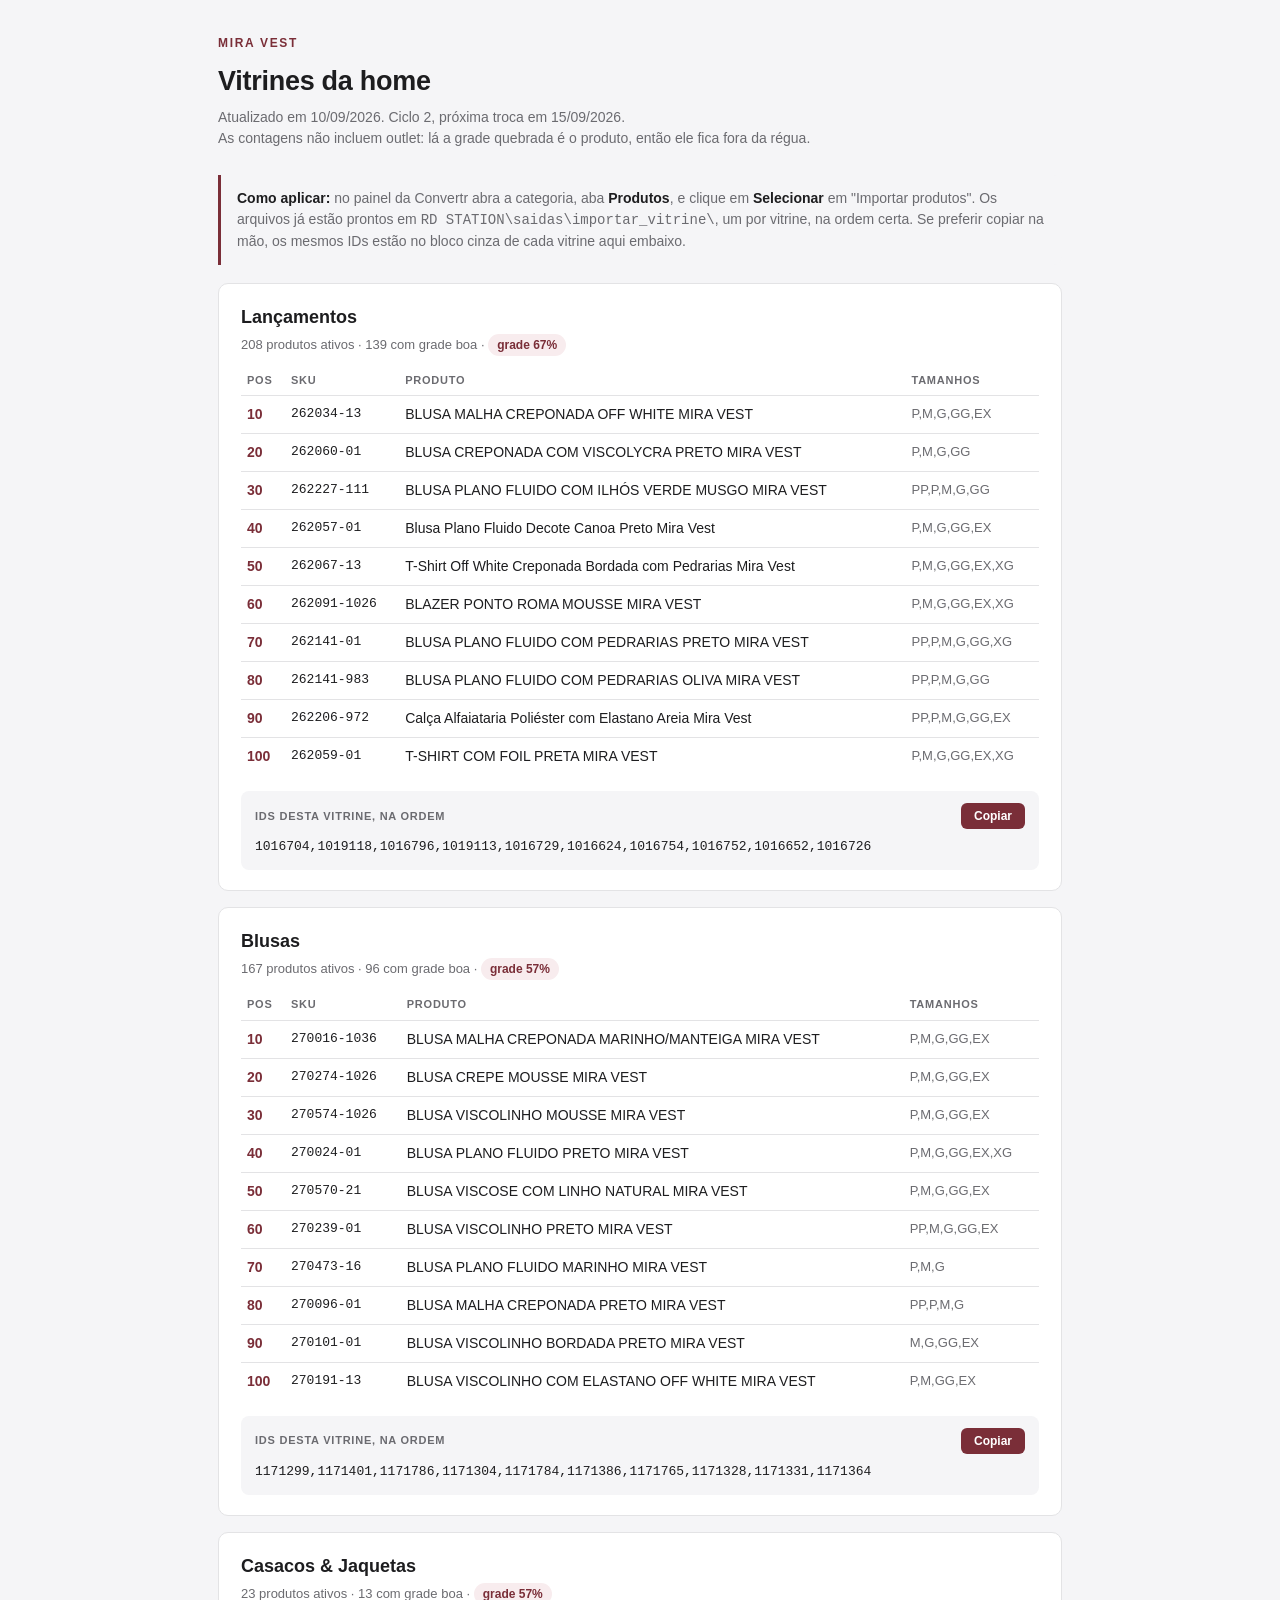
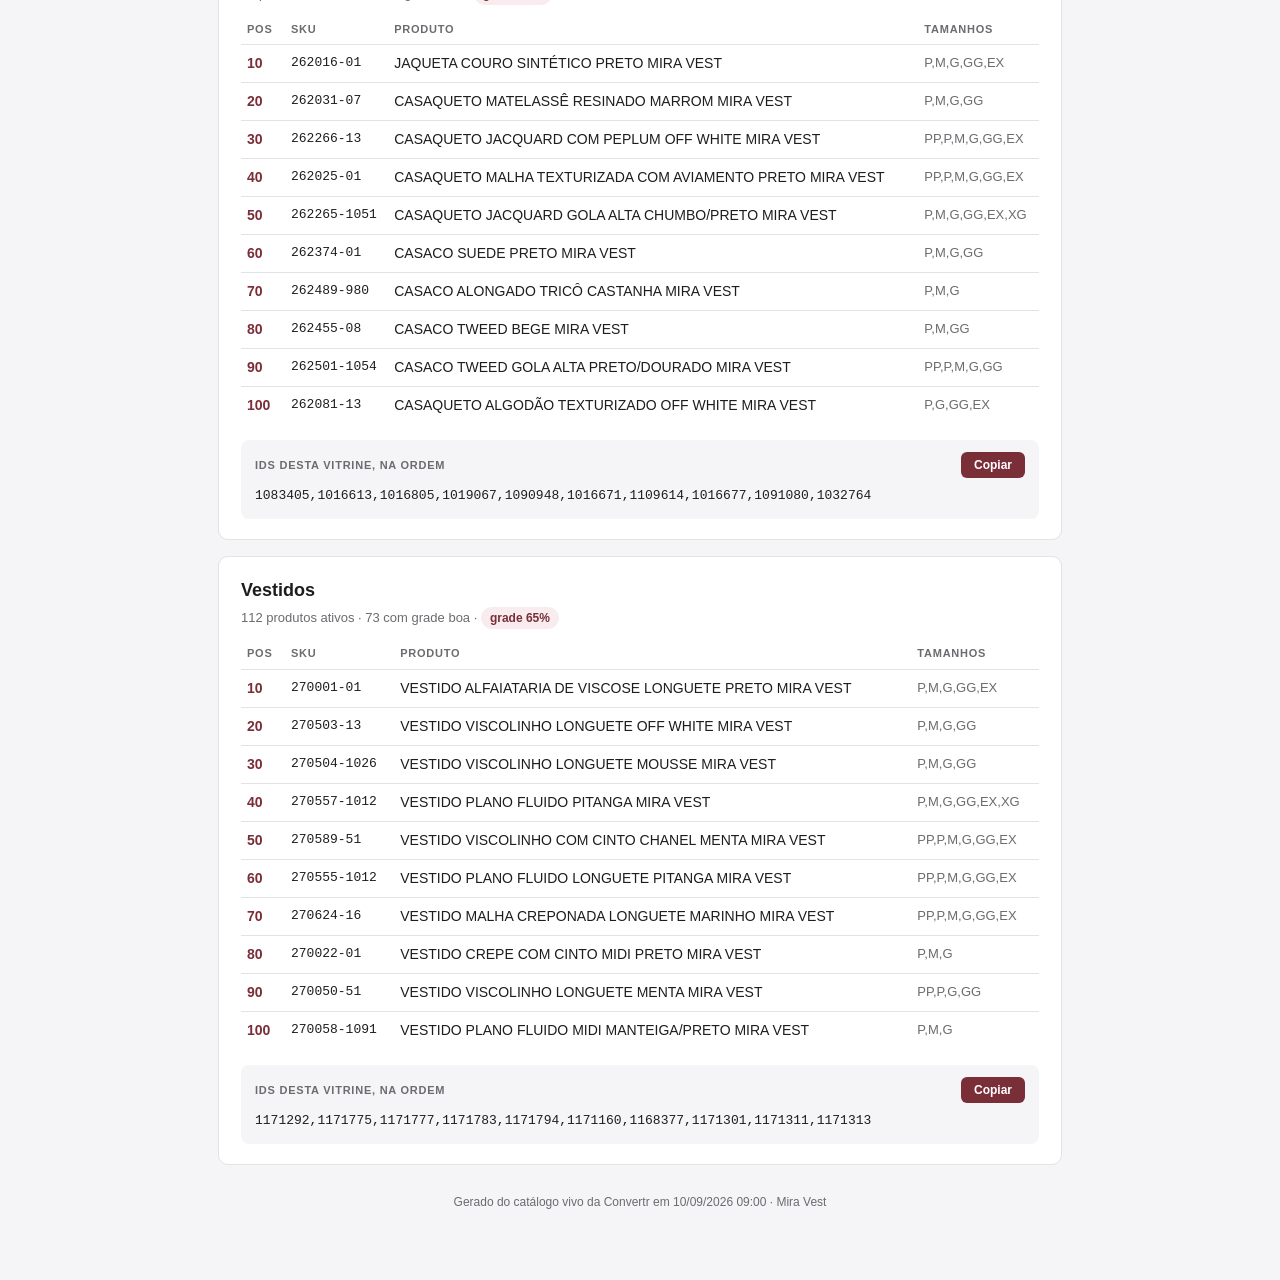
<file: vitrine.html>
<!doctype html>
<html lang="pt-BR"><head><meta charset="utf-8">
<meta name="viewport" content="width=device-width,initial-scale=1">
<title>Vitrines da home · Mira Vest</title><style>:root{--wine:#7A2E38;--ink:#1D1D1F;--soft:#6B6B70;--paper:#fff;--tint:#F5F5F7;
--line:#E3E3E5;--r:10px;--sans:ui-sans-serif,-apple-system,BlinkMacSystemFont,"Segoe UI",Inter,Roboto,Arial,sans-serif}
*{box-sizing:border-box}body{margin:0;background:var(--tint);color:var(--ink);
font-family:var(--sans);line-height:1.5;-webkit-font-smoothing:antialiased}
.wrap{max-width:880px;margin:0 auto;padding:34px 18px 70px}
.kicker{font-size:12px;letter-spacing:.14em;text-transform:uppercase;color:var(--wine);font-weight:600}
h1{font-size:27px;margin:9px 0 5px;font-weight:650;letter-spacing:-.01em}
.sub{color:var(--soft);font-size:14px;margin:0 0 26px}
section{background:var(--paper);border:1px solid var(--line);border-radius:var(--r);
padding:20px 22px;margin:16px 0}
h2{font-size:18px;margin:0;font-weight:640}
.meta{color:var(--soft);font-size:13px;margin:3px 0 16px}
table{width:100%;border-collapse:collapse;font-size:14px}
th{text-align:left;font-weight:600;color:var(--soft);font-size:11px;text-transform:uppercase;
letter-spacing:.07em;padding:0 6px 7px;border-bottom:1px solid var(--line)}
td{padding:8px 6px;border-bottom:1px solid var(--line);vertical-align:top}
tr:last-child td{border-bottom:0}
.pos{font-weight:680;font-variant-numeric:tabular-nums;color:var(--wine);width:44px}
.sku{font-family:ui-monospace,SFMono-Regular,Menlo,monospace;font-size:13px;white-space:nowrap}
.tam{color:var(--soft);font-size:13px;white-space:nowrap}
.tirar{background:#F8ECEE;border-radius:8px;padding:12px 14px;margin:0 0 16px}
.tirar h3{margin:0 0 8px;font-size:13px;text-transform:uppercase;letter-spacing:.07em;color:var(--wine)}
.tirar table{font-size:13px}.tirar td{border-bottom-color:#EFDCDF}
.pill{display:inline-block;padding:2px 9px;border-radius:99px;font-size:12px;font-weight:600}
.ok{background:#EAF3EC;color:#2C6B3F}.mid{background:#FBF2E4;color:#8F4F1C}.bad{background:#F8ECEE;color:var(--wine)}
.como{background:var(--tint);border-left:3px solid var(--wine);border-radius:0 8px 8px 0;
padding:13px 16px;font-size:14px;color:var(--soft);margin:0 0 18px}
.como b{color:var(--ink)}
.ids{margin-top:16px;background:var(--tint);border-radius:8px;padding:12px 14px}
.ids-top{display:flex;align-items:center;justify-content:space-between;gap:10px;margin-bottom:7px}
.ids-top span{font-size:11px;text-transform:uppercase;letter-spacing:.07em;color:var(--soft);font-weight:600}
.ids code{display:block;font-family:ui-monospace,SFMono-Regular,Menlo,monospace;font-size:13px;
color:var(--ink);word-break:break-all;line-height:1.7}
.ids button{background:var(--wine);color:#fff;border:0;border-radius:6px;padding:6px 13px;
font-size:12px;font-weight:600;cursor:pointer;font-family:inherit;white-space:nowrap}
.ids button:active{opacity:.75}
footer{color:var(--soft);font-size:12px;text-align:center;margin-top:28px}
@media(max-width:560px){.wrap{padding:22px 12px 50px}h1{font-size:22px}
td,th{padding-left:3px;padding-right:3px}.nome{font-size:13px}}</style></head><body>
<div class="wrap">
<div class="kicker">Mira Vest</div>
<h1>Vitrines da home</h1>
<p class="sub">Atualizado em 10/09/2026. Ciclo 2, próxima troca em 15/09/2026.<br>
As contagens não incluem outlet: lá a grade quebrada é o produto, então ele fica fora da régua.</p>
<div class="como">
<b>Como aplicar:</b> no painel da Convertr abra a categoria, aba <b>Produtos</b>, e clique em
<b>Selecionar</b> em "Importar produtos". Os arquivos já estão prontos em
<code>RD STATION\saidas\importar_vitrine\</code>, um por vitrine, na ordem certa.
Se preferir copiar na mão, os mesmos IDs estão no bloco cinza de cada vitrine aqui embaixo.
</div>
<section>
<h2>Lançamentos</h2>
<p class="meta">208 produtos ativos · 139 com grade boa · <span class="pill bad">grade 67%</span></p>

<table><thead><tr><th>Pos</th><th>SKU</th><th>Produto</th><th>Tamanhos</th></tr></thead>
<tbody><tr><td class='pos'>10</td><td class='sku'>262034-13</td><td class='nome'>BLUSA MALHA CREPONADA OFF WHITE MIRA VEST</td><td class='tam'>P,M,G,GG,EX</td></tr><tr><td class='pos'>20</td><td class='sku'>262060-01</td><td class='nome'>BLUSA CREPONADA COM VISCOLYCRA PRETO MIRA VEST</td><td class='tam'>P,M,G,GG</td></tr><tr><td class='pos'>30</td><td class='sku'>262227-111</td><td class='nome'>BLUSA PLANO FLUIDO COM ILHÓS VERDE MUSGO MIRA VEST</td><td class='tam'>PP,P,M,G,GG</td></tr><tr><td class='pos'>40</td><td class='sku'>262057-01</td><td class='nome'>Blusa Plano Fluido Decote Canoa Preto Mira Vest</td><td class='tam'>P,M,G,GG,EX</td></tr><tr><td class='pos'>50</td><td class='sku'>262067-13</td><td class='nome'>T-Shirt Off White Creponada Bordada com Pedrarias Mira Vest</td><td class='tam'>P,M,G,GG,EX,XG</td></tr><tr><td class='pos'>60</td><td class='sku'>262091-1026</td><td class='nome'>BLAZER PONTO ROMA MOUSSE MIRA VEST</td><td class='tam'>P,M,G,GG,EX,XG</td></tr><tr><td class='pos'>70</td><td class='sku'>262141-01</td><td class='nome'>BLUSA PLANO FLUIDO COM PEDRARIAS PRETO MIRA VEST</td><td class='tam'>PP,P,M,G,GG,XG</td></tr><tr><td class='pos'>80</td><td class='sku'>262141-983</td><td class='nome'>BLUSA PLANO FLUIDO COM PEDRARIAS OLIVA MIRA VEST</td><td class='tam'>PP,P,M,G,GG</td></tr><tr><td class='pos'>90</td><td class='sku'>262206-972</td><td class='nome'>Calça Alfaiataria Poliéster com Elastano Areia Mira Vest</td><td class='tam'>PP,P,M,G,GG,EX</td></tr><tr><td class='pos'>100</td><td class='sku'>262059-01</td><td class='nome'>T-SHIRT COM FOIL PRETA MIRA VEST</td><td class='tam'>P,M,G,GG,EX,XG</td></tr></tbody></table>
<div class="ids">
  <div class="ids-top"><span>IDs desta vitrine, na ordem</span>
  <button onclick="cp('ids32827',this)">Copiar</button></div>
  <code id="ids32827">1016704,1019118,1016796,1019113,1016729,1016624,1016754,1016752,1016652,1016726</code>
</div>
</section><section>
<h2>Blusas</h2>
<p class="meta">167 produtos ativos · 96 com grade boa · <span class="pill bad">grade 57%</span></p>

<table><thead><tr><th>Pos</th><th>SKU</th><th>Produto</th><th>Tamanhos</th></tr></thead>
<tbody><tr><td class='pos'>10</td><td class='sku'>270016-1036</td><td class='nome'>BLUSA MALHA CREPONADA MARINHO/MANTEIGA MIRA VEST</td><td class='tam'>P,M,G,GG,EX</td></tr><tr><td class='pos'>20</td><td class='sku'>270274-1026</td><td class='nome'>BLUSA CREPE MOUSSE MIRA VEST</td><td class='tam'>P,M,G,GG,EX</td></tr><tr><td class='pos'>30</td><td class='sku'>270574-1026</td><td class='nome'>BLUSA VISCOLINHO MOUSSE MIRA VEST</td><td class='tam'>P,M,G,GG,EX</td></tr><tr><td class='pos'>40</td><td class='sku'>270024-01</td><td class='nome'>BLUSA PLANO FLUIDO PRETO MIRA VEST</td><td class='tam'>P,M,G,GG,EX,XG</td></tr><tr><td class='pos'>50</td><td class='sku'>270570-21</td><td class='nome'>BLUSA VISCOSE COM LINHO NATURAL MIRA VEST</td><td class='tam'>P,M,G,GG,EX</td></tr><tr><td class='pos'>60</td><td class='sku'>270239-01</td><td class='nome'>BLUSA VISCOLINHO PRETO MIRA VEST</td><td class='tam'>PP,M,G,GG,EX</td></tr><tr><td class='pos'>70</td><td class='sku'>270473-16</td><td class='nome'>BLUSA PLANO FLUIDO MARINHO MIRA VEST</td><td class='tam'>P,M,G</td></tr><tr><td class='pos'>80</td><td class='sku'>270096-01</td><td class='nome'>BLUSA MALHA CREPONADA PRETO MIRA VEST</td><td class='tam'>PP,P,M,G</td></tr><tr><td class='pos'>90</td><td class='sku'>270101-01</td><td class='nome'>BLUSA VISCOLINHO BORDADA PRETO MIRA VEST</td><td class='tam'>M,G,GG,EX</td></tr><tr><td class='pos'>100</td><td class='sku'>270191-13</td><td class='nome'>BLUSA VISCOLINHO COM ELASTANO OFF WHITE MIRA VEST</td><td class='tam'>P,M,GG,EX</td></tr></tbody></table>
<div class="ids">
  <div class="ids-top"><span>IDs desta vitrine, na ordem</span>
  <button onclick="cp('ids28580',this)">Copiar</button></div>
  <code id="ids28580">1171299,1171401,1171786,1171304,1171784,1171386,1171765,1171328,1171331,1171364</code>
</div>
</section><section>
<h2>Casacos & Jaquetas</h2>
<p class="meta">23 produtos ativos · 13 com grade boa · <span class="pill bad">grade 57%</span></p>

<table><thead><tr><th>Pos</th><th>SKU</th><th>Produto</th><th>Tamanhos</th></tr></thead>
<tbody><tr><td class='pos'>10</td><td class='sku'>262016-01</td><td class='nome'>JAQUETA COURO SINTÉTICO PRETO MIRA VEST</td><td class='tam'>P,M,G,GG,EX</td></tr><tr><td class='pos'>20</td><td class='sku'>262031-07</td><td class='nome'>CASAQUETO MATELASSÊ RESINADO MARROM MIRA VEST</td><td class='tam'>P,M,G,GG</td></tr><tr><td class='pos'>30</td><td class='sku'>262266-13</td><td class='nome'>CASAQUETO JACQUARD COM PEPLUM OFF WHITE MIRA VEST</td><td class='tam'>PP,P,M,G,GG,EX</td></tr><tr><td class='pos'>40</td><td class='sku'>262025-01</td><td class='nome'>CASAQUETO MALHA TEXTURIZADA COM AVIAMENTO PRETO MIRA VEST</td><td class='tam'>PP,P,M,G,GG,EX</td></tr><tr><td class='pos'>50</td><td class='sku'>262265-1051</td><td class='nome'>CASAQUETO JACQUARD GOLA ALTA CHUMBO/PRETO MIRA VEST</td><td class='tam'>P,M,G,GG,EX,XG</td></tr><tr><td class='pos'>60</td><td class='sku'>262374-01</td><td class='nome'>CASACO SUEDE PRETO MIRA VEST</td><td class='tam'>P,M,G,GG</td></tr><tr><td class='pos'>70</td><td class='sku'>262489-980</td><td class='nome'>CASACO ALONGADO TRICÔ CASTANHA MIRA VEST</td><td class='tam'>P,M,G</td></tr><tr><td class='pos'>80</td><td class='sku'>262455-08</td><td class='nome'>CASACO TWEED BEGE MIRA VEST</td><td class='tam'>P,M,GG</td></tr><tr><td class='pos'>90</td><td class='sku'>262501-1054</td><td class='nome'>CASACO TWEED GOLA ALTA PRETO/DOURADO MIRA VEST</td><td class='tam'>PP,P,M,G,GG</td></tr><tr><td class='pos'>100</td><td class='sku'>262081-13</td><td class='nome'>CASAQUETO ALGODÃO TEXTURIZADO OFF WHITE MIRA VEST</td><td class='tam'>P,G,GG,EX</td></tr></tbody></table>
<div class="ids">
  <div class="ids-top"><span>IDs desta vitrine, na ordem</span>
  <button onclick="cp('ids30717',this)">Copiar</button></div>
  <code id="ids30717">1083405,1016613,1016805,1019067,1090948,1016671,1109614,1016677,1091080,1032764</code>
</div>
</section><section>
<h2>Vestidos</h2>
<p class="meta">112 produtos ativos · 73 com grade boa · <span class="pill bad">grade 65%</span></p>

<table><thead><tr><th>Pos</th><th>SKU</th><th>Produto</th><th>Tamanhos</th></tr></thead>
<tbody><tr><td class='pos'>10</td><td class='sku'>270001-01</td><td class='nome'>VESTIDO ALFAIATARIA DE VISCOSE LONGUETE PRETO MIRA VEST</td><td class='tam'>P,M,G,GG,EX</td></tr><tr><td class='pos'>20</td><td class='sku'>270503-13</td><td class='nome'>VESTIDO VISCOLINHO LONGUETE OFF WHITE MIRA VEST</td><td class='tam'>P,M,G,GG</td></tr><tr><td class='pos'>30</td><td class='sku'>270504-1026</td><td class='nome'>VESTIDO VISCOLINHO LONGUETE MOUSSE MIRA VEST</td><td class='tam'>P,M,G,GG</td></tr><tr><td class='pos'>40</td><td class='sku'>270557-1012</td><td class='nome'>VESTIDO PLANO FLUIDO PITANGA MIRA VEST</td><td class='tam'>P,M,G,GG,EX,XG</td></tr><tr><td class='pos'>50</td><td class='sku'>270589-51</td><td class='nome'>VESTIDO VISCOLINHO COM CINTO CHANEL MENTA MIRA VEST</td><td class='tam'>PP,P,M,G,GG,EX</td></tr><tr><td class='pos'>60</td><td class='sku'>270555-1012</td><td class='nome'>VESTIDO PLANO FLUIDO LONGUETE PITANGA MIRA VEST</td><td class='tam'>PP,P,M,G,GG,EX</td></tr><tr><td class='pos'>70</td><td class='sku'>270624-16</td><td class='nome'>VESTIDO MALHA CREPONADA LONGUETE MARINHO MIRA VEST</td><td class='tam'>PP,P,M,G,GG,EX</td></tr><tr><td class='pos'>80</td><td class='sku'>270022-01</td><td class='nome'>VESTIDO CREPE COM CINTO MIDI PRETO MIRA VEST</td><td class='tam'>P,M,G</td></tr><tr><td class='pos'>90</td><td class='sku'>270050-51</td><td class='nome'>VESTIDO VISCOLINHO LONGUETE MENTA MIRA VEST</td><td class='tam'>PP,P,G,GG</td></tr><tr><td class='pos'>100</td><td class='sku'>270058-1091</td><td class='nome'>VESTIDO PLANO FLUIDO MIDI MANTEIGA/PRETO MIRA VEST</td><td class='tam'>P,M,G</td></tr></tbody></table>
<div class="ids">
  <div class="ids-top"><span>IDs desta vitrine, na ordem</span>
  <button onclick="cp('ids28582',this)">Copiar</button></div>
  <code id="ids28582">1171292,1171775,1171777,1171783,1171794,1171160,1168377,1171301,1171311,1171313</code>
</div>
</section>
<footer>Gerado do catálogo vivo da Convertr em 10/09/2026 09:00 · Mira Vest</footer>
<script>function cp(id,b){navigator.clipboard.writeText(document.getElementById(id).textContent)
.then(function(){var t=b.textContent;b.textContent='Copiado';setTimeout(function(){b.textContent=t},1600)})}</script>
</div></body></html>
</file>
